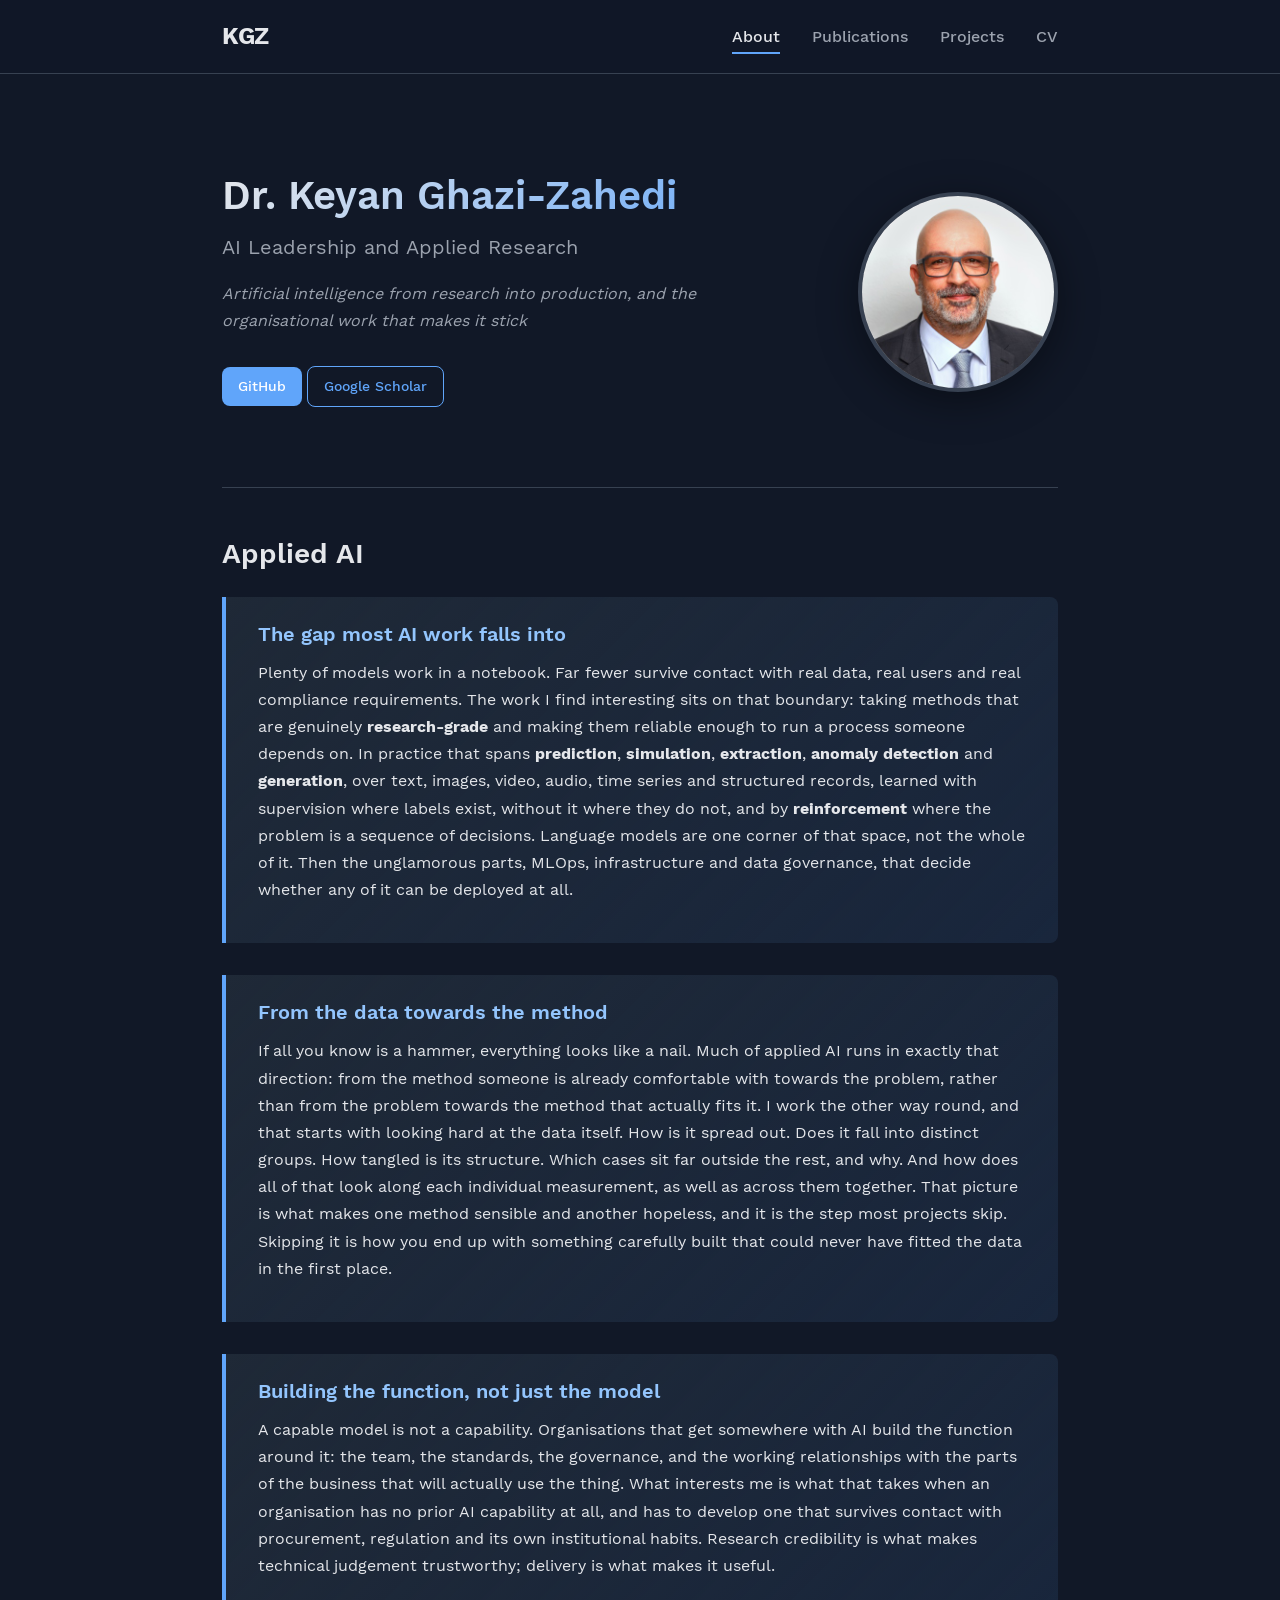
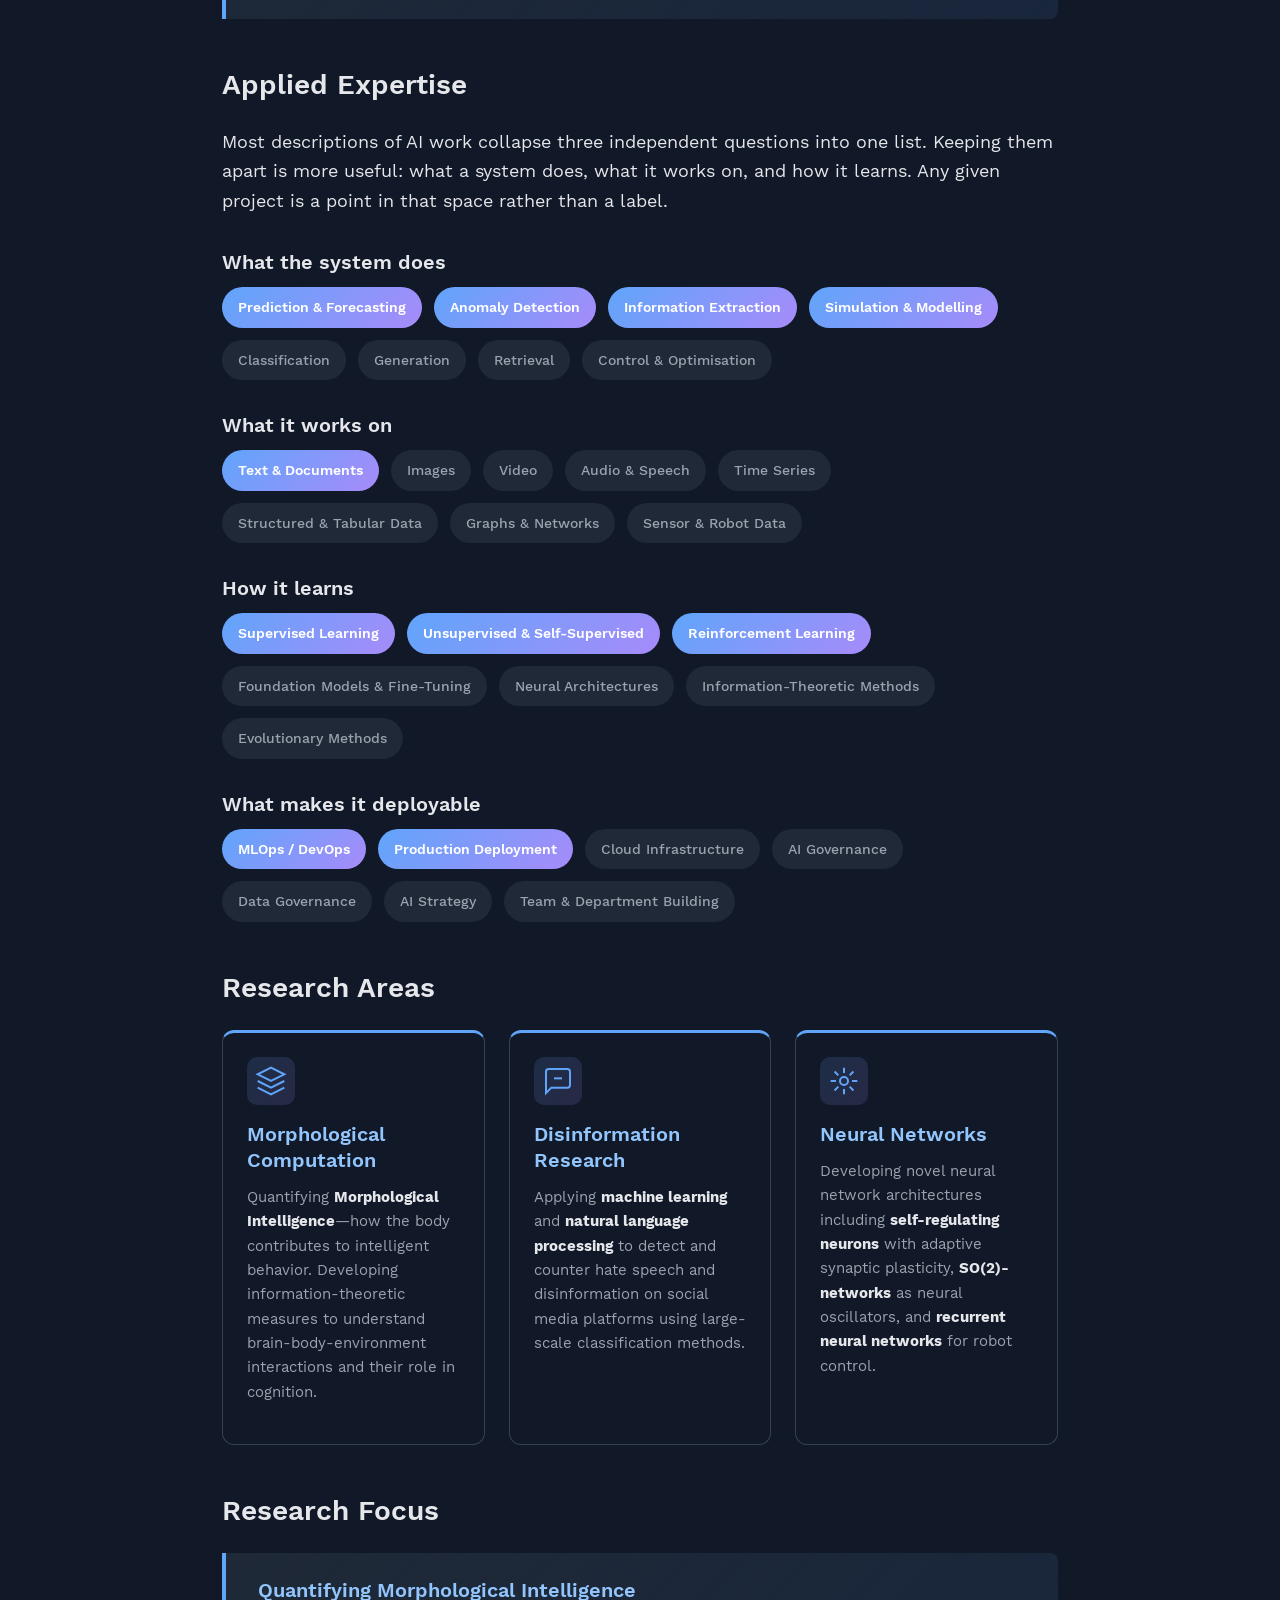
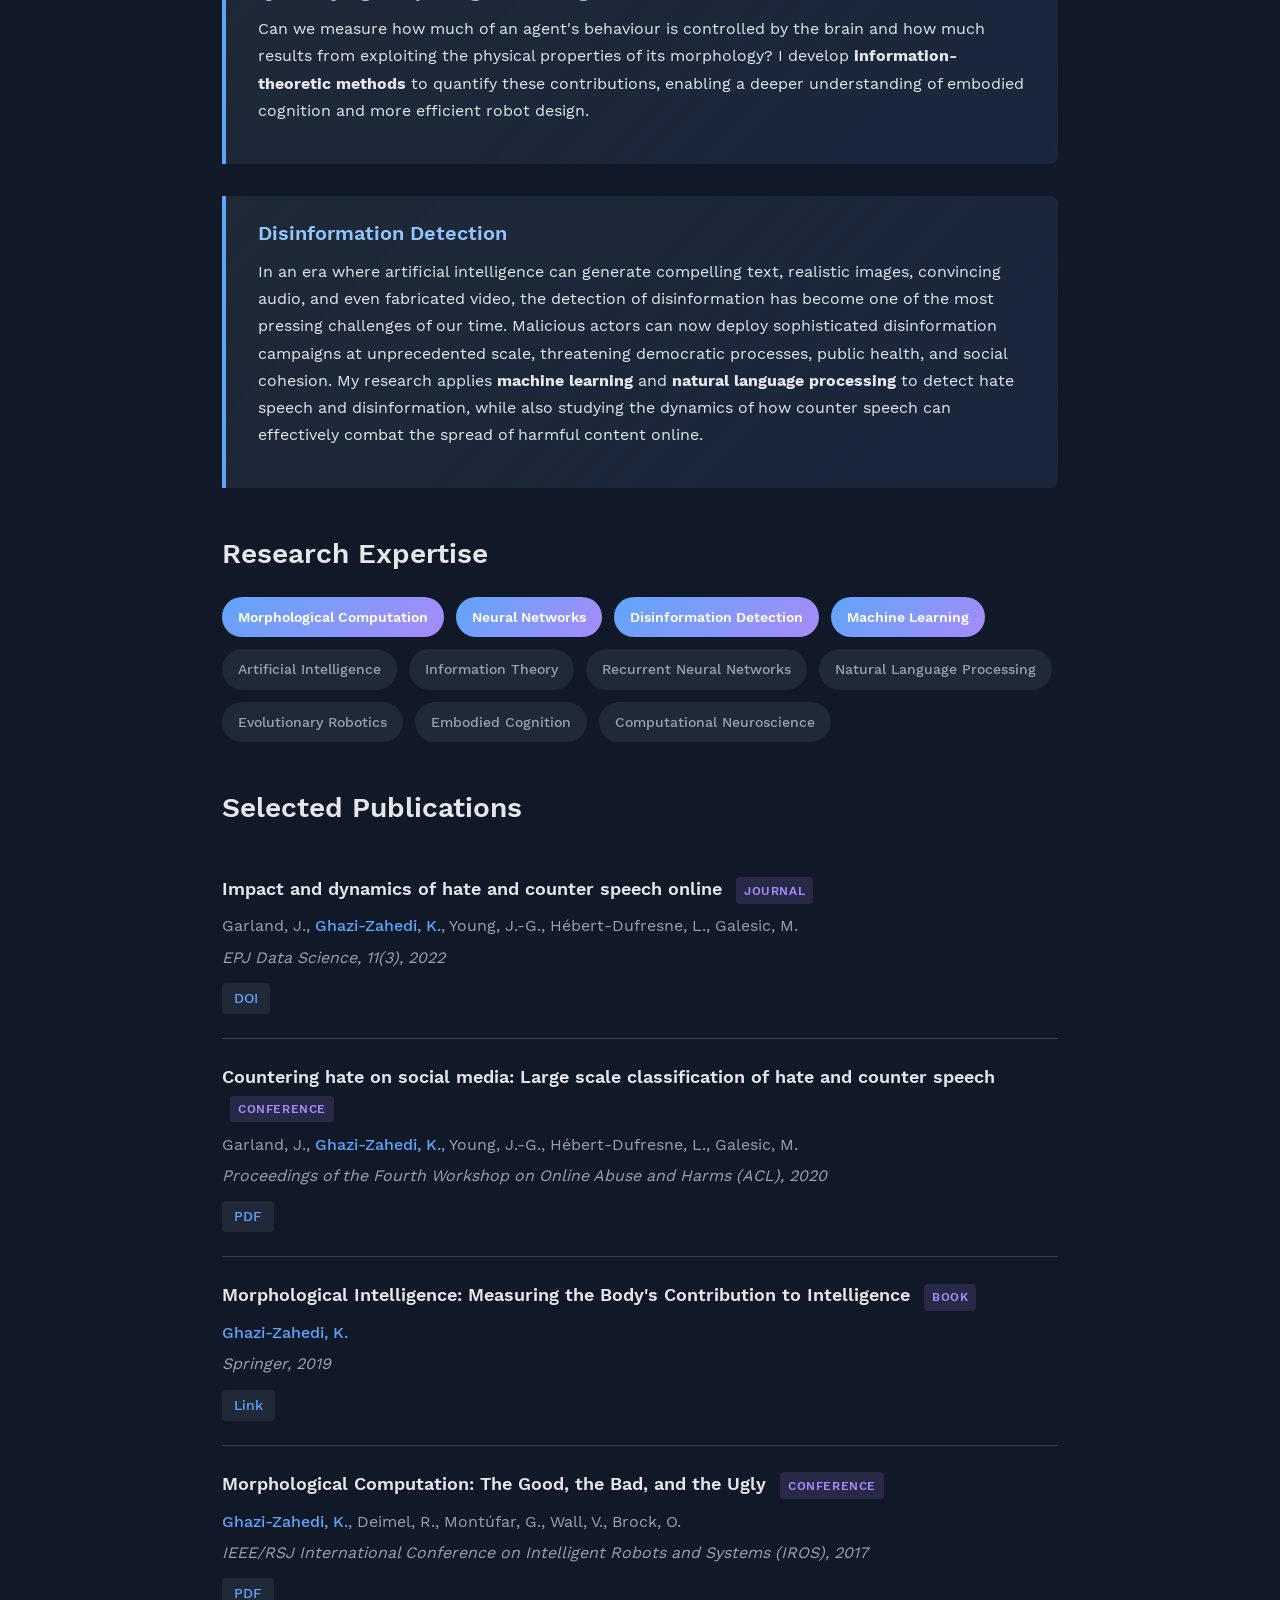
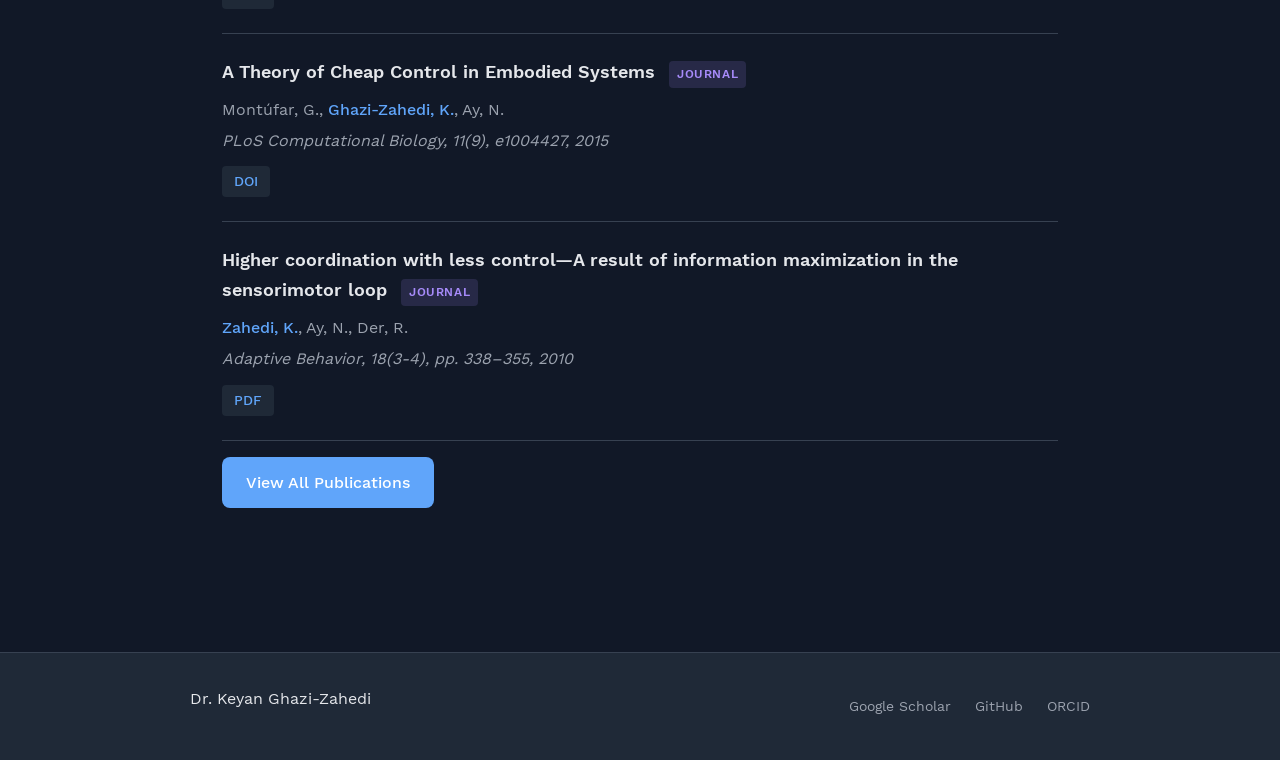
<file: index.html>
<!DOCTYPE html>
<html lang="en">
<head>
    <meta charset="UTF-8">
    <meta name="viewport" content="width=device-width, initial-scale=1.0">
    <title>Dr. Keyan Ghazi-Zahedi - AI Leadership and Applied Research</title>
    <meta name="description" content="Artificial intelligence from research into production: language model and retrieval pipelines, agentic systems, MLOps, and building the AI function inside an organisation. Research in morphological computation, neural networks and disinformation detection.">
    <link rel="stylesheet" href="css/style.css">
</head>
<body>
    <nav class="navbar">
        <div class="nav-container">
            <a href="index.html" class="nav-brand">KGZ</a>
            <ul class="nav-menu">
                <li><a href="index.html" class="nav-link active">About</a></li>
                <li><a href="publications.html" class="nav-link">Publications</a></li>
                <li><a href="projects.html" class="nav-link">Projects</a></li>
                <li><a href="cv.html" class="nav-link">CV</a></li>
            </ul>
            <button class="nav-toggle" aria-label="Toggle navigation">
                <span></span>
                <span></span>
                <span></span>
            </button>
        </div>
    </nav>

    <main class="main-content">
        <section class="hero">
            <div class="hero-content">
                <div class="hero-text">
                    <h1>Dr. Keyan Ghazi-Zahedi</h1>
                    <p class="subtitle">AI Leadership and Applied Research</p>
                    <p class="hero-tagline">Artificial intelligence from research into production, and the organisational work that makes it stick</p>
                    <p>
                        <a href="https://github.com/kzahedi" target="_blank" rel="noopener" class="btn btn-small">GitHub</a>
                        <a href="https://scholar.google.de/citations?user=ClJlXDIAAAAJ" target="_blank" rel="noopener" class="btn btn-small btn-secondary">Google Scholar</a>
                    </p>
                </div>
                <div class="hero-image">
                    <img src="assets/images/profile.jpg" alt="Dr. Keyan Ghazi-Zahedi" class="profile-img">
                </div>
            </div>
        </section>

        <section class="section">
            <h2>Applied AI</h2>
            <div class="highlight-box">
                <h3>The gap most AI work falls into</h3>
                <p>Plenty of models work in a notebook. Far fewer survive contact with real data, real users and real compliance requirements. The work I find interesting sits on that boundary: taking methods that are genuinely <strong>research-grade</strong> and making them reliable enough to run a process someone depends on. In practice that spans <strong>prediction</strong>, <strong>simulation</strong>, <strong>extraction</strong>, <strong>anomaly detection</strong> and <strong>generation</strong>, over text, images, video, audio, time series and structured records, learned with supervision where labels exist, without it where they do not, and by <strong>reinforcement</strong> where the problem is a sequence of decisions. Language models are one corner of that space, not the whole of it. Then the unglamorous parts, MLOps, infrastructure and data governance, that decide whether any of it can be deployed at all.</p>
            </div>
            <div class="highlight-box">
                <h3>From the data towards the method</h3>
                <p>If all you know is a hammer, everything looks like a nail. Much of applied AI runs in exactly that direction: from the method someone is already comfortable with towards the problem, rather than from the problem towards the method that actually fits it. I work the other way round, and that starts with looking hard at the data itself. How is it spread out. Does it fall into distinct groups. How tangled is its structure. Which cases sit far outside the rest, and why. And how does all of that look along each individual measurement, as well as across them together. That picture is what makes one method sensible and another hopeless, and it is the step most projects skip. Skipping it is how you end up with something carefully built that could never have fitted the data in the first place.</p>
            </div>
            <div class="highlight-box">
                <h3>Building the function, not just the model</h3>
                <p>A capable model is not a capability. Organisations that get somewhere with AI build the function around it: the team, the standards, the governance, and the working relationships with the parts of the business that will actually use the thing. What interests me is what that takes when an organisation has no prior AI capability at all, and has to develop one that survives contact with procurement, regulation and its own institutional habits. Research credibility is what makes technical judgement trustworthy; delivery is what makes it useful.</p>
            </div>
        </section>

        <section class="section">
            <h2>Applied Expertise</h2>
            <p class="research-intro">Most descriptions of AI work collapse three independent questions into one list. Keeping them apart is more useful: what a system does, what it works on, and how it learns. Any given project is a point in that space rather than a label.</p>

            <h3>What the system does</h3>
            <div class="tags">
                <span class="tag highlight-tag">Prediction &amp; Forecasting</span>
                <span class="tag highlight-tag">Anomaly Detection</span>
                <span class="tag highlight-tag">Information Extraction</span>
                <span class="tag highlight-tag">Simulation &amp; Modelling</span>
                <span class="tag">Classification</span>
                <span class="tag">Generation</span>
                <span class="tag">Retrieval</span>
                <span class="tag">Control &amp; Optimisation</span>
            </div>

            <h3>What it works on</h3>
            <div class="tags">
                <span class="tag highlight-tag">Text &amp; Documents</span>
                <span class="tag">Images</span>
                <span class="tag">Video</span>
                <span class="tag">Audio &amp; Speech</span>
                <span class="tag">Time Series</span>
                <span class="tag">Structured &amp; Tabular Data</span>
                <span class="tag">Graphs &amp; Networks</span>
                <span class="tag">Sensor &amp; Robot Data</span>
            </div>

            <h3>How it learns</h3>
            <div class="tags">
                <span class="tag highlight-tag">Supervised Learning</span>
                <span class="tag highlight-tag">Unsupervised &amp; Self-Supervised</span>
                <span class="tag highlight-tag">Reinforcement Learning</span>
                <span class="tag">Foundation Models &amp; Fine-Tuning</span>
                <span class="tag">Neural Architectures</span>
                <span class="tag">Information-Theoretic Methods</span>
                <span class="tag">Evolutionary Methods</span>
            </div>

            <h3>What makes it deployable</h3>
            <div class="tags">
                <span class="tag highlight-tag">MLOps / DevOps</span>
                <span class="tag highlight-tag">Production Deployment</span>
                <span class="tag">Cloud Infrastructure</span>
                <span class="tag">AI Governance</span>
                <span class="tag">Data Governance</span>
                <span class="tag">AI Strategy</span>
                <span class="tag">Team &amp; Department Building</span>
            </div>
        </section>

        <section class="section">
            <h2>Research Areas</h2>
            <div class="research-cards three-columns">
                <div class="research-card featured">
                    <div class="card-icon">
                        <svg xmlns="http://www.w3.org/2000/svg" width="32" height="32" viewBox="0 0 24 24" fill="none" stroke="currentColor" stroke-width="1.5">
                            <path d="M12 2L2 7l10 5 10-5-10-5z"/>
                            <path d="M2 17l10 5 10-5"/>
                            <path d="M2 12l10 5 10-5"/>
                        </svg>
                    </div>
                    <h3>Morphological Computation</h3>
                    <p>Quantifying <strong>Morphological Intelligence</strong>—how the body contributes to intelligent behavior. Developing information-theoretic measures to understand brain-body-environment interactions and their role in cognition.</p>
                </div>
                <div class="research-card featured">
                    <div class="card-icon">
                        <svg xmlns="http://www.w3.org/2000/svg" width="32" height="32" viewBox="0 0 24 24" fill="none" stroke="currentColor" stroke-width="1.5">
                            <path d="M21 15a2 2 0 0 1-2 2H7l-4 4V5a2 2 0 0 1 2-2h14a2 2 0 0 1 2 2z"/>
                            <line x1="9" y1="10" x2="15" y2="10"/>
                        </svg>
                    </div>
                    <h3>Disinformation Research</h3>
                    <p>Applying <strong>machine learning</strong> and <strong>natural language processing</strong> to detect and counter hate speech and disinformation on social media platforms using large-scale classification methods.</p>
                </div>
                <div class="research-card featured">
                    <div class="card-icon">
                        <svg xmlns="http://www.w3.org/2000/svg" width="32" height="32" viewBox="0 0 24 24" fill="none" stroke="currentColor" stroke-width="1.5">
                            <circle cx="12" cy="12" r="3"/>
                            <path d="M12 2v4m0 12v4M2 12h4m12 0h4"/>
                            <path d="m4.93 4.93 2.83 2.83m8.48 8.48 2.83 2.83m0-14.14-2.83 2.83m-8.48 8.48-2.83 2.83"/>
                        </svg>
                    </div>
                    <h3>Neural Networks</h3>
                    <p>Developing novel neural network architectures including <strong>self-regulating neurons</strong> with adaptive synaptic plasticity, <strong>SO(2)-networks</strong> as neural oscillators, and <strong>recurrent neural networks</strong> for robot control.</p>
                </div>
            </div>
        </section>

        <section class="section">
            <h2>Research Focus</h2>
            <div class="highlight-box">
                <h3>Quantifying Morphological Intelligence</h3>
                <p>Can we measure how much of an agent's behaviour is controlled by the brain and how much results from exploiting the physical properties of its morphology? I develop <strong>information-theoretic methods</strong> to quantify these contributions, enabling a deeper understanding of embodied cognition and more efficient robot design.</p>
            </div>
            <div class="highlight-box">
                <h3>Disinformation Detection</h3>
                <p>In an era where artificial intelligence can generate compelling text, realistic images, convincing audio, and even fabricated video, the detection of disinformation has become one of the most pressing challenges of our time. Malicious actors can now deploy sophisticated disinformation campaigns at unprecedented scale, threatening democratic processes, public health, and social cohesion. My research applies <strong>machine learning</strong> and <strong>natural language processing</strong> to detect hate speech and disinformation, while also studying the dynamics of how counter speech can effectively combat the spread of harmful content online.</p>
            </div>
        </section>

        <section class="section">
            <h2>Research Expertise</h2>
            <div class="tags">
                <span class="tag highlight-tag">Morphological Computation</span>
                <span class="tag highlight-tag">Neural Networks</span>
                <span class="tag highlight-tag">Disinformation Detection</span>
                <span class="tag highlight-tag">Machine Learning</span>
                <span class="tag">Artificial Intelligence</span>
                <span class="tag">Information Theory</span>
                <span class="tag">Recurrent Neural Networks</span>
                <span class="tag">Natural Language Processing</span>
                <span class="tag">Evolutionary Robotics</span>
                <span class="tag">Embodied Cognition</span>
                <span class="tag">Computational Neuroscience</span>
            </div>
        </section>

        <section class="section">
            <h2>Selected Publications</h2>
            <div class="publication-preview" id="selected-publications">
                <!-- Populated by JavaScript -->
            </div>
            <a href="publications.html" class="btn">View All Publications</a>
        </section>
    </main>

    <footer class="footer">
        <div class="footer-content">
            <p>Dr. Keyan Ghazi-Zahedi</p>
            <div class="footer-links">
                <a href="https://scholar.google.de/citations?user=ClJlXDIAAAAJ" target="_blank" rel="noopener">Google Scholar</a>
                <a href="https://github.com/kzahedi" target="_blank" rel="noopener">GitHub</a>
                <a href="https://orcid.org/0000-0003-0409-6284" target="_blank" rel="noopener">ORCID</a>
            </div>
        </div>
    </footer>

    <script src="js/bibtex-parser.js"></script>
    <script src="js/main.js"></script>
</body>
</html>
</file>
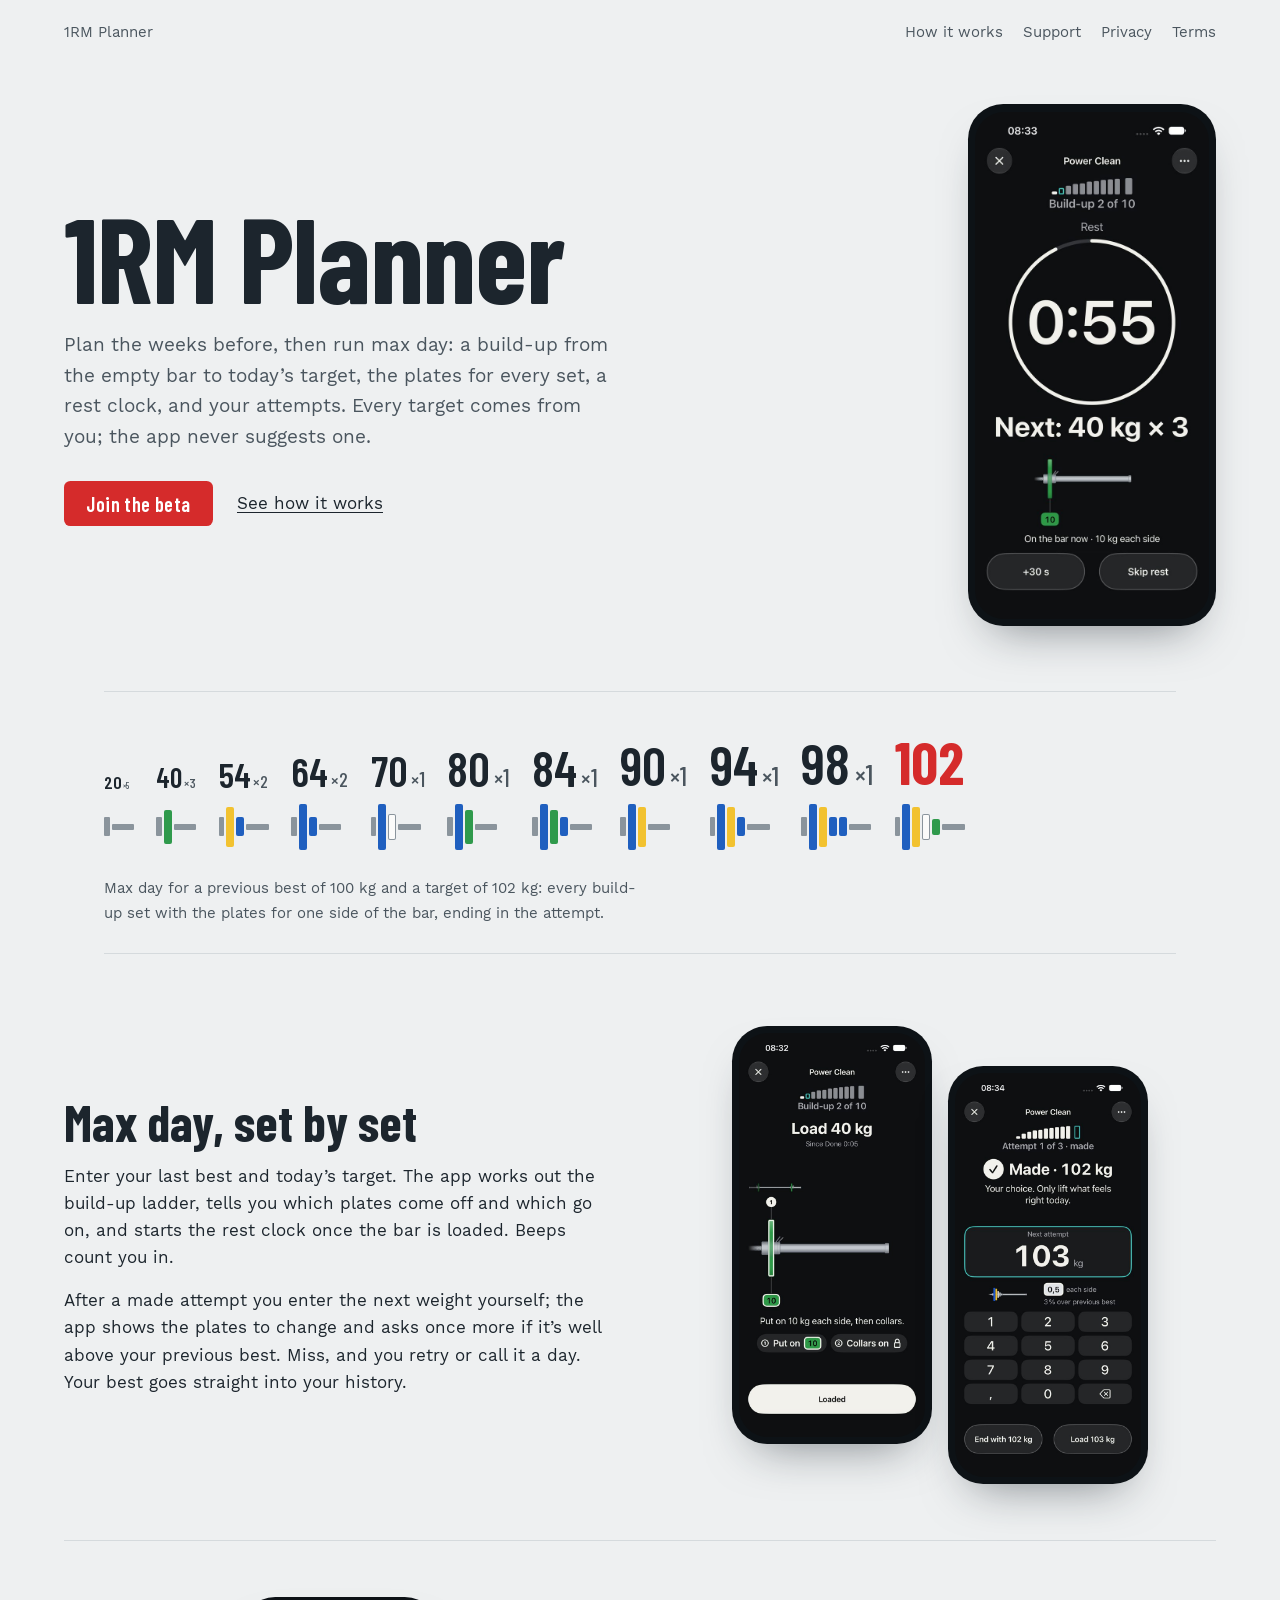
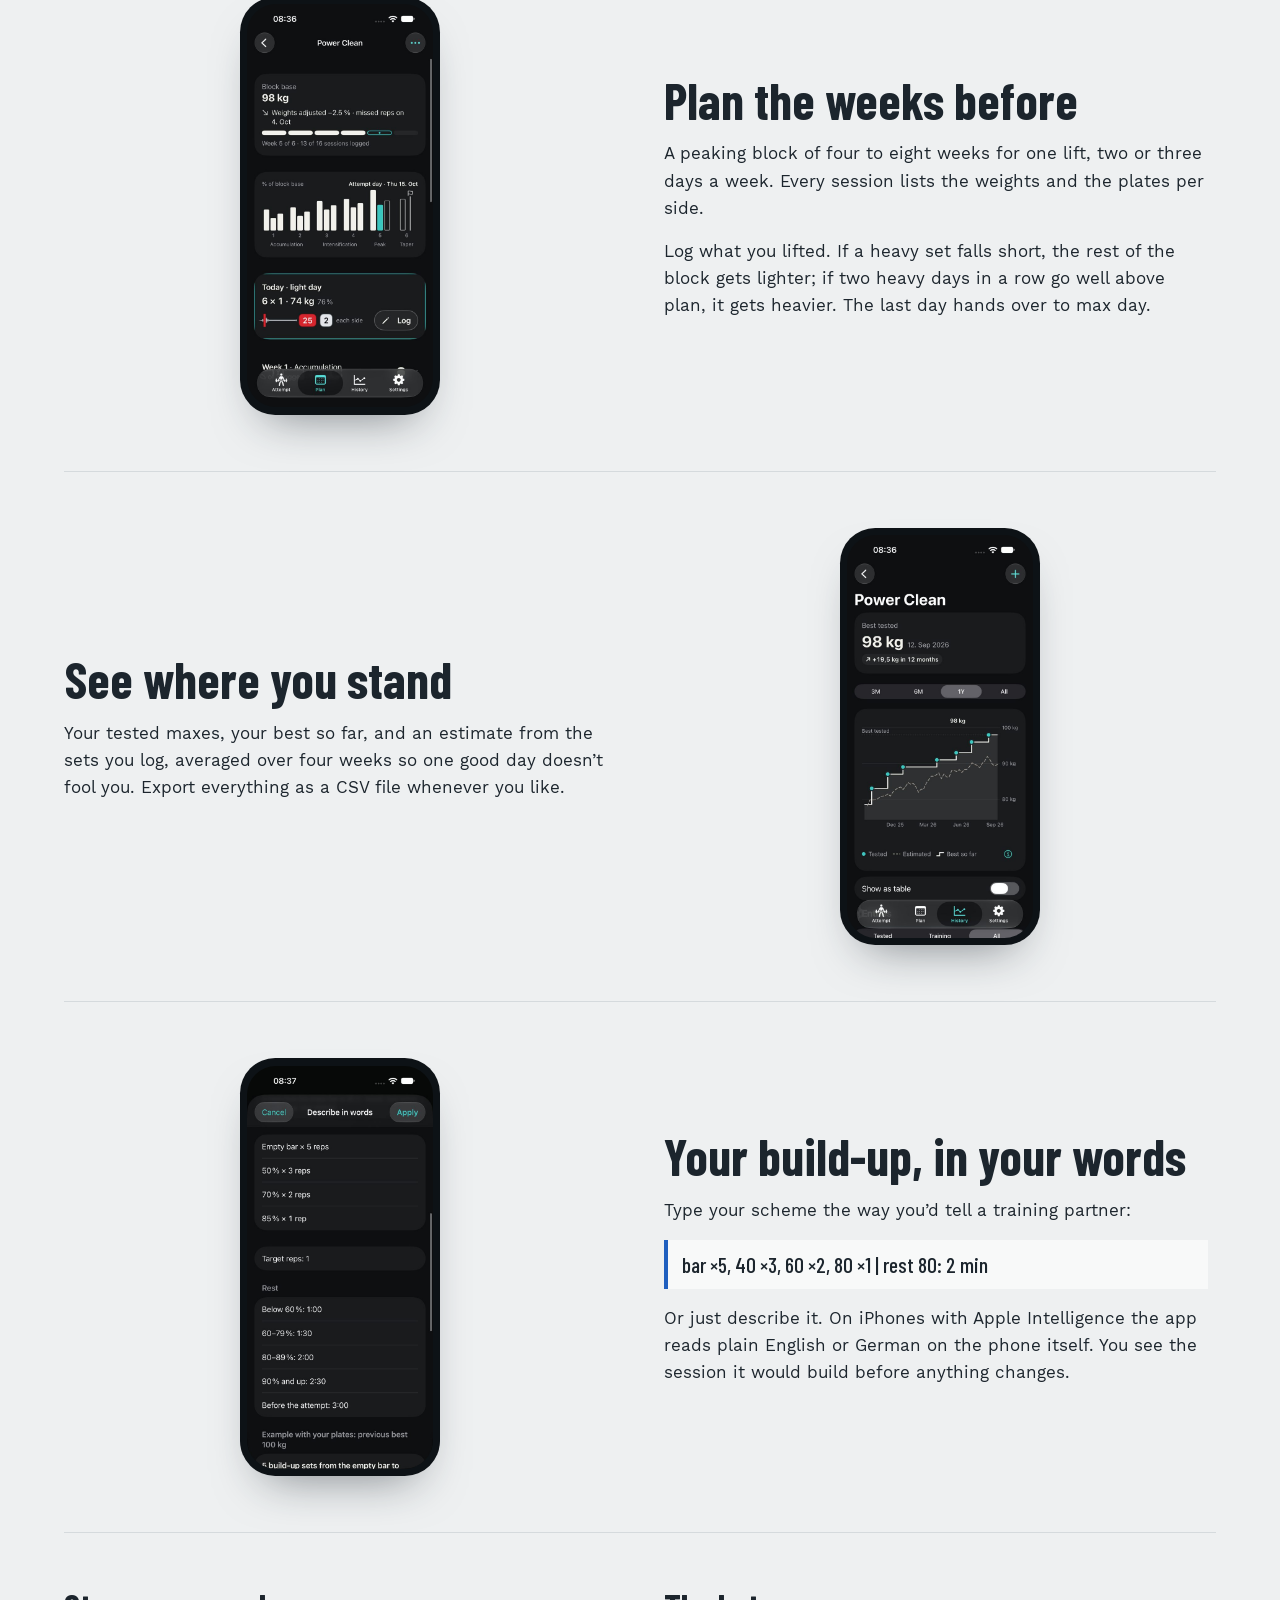
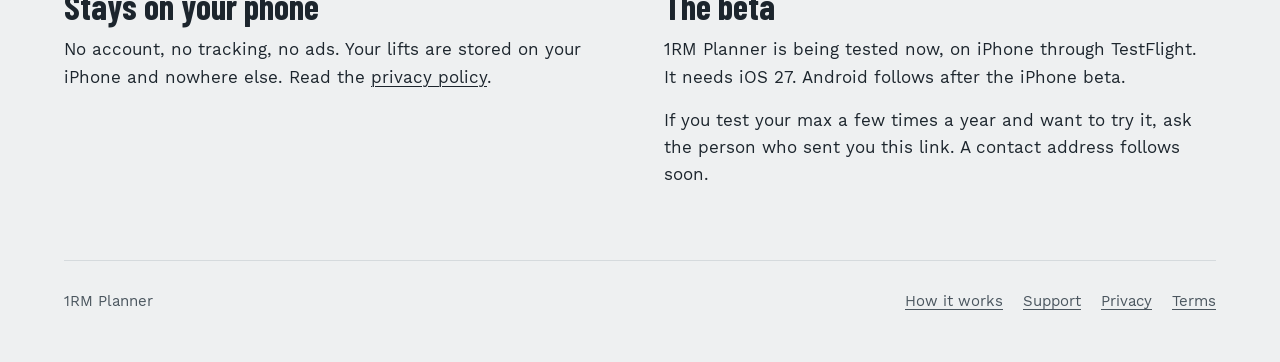
<file: 1rm/index.html>
<!DOCTYPE html>
<html lang="en">
<head>
  <meta charset="utf-8">
  <meta name="viewport" content="width=device-width, initial-scale=1">
  <title>1RM Planner: plan, build up, load and lift your max</title>
  <meta name="description" content="An iPhone app for barbell lifters: plan a peaking block, get a build-up from the empty bar to your max, see which plates go on and off, and run your attempts with a rest clock.">
  <meta name="color-scheme" content="light dark">
  <meta name="robots" content="noindex">
  <link rel="stylesheet" href="style.css">
</head>
<body>
  <div class="wrap">
    <header class="top">
      <a href="index.html">1RM Planner</a>
      <nav aria-label="1RM Planner">
        <a href="howto.html">How it works</a>
        <a href="support.html">Support</a>
        <a href="privacy.html">Privacy</a>
        <a href="terms.html">Terms</a>
      </nav>
    </header>

    <main>
      <section class="hero">
        <div>
          <h1>1RM Planner</h1>
          <p>Plan the weeks before, then run max day: a build-up from the empty bar to today&#8217;s target, the plates for every set, a rest clock, and your attempts. Every target comes from you; the app never suggests one.</p>
          <div class="actions">
            <a class="button" href="#beta">Join the beta</a>
            <a href="howto.html">See how it works</a>
          </div>
        </div>
        <div class="phone"><img src="img/rest.jpg" width="600" height="1304" alt="Rest screen: a large clock counting down in a ring, the next lift, 40 kg for 3, and the bar as it is now."></div>
      </section>

      <figure class="ladder">
        <ol aria-label="Example build-up, previous best 100 kg, target 102 kg">
          <li style="--w: 0.000; --step: 0" aria-label="20 kg for 5; per side: no plates">
            <span class="set">20<small>×5</small></span>
            <span class="plates" aria-hidden="true"></span>
          </li>
          <li style="--w: 0.244; --step: 1" aria-label="40 kg for 3; per side: 10">
            <span class="set">40<small>×3</small></span>
            <span class="plates" aria-hidden="true"><i class="p10"></i></span>
          </li>
          <li style="--w: 0.415; --step: 2" aria-label="54 kg for 2; per side: 15 + 2">
            <span class="set">54<small>×2</small></span>
            <span class="plates" aria-hidden="true"><i class="p15"></i><i class="p2s"></i></span>
          </li>
          <li style="--w: 0.537; --step: 3" aria-label="64 kg for 2; per side: 20 + 2">
            <span class="set">64<small>×2</small></span>
            <span class="plates" aria-hidden="true"><i class="p20"></i><i class="p2s"></i></span>
          </li>
          <li style="--w: 0.610; --step: 4" aria-label="70 kg for 1; per side: 20 + 5">
            <span class="set">70<small>×1</small></span>
            <span class="plates" aria-hidden="true"><i class="p20"></i><i class="p5"></i></span>
          </li>
          <li style="--w: 0.732; --step: 5" aria-label="80 kg for 1; per side: 20 + 10">
            <span class="set">80<small>×1</small></span>
            <span class="plates" aria-hidden="true"><i class="p20"></i><i class="p10"></i></span>
          </li>
          <li style="--w: 0.780; --step: 6" aria-label="84 kg for 1; per side: 20 + 10 + 2">
            <span class="set">84<small>×1</small></span>
            <span class="plates" aria-hidden="true"><i class="p20"></i><i class="p10"></i><i class="p2s"></i></span>
          </li>
          <li style="--w: 0.854; --step: 7" aria-label="90 kg for 1; per side: 20 + 15">
            <span class="set">90<small>×1</small></span>
            <span class="plates" aria-hidden="true"><i class="p20"></i><i class="p15"></i></span>
          </li>
          <li style="--w: 0.902; --step: 8" aria-label="94 kg for 1; per side: 20 + 15 + 2">
            <span class="set">94<small>×1</small></span>
            <span class="plates" aria-hidden="true"><i class="p20"></i><i class="p15"></i><i class="p2s"></i></span>
          </li>
          <li style="--w: 0.951; --step: 9" aria-label="98 kg for 1; per side: 20 + 15 + 2 + 2">
            <span class="set">98<small>×1</small></span>
            <span class="plates" aria-hidden="true"><i class="p20"></i><i class="p15"></i><i class="p2s"></i><i class="p2s"></i></span>
          </li>
          <li class="attempt" style="--w: 1.000; --step: 10" aria-label="102 kg for 1, the attempt; per side: 20 + 15 + 5 + 1">
            <span class="set">102</span>
            <span class="plates" aria-hidden="true"><i class="p20"></i><i class="p15"></i><i class="p5"></i><i class="p1s"></i></span>
          </li>
        </ol>
        <figcaption>Max day for a previous best of 100 kg and a target of 102 kg: every build-up set with the plates for one side of the bar, ending in the attempt.</figcaption>
      </figure>

      <section class="feature">
        <div class="copy">
          <h2>Max day, set by set</h2>
          <p>Enter your last best and today&#8217;s target. The app works out the build-up ladder, tells you which plates come off and which go on, and starts the rest clock once the bar is loaded. Beeps count you in.</p>
          <p>After a made attempt you enter the next weight yourself; the app shows the plates to change and asks once more if it&#8217;s well above your previous best. Miss, and you retry or call it a day. Your best goes straight into your history.</p>
        </div>
        <div class="shots">
          <div class="phone"><img src="img/load.jpg" width="600" height="1304" alt="Load screen: the bar with the 10 kg plate to put on each side, and the steps in words: put on 10, collars on." loading="lazy"></div>
          <div class="phone"><img src="img/decision.jpg" width="600" height="1304" alt="After a made attempt: the next attempt, 103 kg, typed by the lifter on a large keypad, with the plate to add per side." loading="lazy"></div>
        </div>
      </section>

      <section class="feature flip">
        <div class="copy">
          <h2>Plan the weeks before</h2>
          <p>A peaking block of four to eight weeks for one lift, two or three days a week. Every session lists the weights and the plates per side.</p>
          <p>Log what you lifted. If a heavy set falls short, the rest of the block gets lighter; if two heavy days in a row go well above plan, it gets heavier. The last day hands over to max day.</p>
        </div>
        <div class="shots">
          <div class="phone"><img src="img/block.jpg" width="600" height="1304" alt="A training block: the block base, the current adjustment, the weeks as bars and today&#8217;s session with its plates." loading="lazy"></div>
        </div>
      </section>

      <section class="feature">
        <div class="copy">
          <h2>See where you stand</h2>
          <p>Your tested maxes, your best so far, and an estimate from the sets you log, averaged over four weeks so one good day doesn&#8217;t fool you. Export everything as a CSV file whenever you like.</p>
        </div>
        <div class="shots">
          <div class="phone"><img src="img/history.jpg" width="600" height="1304" alt="A lift&#8217;s history: the best tested 1RM, a chart of tested maxes, the estimate and the best so far over a year." loading="lazy"></div>
        </div>
      </section>

      <section class="feature flip">
        <div class="copy">
          <h2>Your build-up, in your words</h2>
          <p>Type your scheme the way you&#8217;d tell a training partner:</p>
          <p class="notation">bar ×5, 40 ×3, 60 ×2, 80 ×1 | rest 80: 2 min</p>
          <p>Or just describe it. On iPhones with Apple Intelligence the app reads plain English or German on the phone itself. You see the session it would build before anything changes.</p>
        </div>
        <div class="shots">
          <div class="phone"><img src="img/scheme.jpg" width="600" height="1304" alt="The scheme preview: build-up steps, target reps and the rest before each set." loading="lazy"></div>
        </div>
      </section>

      <section class="quiet">
        <div>
          <h2>Stays on your phone</h2>
          <p>No account, no tracking, no ads. Your lifts are stored on your iPhone and nowhere else. Read the <a href="privacy.html">privacy policy</a>.</p>
        </div>
        <div id="beta">
          <h2>The beta</h2>
          <p>1RM Planner is being tested now, on iPhone through TestFlight. It needs iOS 27. Android follows after the iPhone beta.</p>
          <p>If you test your max a few times a year and want to try it, ask the person who sent you this link. A contact address follows soon.</p>
        </div>
      </section>
    </main>

    <footer>
      <span>1RM Planner</span>
      <nav aria-label="More">
        <a href="howto.html">How it works</a>
        <a href="support.html">Support</a>
        <a href="privacy.html">Privacy</a>
        <a href="terms.html">Terms</a>
      </nav>
    </footer>
  </div>
  <script>
    // The address is assembled in the browser, so it isn't sitting in the page source for spam bots.
    document.querySelectorAll("a.mail").forEach(function (a) {
      var address = a.dataset.user + "@" + a.dataset.domain;
      a.href = "mailto:" + address;
      a.textContent = address;
    });
  </script>
</body>
</html>
</file>
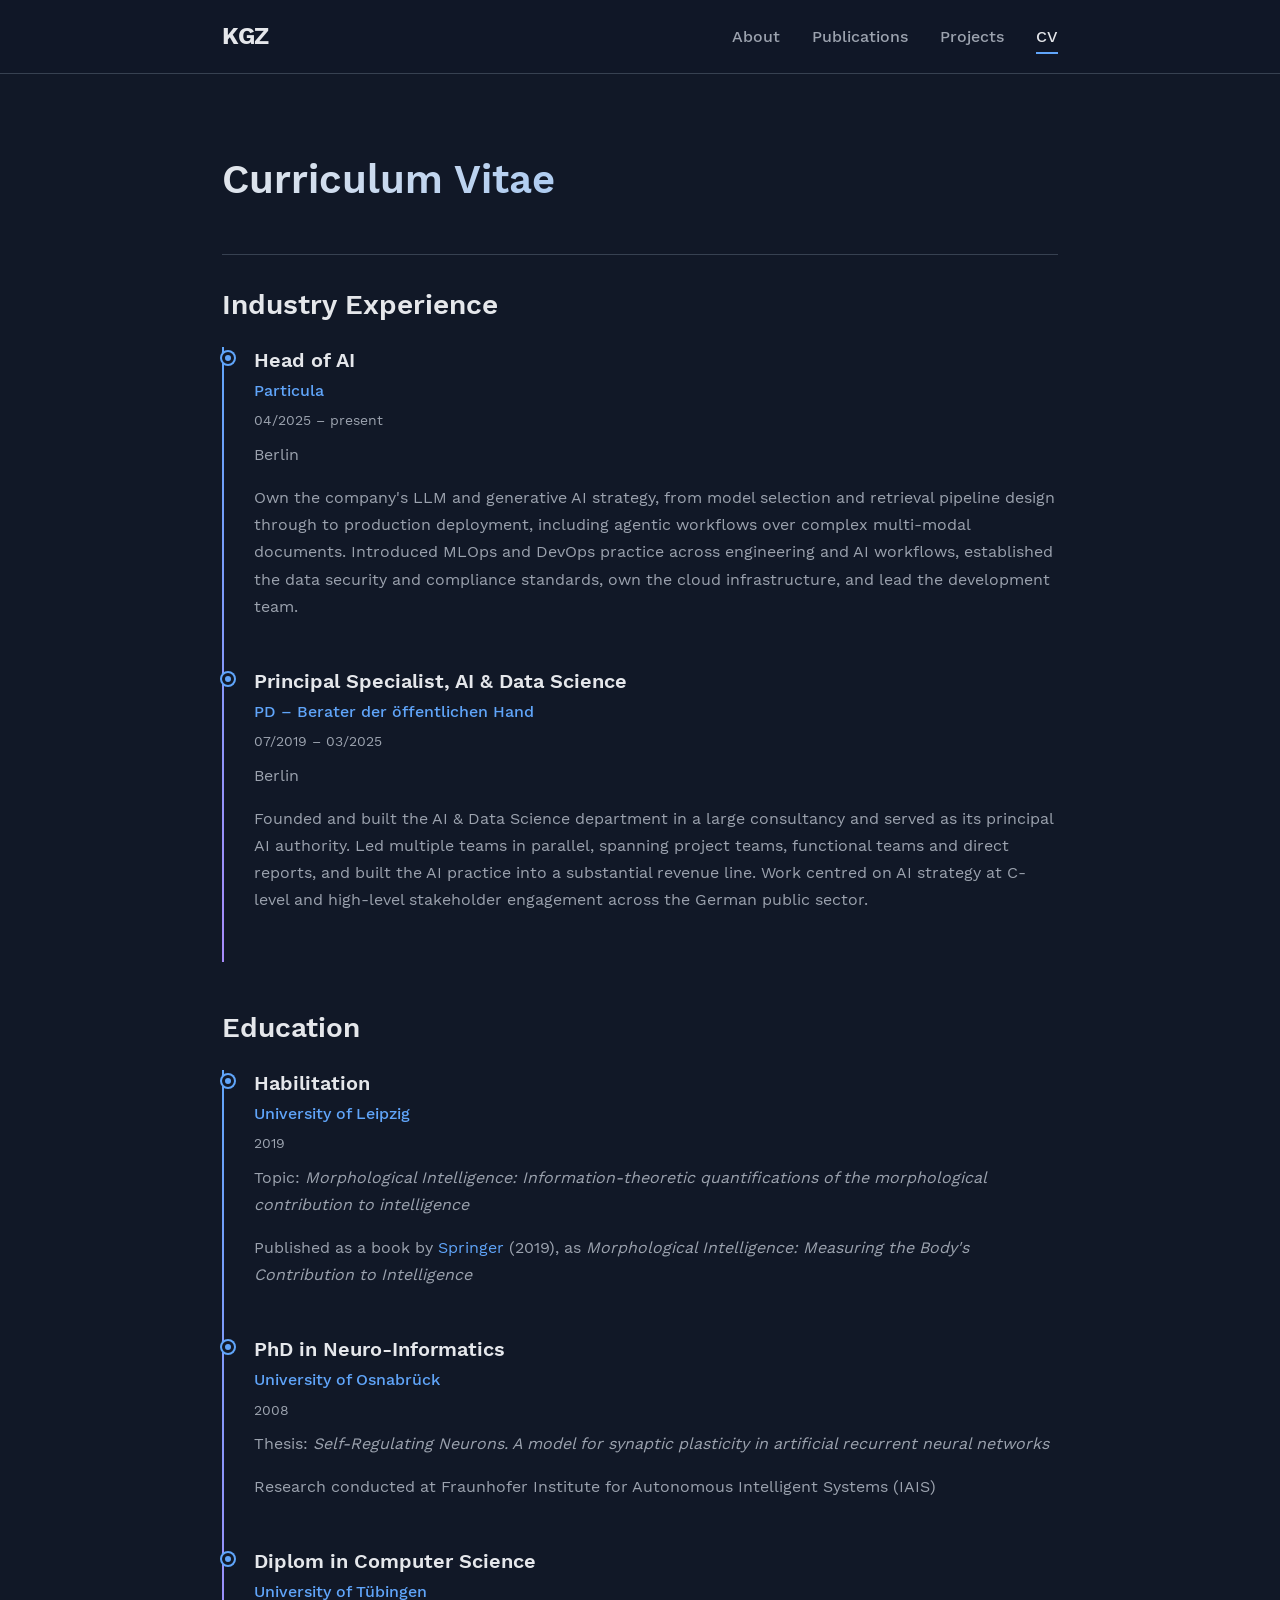
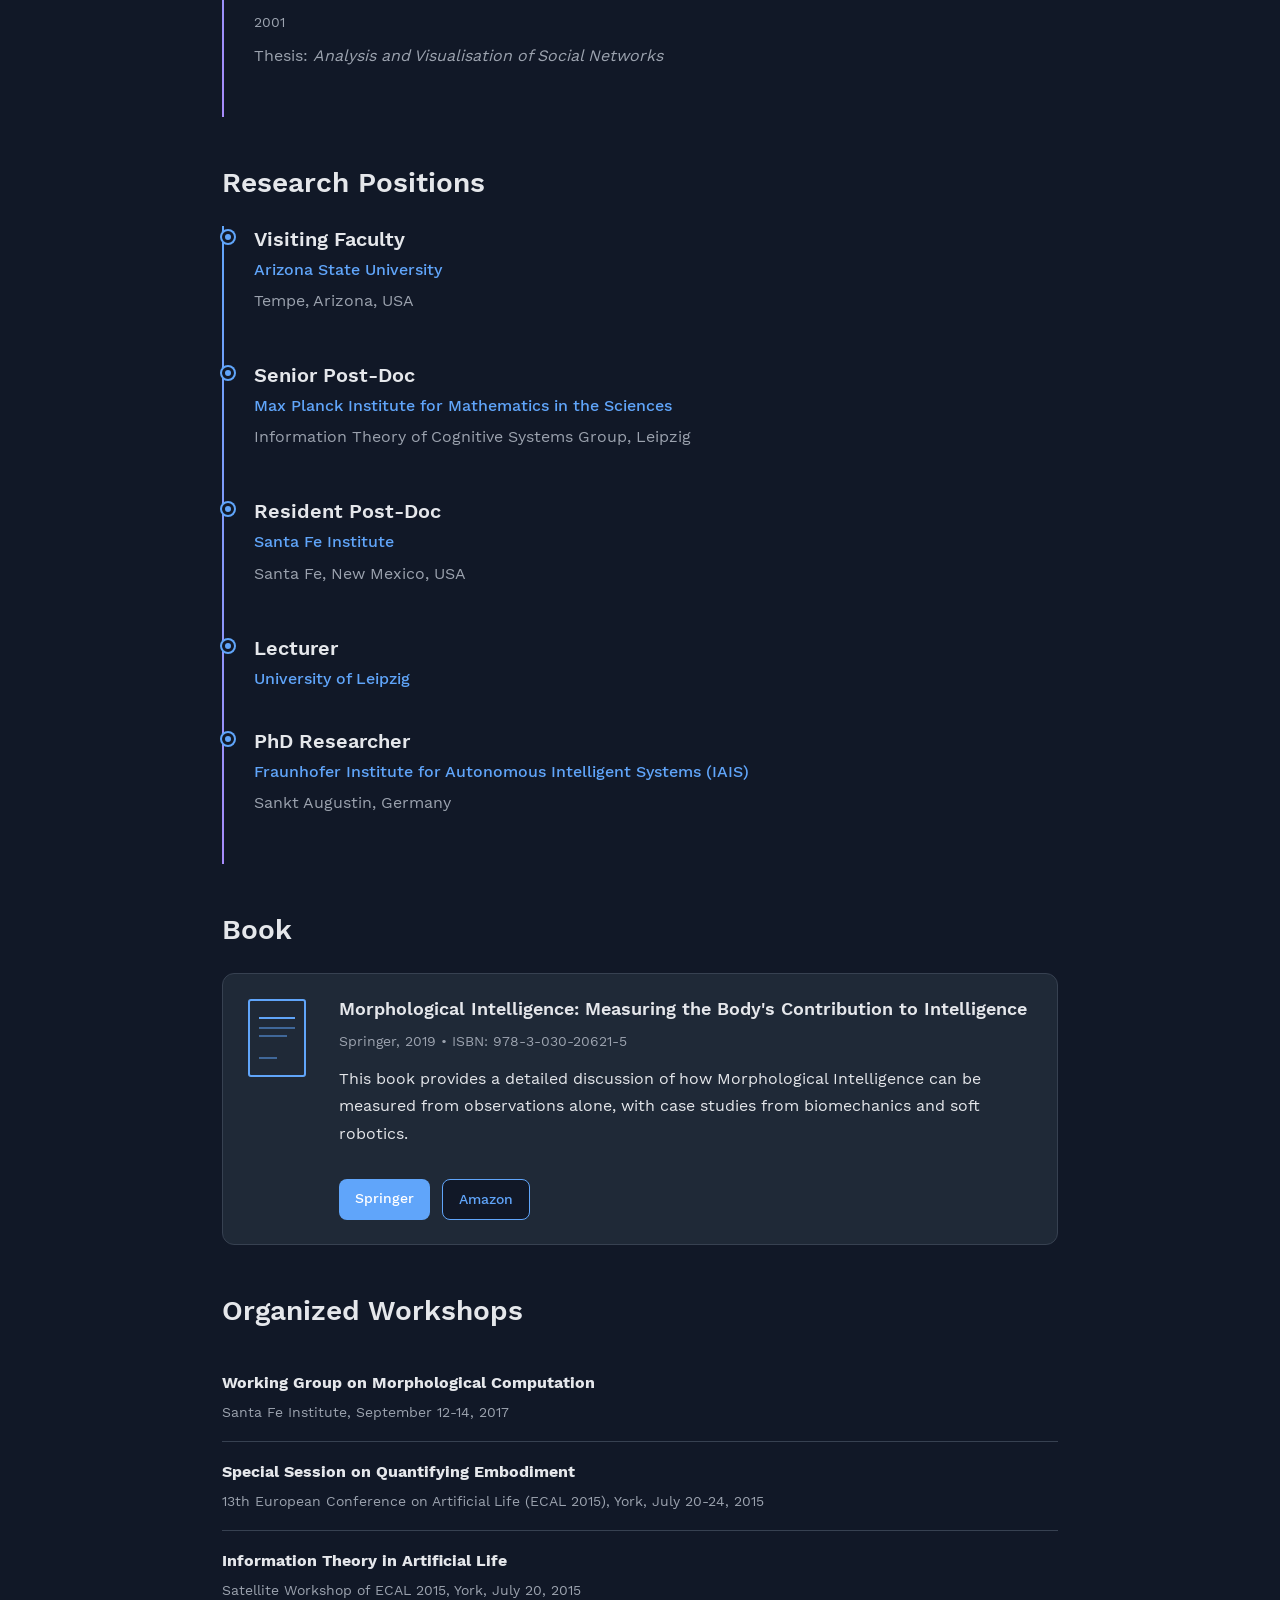
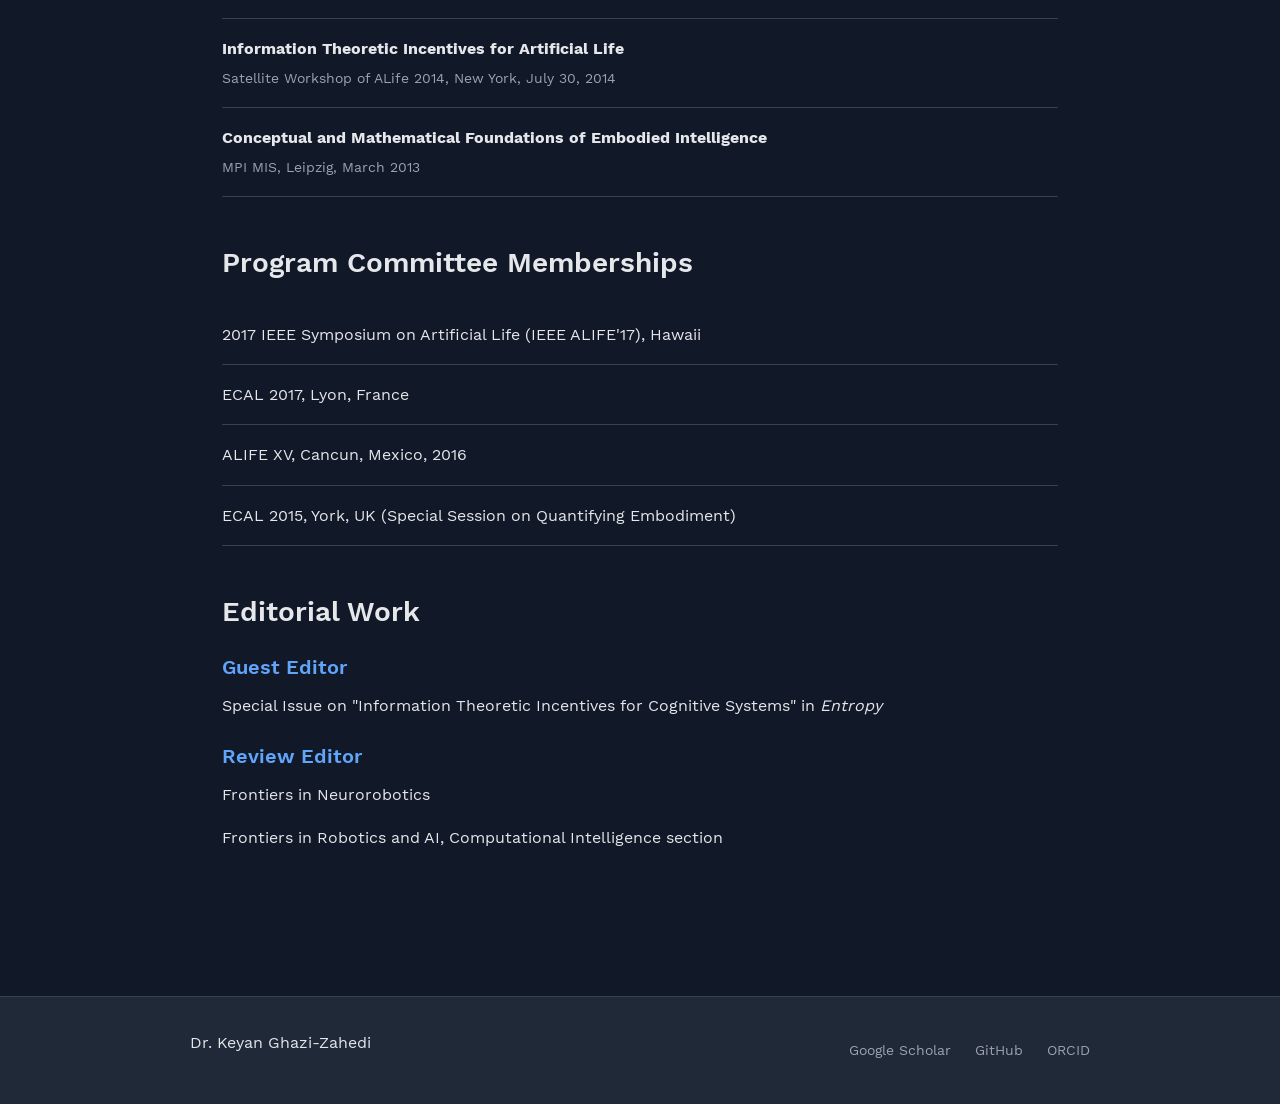
<file: cv.html>
<!DOCTYPE html>
<html lang="en">
<head>
    <meta charset="UTF-8">
    <meta name="viewport" content="width=device-width, initial-scale=1.0">
    <title>CV - Dr. Keyan Ghazi-Zahedi</title>
    <link rel="stylesheet" href="css/style.css">
</head>
<body>
    <nav class="navbar">
        <div class="nav-container">
            <a href="index.html" class="nav-brand">KGZ</a>
            <ul class="nav-menu">
                <li><a href="index.html" class="nav-link">About</a></li>
                <li><a href="publications.html" class="nav-link">Publications</a></li>
                <li><a href="projects.html" class="nav-link">Projects</a></li>
                <li><a href="cv.html" class="nav-link active">CV</a></li>
            </ul>
            <button class="nav-toggle" aria-label="Toggle navigation">
                <span></span>
                <span></span>
                <span></span>
            </button>
        </div>
    </nav>

    <main class="main-content">
        <section class="page-header">
            <h1>Curriculum Vitae</h1>
        </section>

        <section class="section cv-section">
            <h2>Industry Experience</h2>
            <div class="timeline">
                <div class="timeline-item">
                    <div class="timeline-marker"></div>
                    <div class="timeline-content">
                        <h3>Head of AI</h3>
                        <p class="institution">Particula</p>
                        <p class="year">04/2025 &ndash; present</p>
                        <p class="description">Berlin</p>
                        <p class="description">Own the company's LLM and generative AI strategy, from model selection and retrieval pipeline design through to production deployment, including agentic workflows over complex multi-modal documents. Introduced MLOps and DevOps practice across engineering and AI workflows, established the data security and compliance standards, own the cloud infrastructure, and lead the development team.</p>
                    </div>
                </div>
                <div class="timeline-item">
                    <div class="timeline-marker"></div>
                    <div class="timeline-content">
                        <h3>Principal Specialist, AI &amp; Data Science</h3>
                        <p class="institution">PD &ndash; Berater der &ouml;ffentlichen Hand</p>
                        <p class="year">07/2019 &ndash; 03/2025</p>
                        <p class="description">Berlin</p>
                        <p class="description">Founded and built the AI &amp; Data Science department in a large consultancy and served as its principal AI authority. Led multiple teams in parallel, spanning project teams, functional teams and direct reports, and built the AI practice into a substantial revenue line. Work centred on AI strategy at C-level and high-level stakeholder engagement across the German public sector.</p>
                    </div>
                </div>
            </div>
        </section>

        <section class="section cv-section">
            <h2>Education</h2>
            <div class="timeline">
                <div class="timeline-item">
                    <div class="timeline-marker"></div>
                    <div class="timeline-content">
                        <h3>Habilitation</h3>
                        <p class="institution">University of Leipzig</p>
                        <p class="year">2019</p>
                        <p class="description">Topic: <em>Morphological Intelligence: Information-theoretic quantifications of the morphological contribution to intelligence</em></p>
                        <p class="description">Published as a book by <a href="https://link.springer.com/book/10.1007/978-3-030-20621-5" target="_blank" rel="noopener">Springer</a> (2019), as <em>Morphological Intelligence: Measuring the Body's Contribution to Intelligence</em></p>
                    </div>
                </div>
                <div class="timeline-item">
                    <div class="timeline-marker"></div>
                    <div class="timeline-content">
                        <h3>PhD in Neuro-Informatics</h3>
                        <p class="institution">University of Osnabr&uuml;ck</p>
                        <p class="year">2008</p>
                        <p class="description">Thesis: <em>Self-Regulating Neurons. A model for synaptic plasticity in artificial recurrent neural networks</em></p>
                        <p class="description">Research conducted at Fraunhofer Institute for Autonomous Intelligent Systems (IAIS)</p>
                    </div>
                </div>
                <div class="timeline-item">
                    <div class="timeline-marker"></div>
                    <div class="timeline-content">
                        <h3>Diplom in Computer Science</h3>
                        <p class="institution">University of T&uuml;bingen</p>
                        <p class="year">2001</p>
                        <p class="description">Thesis: <em>Analysis and Visualisation of Social Networks</em></p>
                    </div>
                </div>
            </div>
        </section>

        <section class="section cv-section">
            <h2>Research Positions</h2>
            <div class="timeline">
                <div class="timeline-item">
                    <div class="timeline-marker"></div>
                    <div class="timeline-content">
                        <h3>Visiting Faculty</h3>
                        <p class="institution">Arizona State University</p>
                        <p class="description">Tempe, Arizona, USA</p>
                    </div>
                </div>
                <div class="timeline-item">
                    <div class="timeline-marker"></div>
                    <div class="timeline-content">
                        <h3>Senior Post-Doc</h3>
                        <p class="institution">Max Planck Institute for Mathematics in the Sciences</p>
                        <p class="description">Information Theory of Cognitive Systems Group, Leipzig</p>
                    </div>
                </div>
                <div class="timeline-item">
                    <div class="timeline-marker"></div>
                    <div class="timeline-content">
                        <h3>Resident Post-Doc</h3>
                        <p class="institution">Santa Fe Institute</p>
                        <p class="description">Santa Fe, New Mexico, USA</p>
                    </div>
                </div>
                <div class="timeline-item">
                    <div class="timeline-marker"></div>
                    <div class="timeline-content">
                        <h3>Lecturer</h3>
                        <p class="institution">University of Leipzig</p>
                    </div>
                </div>
                <div class="timeline-item">
                    <div class="timeline-marker"></div>
                    <div class="timeline-content">
                        <h3>PhD Researcher</h3>
                        <p class="institution">Fraunhofer Institute for Autonomous Intelligent Systems (IAIS)</p>
                        <p class="description">Sankt Augustin, Germany</p>
                    </div>
                </div>
            </div>
        </section>

        <section class="section cv-section">
            <h2>Book</h2>
            <div class="book-item">
                <div class="book-cover">
                    <svg xmlns="http://www.w3.org/2000/svg" width="60" height="80" viewBox="0 0 60 80" fill="none">
                        <rect x="2" y="2" width="56" height="76" rx="2" stroke="currentColor" stroke-width="2"/>
                        <line x1="12" y1="20" x2="48" y2="20" stroke="currentColor" stroke-width="2"/>
                        <line x1="12" y1="30" x2="48" y2="30" stroke="currentColor" stroke-width="1"/>
                        <line x1="12" y1="38" x2="40" y2="38" stroke="currentColor" stroke-width="1"/>
                        <line x1="12" y1="60" x2="30" y2="60" stroke="currentColor" stroke-width="1"/>
                    </svg>
                </div>
                <div class="book-details">
                    <h3>Morphological Intelligence: Measuring the Body's Contribution to Intelligence</h3>
                    <p class="book-meta">Springer, 2019 &bull; ISBN: 978-3-030-20621-5</p>
                    <p>This book provides a detailed discussion of how Morphological Intelligence can be measured from observations alone, with case studies from biomechanics and soft robotics.</p>
                    <div class="book-links">
                        <a href="https://link.springer.com/book/10.1007/978-3-030-20621-5" target="_blank" rel="noopener" class="btn btn-small">Springer</a>
                        <a href="https://www.amazon.de/Morphological-Intelligence-Measuring-Bodys-Contribution/dp/3030206238" target="_blank" rel="noopener" class="btn btn-small btn-secondary">Amazon</a>
                    </div>
                </div>
            </div>
        </section>

        <section class="section cv-section">
            <h2>Organized Workshops</h2>
            <ul class="workshop-list">
                <li>
                    <strong>Working Group on Morphological Computation</strong>
                    <span class="workshop-venue">Santa Fe Institute, September 12-14, 2017</span>
                </li>
                <li>
                    <strong>Special Session on Quantifying Embodiment</strong>
                    <span class="workshop-venue">13th European Conference on Artificial Life (ECAL 2015), York, July 20-24, 2015</span>
                </li>
                <li>
                    <strong>Information Theory in Artificial Life</strong>
                    <span class="workshop-venue">Satellite Workshop of ECAL 2015, York, July 20, 2015</span>
                </li>
                <li>
                    <strong>Information Theoretic Incentives for Artificial Life</strong>
                    <span class="workshop-venue">Satellite Workshop of ALife 2014, New York, July 30, 2014</span>
                </li>
                <li>
                    <strong>Conceptual and Mathematical Foundations of Embodied Intelligence</strong>
                    <span class="workshop-venue">MPI MIS, Leipzig, March 2013</span>
                </li>
            </ul>
        </section>

        <section class="section cv-section">
            <h2>Program Committee Memberships</h2>
            <ul class="committee-list">
                <li>2017 IEEE Symposium on Artificial Life (IEEE ALIFE'17), Hawaii</li>
                <li>ECAL 2017, Lyon, France</li>
                <li>ALIFE XV, Cancun, Mexico, 2016</li>
                <li>ECAL 2015, York, UK (Special Session on Quantifying Embodiment)</li>
            </ul>
        </section>

        <section class="section cv-section">
            <h2>Editorial Work</h2>
            <div class="editorial-list">
                <div class="editorial-item">
                    <h3>Guest Editor</h3>
                    <p>Special Issue on "Information Theoretic Incentives for Cognitive Systems" in <em>Entropy</em></p>
                </div>
                <div class="editorial-item">
                    <h3>Review Editor</h3>
                    <p>Frontiers in Neurorobotics</p>
                    <p>Frontiers in Robotics and AI, Computational Intelligence section</p>
                </div>
            </div>
        </section>
    </main>

    <footer class="footer">
        <div class="footer-content">
            <p>Dr. Keyan Ghazi-Zahedi</p>
            <div class="footer-links">
                <a href="https://scholar.google.de/citations?user=ClJlXDIAAAAJ" target="_blank" rel="noopener">Google Scholar</a>
                <a href="https://github.com/kzahedi" target="_blank" rel="noopener">GitHub</a>
                <a href="https://orcid.org/0000-0003-0409-6284" target="_blank" rel="noopener">ORCID</a>
            </div>
        </div>
    </footer>

    <script src="js/main.js"></script>
</body>
</html>
</file>
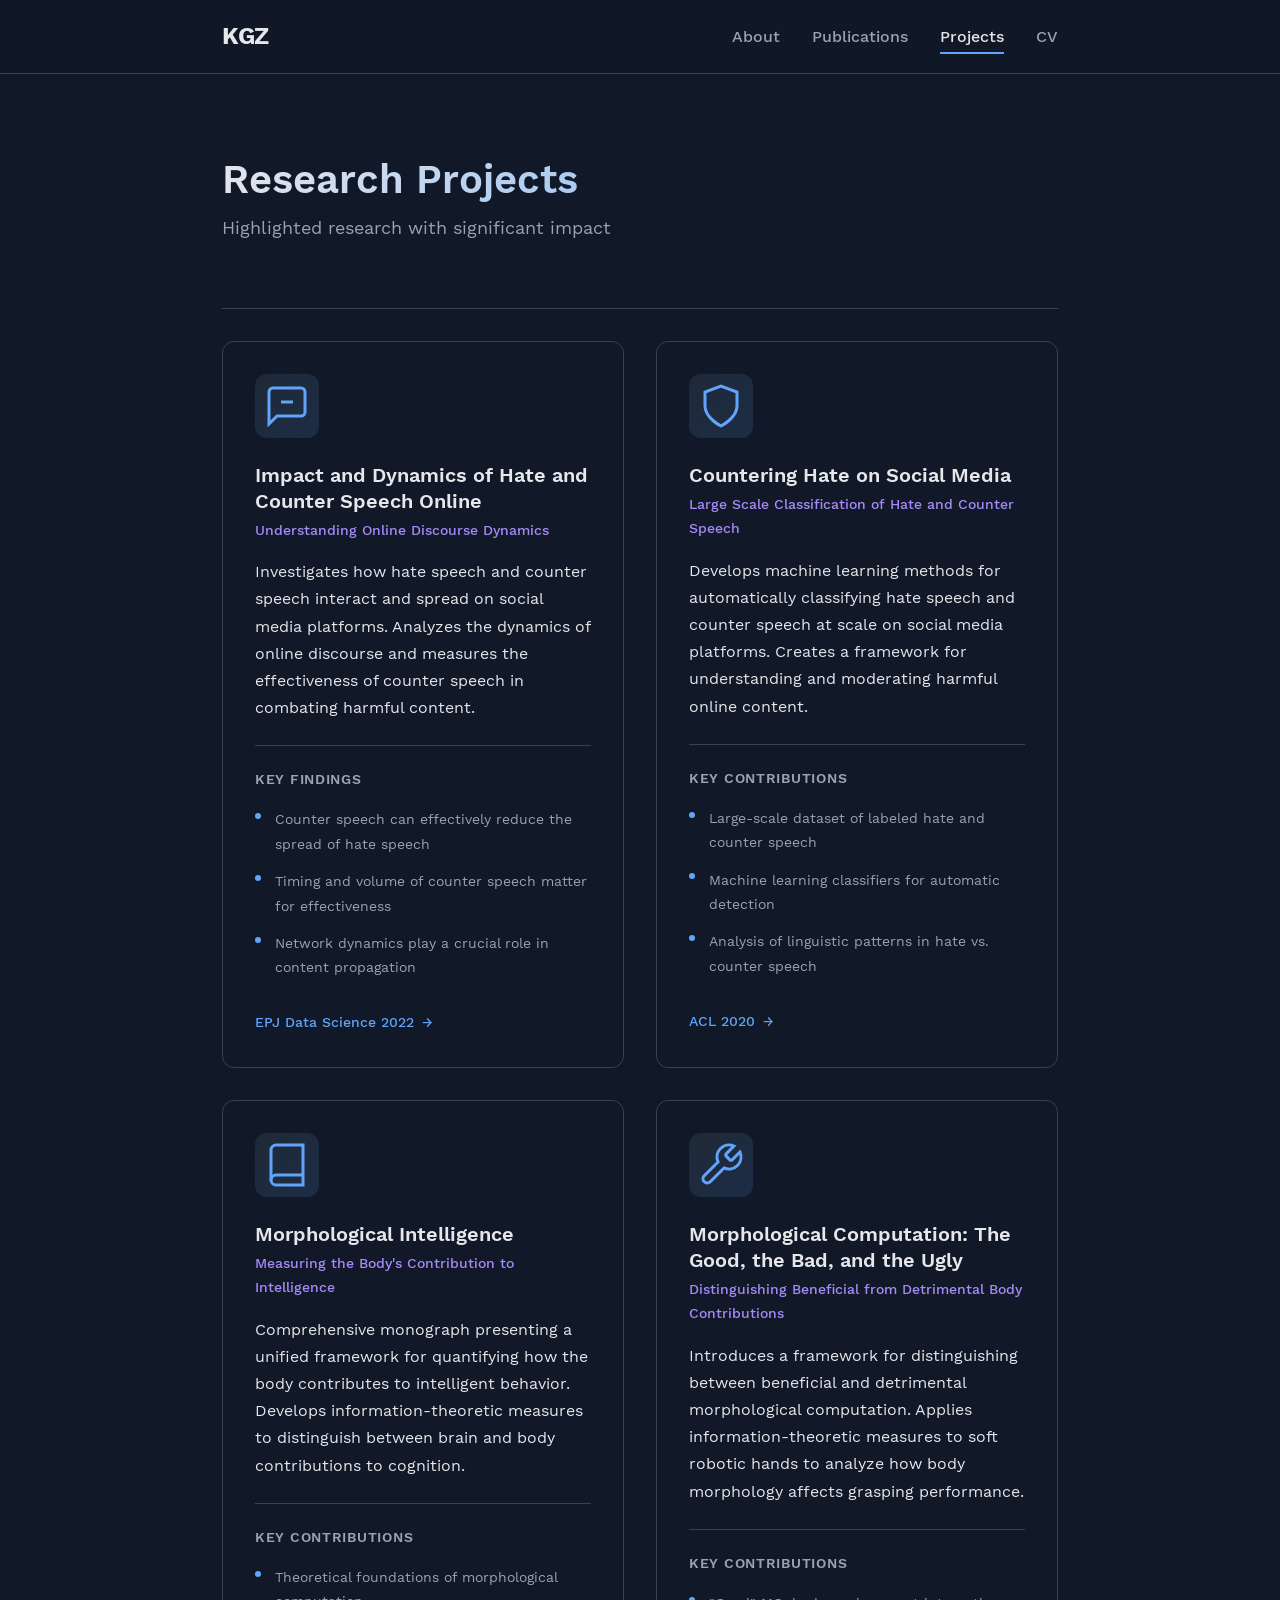
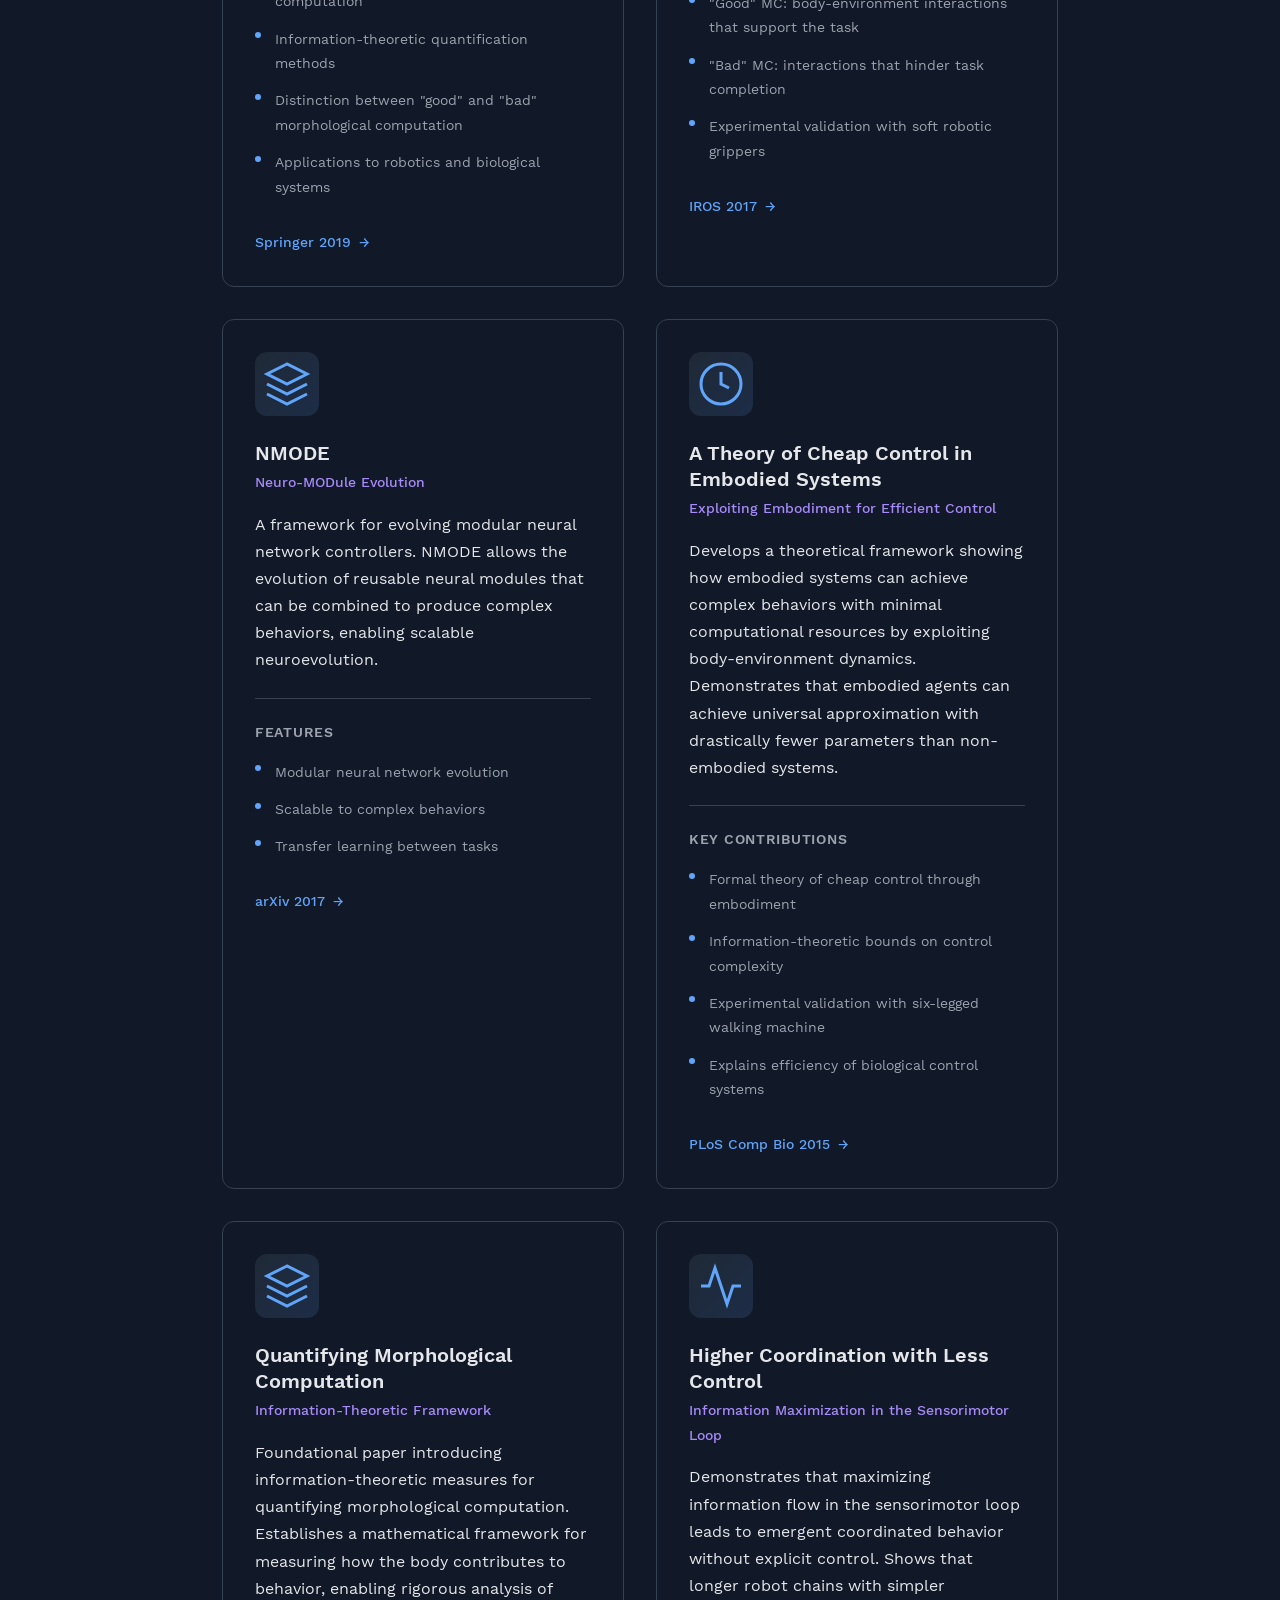
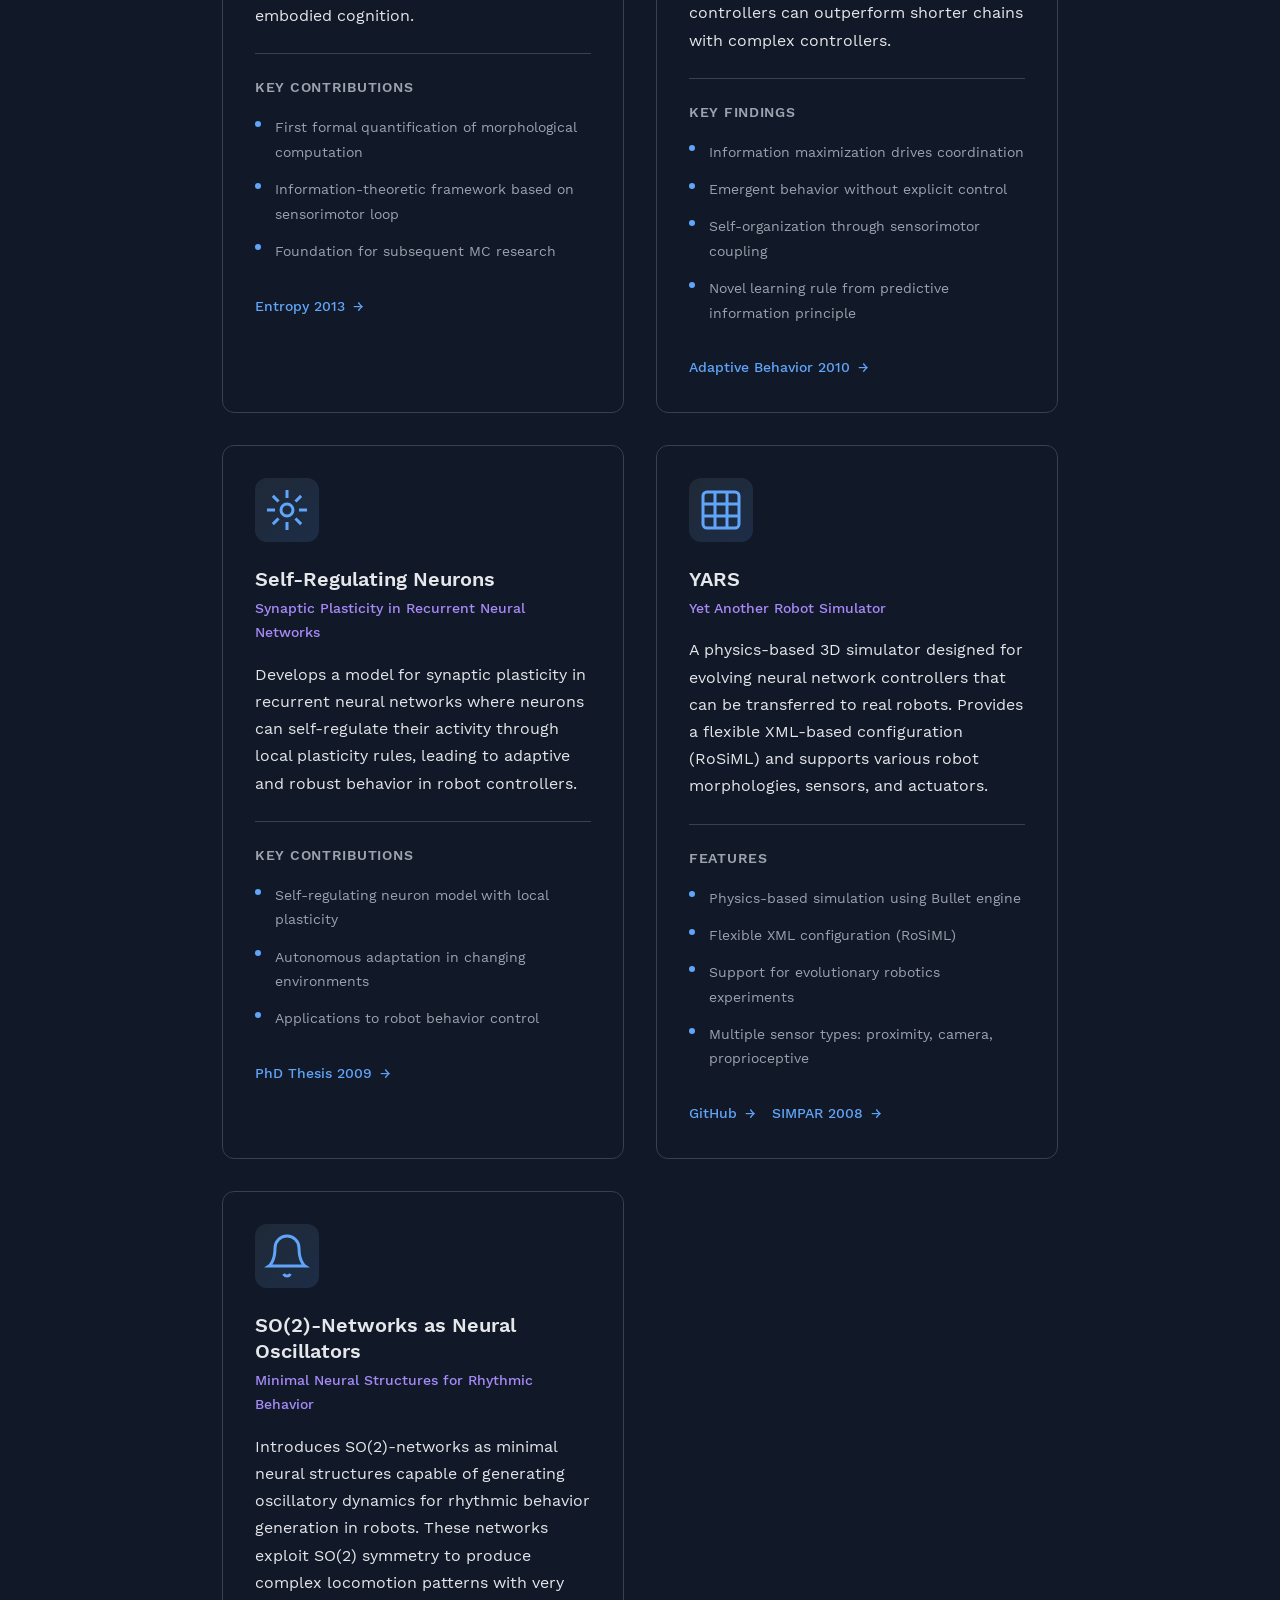
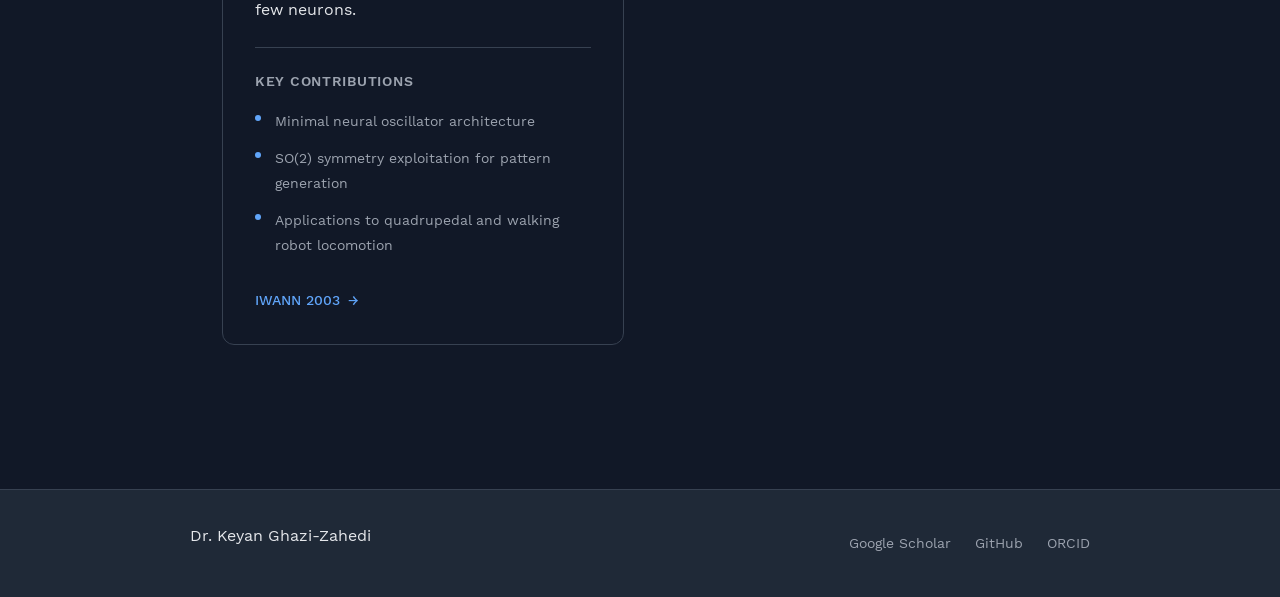
<file: projects.html>
<!DOCTYPE html>
<html lang="en">
<head>
    <meta charset="UTF-8">
    <meta name="viewport" content="width=device-width, initial-scale=1.0">
    <title>Projects - Dr. Keyan Ghazi-Zahedi</title>
    <link rel="stylesheet" href="css/style.css">
</head>
<body>
    <nav class="navbar">
        <div class="nav-container">
            <a href="index.html" class="nav-brand">KGZ</a>
            <ul class="nav-menu">
                <li><a href="index.html" class="nav-link">About</a></li>
                <li><a href="publications.html" class="nav-link">Publications</a></li>
                <li><a href="projects.html" class="nav-link active">Projects</a></li>
                <li><a href="cv.html" class="nav-link">CV</a></li>
            </ul>
            <button class="nav-toggle" aria-label="Toggle navigation">
                <span></span>
                <span></span>
                <span></span>
            </button>
        </div>
    </nav>

    <main class="main-content">
        <section class="page-header">
            <h1>Research Projects</h1>
            <p class="page-subtitle">Highlighted research with significant impact</p>
        </section>

        <section class="section">
            <div class="projects-grid">

                <!-- 2022: Impact and Dynamics of Hate Speech -->
                <article class="project-card">
                    <div class="project-icon">
                        <svg xmlns="http://www.w3.org/2000/svg" width="48" height="48" viewBox="0 0 24 24" fill="none" stroke="currentColor" stroke-width="1.5">
                            <path d="M21 15a2 2 0 0 1-2 2H7l-4 4V5a2 2 0 0 1 2-2h14a2 2 0 0 1 2 2z"/>
                            <line x1="9" y1="10" x2="15" y2="10"/>
                        </svg>
                    </div>
                    <h3>Impact and Dynamics of Hate and Counter Speech Online</h3>
                    <p class="project-subtitle">Understanding Online Discourse Dynamics</p>
                    <p>Investigates how hate speech and counter speech interact and spread on social media platforms. Analyzes the dynamics of online discourse and measures the effectiveness of counter speech in combating harmful content.</p>
                    <div class="project-highlights">
                        <h4>Key Findings</h4>
                        <ul>
                            <li>Counter speech can effectively reduce the spread of hate speech</li>
                            <li>Timing and volume of counter speech matter for effectiveness</li>
                            <li>Network dynamics play a crucial role in content propagation</li>
                        </ul>
                    </div>
                    <div class="project-links">
                        <a href="https://doi.org/10.1140/epjds/s13688-021-00314-6" target="_blank" rel="noopener" class="project-link">EPJ Data Science 2022</a>
                    </div>
                </article>

                <!-- 2020: Countering Hate on Social Media -->
                <article class="project-card">
                    <div class="project-icon">
                        <svg xmlns="http://www.w3.org/2000/svg" width="48" height="48" viewBox="0 0 24 24" fill="none" stroke="currentColor" stroke-width="1.5">
                            <path d="M12 22s8-4 8-10V5l-8-3-8 3v7c0 6 8 10 8 10z"/>
                        </svg>
                    </div>
                    <h3>Countering Hate on Social Media</h3>
                    <p class="project-subtitle">Large Scale Classification of Hate and Counter Speech</p>
                    <p>Develops machine learning methods for automatically classifying hate speech and counter speech at scale on social media platforms. Creates a framework for understanding and moderating harmful online content.</p>
                    <div class="project-highlights">
                        <h4>Key Contributions</h4>
                        <ul>
                            <li>Large-scale dataset of labeled hate and counter speech</li>
                            <li>Machine learning classifiers for automatic detection</li>
                            <li>Analysis of linguistic patterns in hate vs. counter speech</li>
                        </ul>
                    </div>
                    <div class="project-links">
                        <a href="https://aclanthology.org/2020.alw-1.13/" target="_blank" rel="noopener" class="project-link">ACL 2020</a>
                    </div>
                </article>

                <!-- 2019: Morphological Intelligence Book -->
                <article class="project-card">
                    <div class="project-icon">
                        <svg xmlns="http://www.w3.org/2000/svg" width="48" height="48" viewBox="0 0 24 24" fill="none" stroke="currentColor" stroke-width="1.5">
                            <path d="M4 19.5A2.5 2.5 0 0 1 6.5 17H20"/>
                            <path d="M6.5 2H20v20H6.5A2.5 2.5 0 0 1 4 19.5v-15A2.5 2.5 0 0 1 6.5 2z"/>
                        </svg>
                    </div>
                    <h3>Morphological Intelligence</h3>
                    <p class="project-subtitle">Measuring the Body's Contribution to Intelligence</p>
                    <p>Comprehensive monograph presenting a unified framework for quantifying how the body contributes to intelligent behavior. Develops information-theoretic measures to distinguish between brain and body contributions to cognition.</p>
                    <div class="project-highlights">
                        <h4>Key Contributions</h4>
                        <ul>
                            <li>Theoretical foundations of morphological computation</li>
                            <li>Information-theoretic quantification methods</li>
                            <li>Distinction between "good" and "bad" morphological computation</li>
                            <li>Applications to robotics and biological systems</li>
                        </ul>
                    </div>
                    <div class="project-links">
                        <a href="https://link.springer.com/book/10.1007/978-3-030-20621-5" target="_blank" rel="noopener" class="project-link">Springer 2019</a>
                    </div>
                </article>

                <!-- 2017: Morphological Computation: Good, Bad, Ugly -->
                <article class="project-card">
                    <div class="project-icon">
                        <svg xmlns="http://www.w3.org/2000/svg" width="48" height="48" viewBox="0 0 24 24" fill="none" stroke="currentColor" stroke-width="1.5">
                            <path d="M14.7 6.3a1 1 0 0 0 0 1.4l1.6 1.6a1 1 0 0 0 1.4 0l3.77-3.77a6 6 0 0 1-7.94 7.94l-6.91 6.91a2.12 2.12 0 0 1-3-3l6.91-6.91a6 6 0 0 1 7.94-7.94l-3.76 3.76z"/>
                        </svg>
                    </div>
                    <h3>Morphological Computation: The Good, the Bad, and the Ugly</h3>
                    <p class="project-subtitle">Distinguishing Beneficial from Detrimental Body Contributions</p>
                    <p>Introduces a framework for distinguishing between beneficial and detrimental morphological computation. Applies information-theoretic measures to soft robotic hands to analyze how body morphology affects grasping performance.</p>
                    <div class="project-highlights">
                        <h4>Key Contributions</h4>
                        <ul>
                            <li>"Good" MC: body-environment interactions that support the task</li>
                            <li>"Bad" MC: interactions that hinder task completion</li>
                            <li>Experimental validation with soft robotic grippers</li>
                        </ul>
                    </div>
                    <div class="project-links">
                        <a href="https://ieeexplore.ieee.org/document/8202194/" target="_blank" rel="noopener" class="project-link">IROS 2017</a>
                    </div>
                </article>

                <!-- 2017: NMODE -->
                <article class="project-card">
                    <div class="project-icon">
                        <svg xmlns="http://www.w3.org/2000/svg" width="48" height="48" viewBox="0 0 24 24" fill="none" stroke="currentColor" stroke-width="1.5">
                            <polygon points="12 2 2 7 12 12 22 7 12 2"/>
                            <polyline points="2 17 12 22 22 17"/>
                            <polyline points="2 12 12 17 22 12"/>
                        </svg>
                    </div>
                    <h3>NMODE</h3>
                    <p class="project-subtitle">Neuro-MODule Evolution</p>
                    <p>A framework for evolving modular neural network controllers. NMODE allows the evolution of reusable neural modules that can be combined to produce complex behaviors, enabling scalable neuroevolution.</p>
                    <div class="project-highlights">
                        <h4>Features</h4>
                        <ul>
                            <li>Modular neural network evolution</li>
                            <li>Scalable to complex behaviors</li>
                            <li>Transfer learning between tasks</li>
                        </ul>
                    </div>
                    <div class="project-links">
                        <a href="https://arxiv.org/abs/1701.05121" target="_blank" rel="noopener" class="project-link">arXiv 2017</a>
                    </div>
                </article>

                <!-- 2015: A Theory of Cheap Control -->
                <article class="project-card">
                    <div class="project-icon">
                        <svg xmlns="http://www.w3.org/2000/svg" width="48" height="48" viewBox="0 0 24 24" fill="none" stroke="currentColor" stroke-width="1.5">
                            <circle cx="12" cy="12" r="10"/>
                            <path d="M12 6v6l4 2"/>
                        </svg>
                    </div>
                    <h3>A Theory of Cheap Control in Embodied Systems</h3>
                    <p class="project-subtitle">Exploiting Embodiment for Efficient Control</p>
                    <p>Develops a theoretical framework showing how embodied systems can achieve complex behaviors with minimal computational resources by exploiting body-environment dynamics. Demonstrates that embodied agents can achieve universal approximation with drastically fewer parameters than non-embodied systems.</p>
                    <div class="project-highlights">
                        <h4>Key Contributions</h4>
                        <ul>
                            <li>Formal theory of cheap control through embodiment</li>
                            <li>Information-theoretic bounds on control complexity</li>
                            <li>Experimental validation with six-legged walking machine</li>
                            <li>Explains efficiency of biological control systems</li>
                        </ul>
                    </div>
                    <div class="project-links">
                        <a href="https://doi.org/10.1371/journal.pcbi.1004427" target="_blank" rel="noopener" class="project-link">PLoS Comp Bio 2015</a>
                    </div>
                </article>

                <!-- 2013: Quantifying Morphological Computation -->
                <article class="project-card">
                    <div class="project-icon">
                        <svg xmlns="http://www.w3.org/2000/svg" width="48" height="48" viewBox="0 0 24 24" fill="none" stroke="currentColor" stroke-width="1.5">
                            <path d="M12 2L2 7l10 5 10-5-10-5z"/>
                            <path d="M2 17l10 5 10-5"/>
                            <path d="M2 12l10 5 10-5"/>
                        </svg>
                    </div>
                    <h3>Quantifying Morphological Computation</h3>
                    <p class="project-subtitle">Information-Theoretic Framework</p>
                    <p>Foundational paper introducing information-theoretic measures for quantifying morphological computation. Establishes a mathematical framework for measuring how the body contributes to behavior, enabling rigorous analysis of embodied cognition.</p>
                    <div class="project-highlights">
                        <h4>Key Contributions</h4>
                        <ul>
                            <li>First formal quantification of morphological computation</li>
                            <li>Information-theoretic framework based on sensorimotor loop</li>
                            <li>Foundation for subsequent MC research</li>
                        </ul>
                    </div>
                    <div class="project-links">
                        <a href="http://www.mdpi.com/1099-4300/15/5/1887" target="_blank" rel="noopener" class="project-link">Entropy 2013</a>
                    </div>
                </article>

                <!-- 2010: Higher Coordination with Less Control -->
                <article class="project-card">
                    <div class="project-icon">
                        <svg xmlns="http://www.w3.org/2000/svg" width="48" height="48" viewBox="0 0 24 24" fill="none" stroke="currentColor" stroke-width="1.5">
                            <path d="M22 12h-4l-3 9L9 3l-3 9H2"/>
                        </svg>
                    </div>
                    <h3>Higher Coordination with Less Control</h3>
                    <p class="project-subtitle">Information Maximization in the Sensorimotor Loop</p>
                    <p>Demonstrates that maximizing information flow in the sensorimotor loop leads to emergent coordinated behavior without explicit control. Shows that longer robot chains with simpler controllers can outperform shorter chains with complex controllers.</p>
                    <div class="project-highlights">
                        <h4>Key Findings</h4>
                        <ul>
                            <li>Information maximization drives coordination</li>
                            <li>Emergent behavior without explicit control</li>
                            <li>Self-organization through sensorimotor coupling</li>
                            <li>Novel learning rule from predictive information principle</li>
                        </ul>
                    </div>
                    <div class="project-links">
                        <a href="http://adb.sagepub.com/content/18/3-4/338.abstract" target="_blank" rel="noopener" class="project-link">Adaptive Behavior 2010</a>
                    </div>
                </article>

                <!-- 2009: Self-Regulating Neurons -->
                <article class="project-card">
                    <div class="project-icon">
                        <svg xmlns="http://www.w3.org/2000/svg" width="48" height="48" viewBox="0 0 24 24" fill="none" stroke="currentColor" stroke-width="1.5">
                            <circle cx="12" cy="12" r="3"/>
                            <path d="M12 2v4m0 12v4M2 12h4m12 0h4"/>
                            <path d="m4.93 4.93 2.83 2.83m8.48 8.48 2.83 2.83m0-14.14-2.83 2.83m-8.48 8.48-2.83 2.83"/>
                        </svg>
                    </div>
                    <h3>Self-Regulating Neurons</h3>
                    <p class="project-subtitle">Synaptic Plasticity in Recurrent Neural Networks</p>
                    <p>Develops a model for synaptic plasticity in recurrent neural networks where neurons can self-regulate their activity through local plasticity rules, leading to adaptive and robust behavior in robot controllers.</p>
                    <div class="project-highlights">
                        <h4>Key Contributions</h4>
                        <ul>
                            <li>Self-regulating neuron model with local plasticity</li>
                            <li>Autonomous adaptation in changing environments</li>
                            <li>Applications to robot behavior control</li>
                        </ul>
                    </div>
                    <div class="project-links">
                        <a href="https://repositorium.ub.uni-osnabrueck.de/handle/urn:nbn:de:gbv:700-2009020616" target="_blank" rel="noopener" class="project-link">PhD Thesis 2009</a>
                    </div>
                </article>

                <!-- 2008: YARS -->
                <article class="project-card">
                    <div class="project-icon">
                        <svg xmlns="http://www.w3.org/2000/svg" width="48" height="48" viewBox="0 0 24 24" fill="none" stroke="currentColor" stroke-width="1.5">
                            <rect x="3" y="3" width="18" height="18" rx="2"/>
                            <path d="M9 9h6v6H9z"/>
                            <path d="M9 3v6"/>
                            <path d="M15 3v6"/>
                            <path d="M9 15v6"/>
                            <path d="M15 15v6"/>
                            <path d="M3 9h6"/>
                            <path d="M15 9h6"/>
                            <path d="M3 15h6"/>
                            <path d="M15 15h6"/>
                        </svg>
                    </div>
                    <h3>YARS</h3>
                    <p class="project-subtitle">Yet Another Robot Simulator</p>
                    <p>A physics-based 3D simulator designed for evolving neural network controllers that can be transferred to real robots. Provides a flexible XML-based configuration (RoSiML) and supports various robot morphologies, sensors, and actuators.</p>
                    <div class="project-highlights">
                        <h4>Features</h4>
                        <ul>
                            <li>Physics-based simulation using Bullet engine</li>
                            <li>Flexible XML configuration (RoSiML)</li>
                            <li>Support for evolutionary robotics experiments</li>
                            <li>Multiple sensor types: proximity, camera, proprioceptive</li>
                        </ul>
                    </div>
                    <div class="project-links">
                        <a href="https://github.com/kzahedi/YARS" target="_blank" rel="noopener" class="project-link">GitHub</a>
                        <a href="http://link.springer.com/chapter/10.1007%2F978-3-540-89076-8_11" target="_blank" rel="noopener" class="project-link">SIMPAR 2008</a>
                    </div>
                </article>

                <!-- 2003: SO(2)-Networks -->
                <article class="project-card">
                    <div class="project-icon">
                        <svg xmlns="http://www.w3.org/2000/svg" width="48" height="48" viewBox="0 0 24 24" fill="none" stroke="currentColor" stroke-width="1.5">
                            <path d="M18 8A6 6 0 0 0 6 8c0 7-3 9-3 9h18s-3-2-3-9"/>
                            <path d="M13.73 21a2 2 0 0 1-3.46 0"/>
                        </svg>
                    </div>
                    <h3>SO(2)-Networks as Neural Oscillators</h3>
                    <p class="project-subtitle">Minimal Neural Structures for Rhythmic Behavior</p>
                    <p>Introduces SO(2)-networks as minimal neural structures capable of generating oscillatory dynamics for rhythmic behavior generation in robots. These networks exploit SO(2) symmetry to produce complex locomotion patterns with very few neurons.</p>
                    <div class="project-highlights">
                        <h4>Key Contributions</h4>
                        <ul>
                            <li>Minimal neural oscillator architecture</li>
                            <li>SO(2) symmetry exploitation for pattern generation</li>
                            <li>Applications to quadrupedal and walking robot locomotion</li>
                        </ul>
                    </div>
                    <div class="project-links">
                        <a href="http://link.springer.com/chapter/10.1007%2F3-540-44868-3_19" target="_blank" rel="noopener" class="project-link">IWANN 2003</a>
                    </div>
                </article>

            </div>
        </section>
    </main>

    <footer class="footer">
        <div class="footer-content">
            <p>Dr. Keyan Ghazi-Zahedi</p>
            <div class="footer-links">
                <a href="https://scholar.google.de/citations?user=ClJlXDIAAAAJ" target="_blank" rel="noopener">Google Scholar</a>
                <a href="https://github.com/kzahedi" target="_blank" rel="noopener">GitHub</a>
                <a href="https://orcid.org/0000-0003-0409-6284" target="_blank" rel="noopener">ORCID</a>
            </div>
        </div>
    </footer>

    <script src="js/main.js"></script>
</body>
</html>
</file>
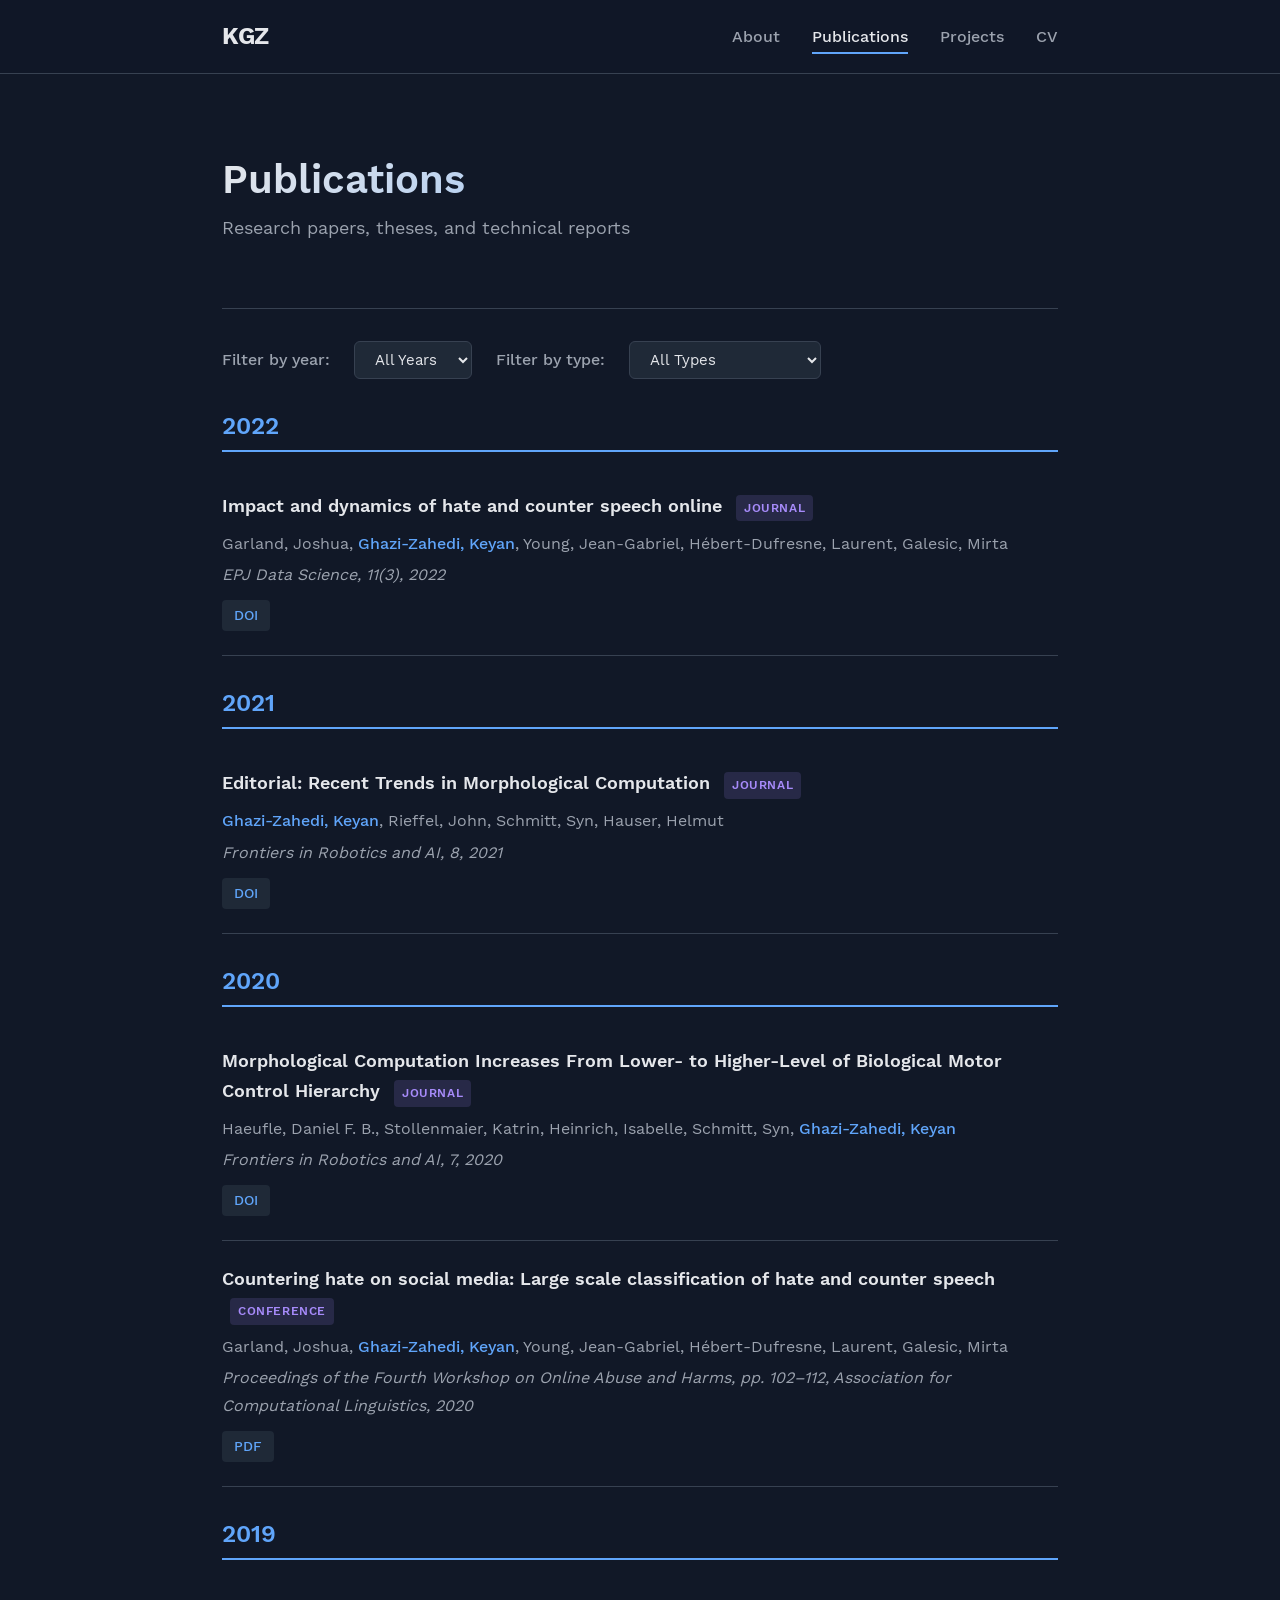
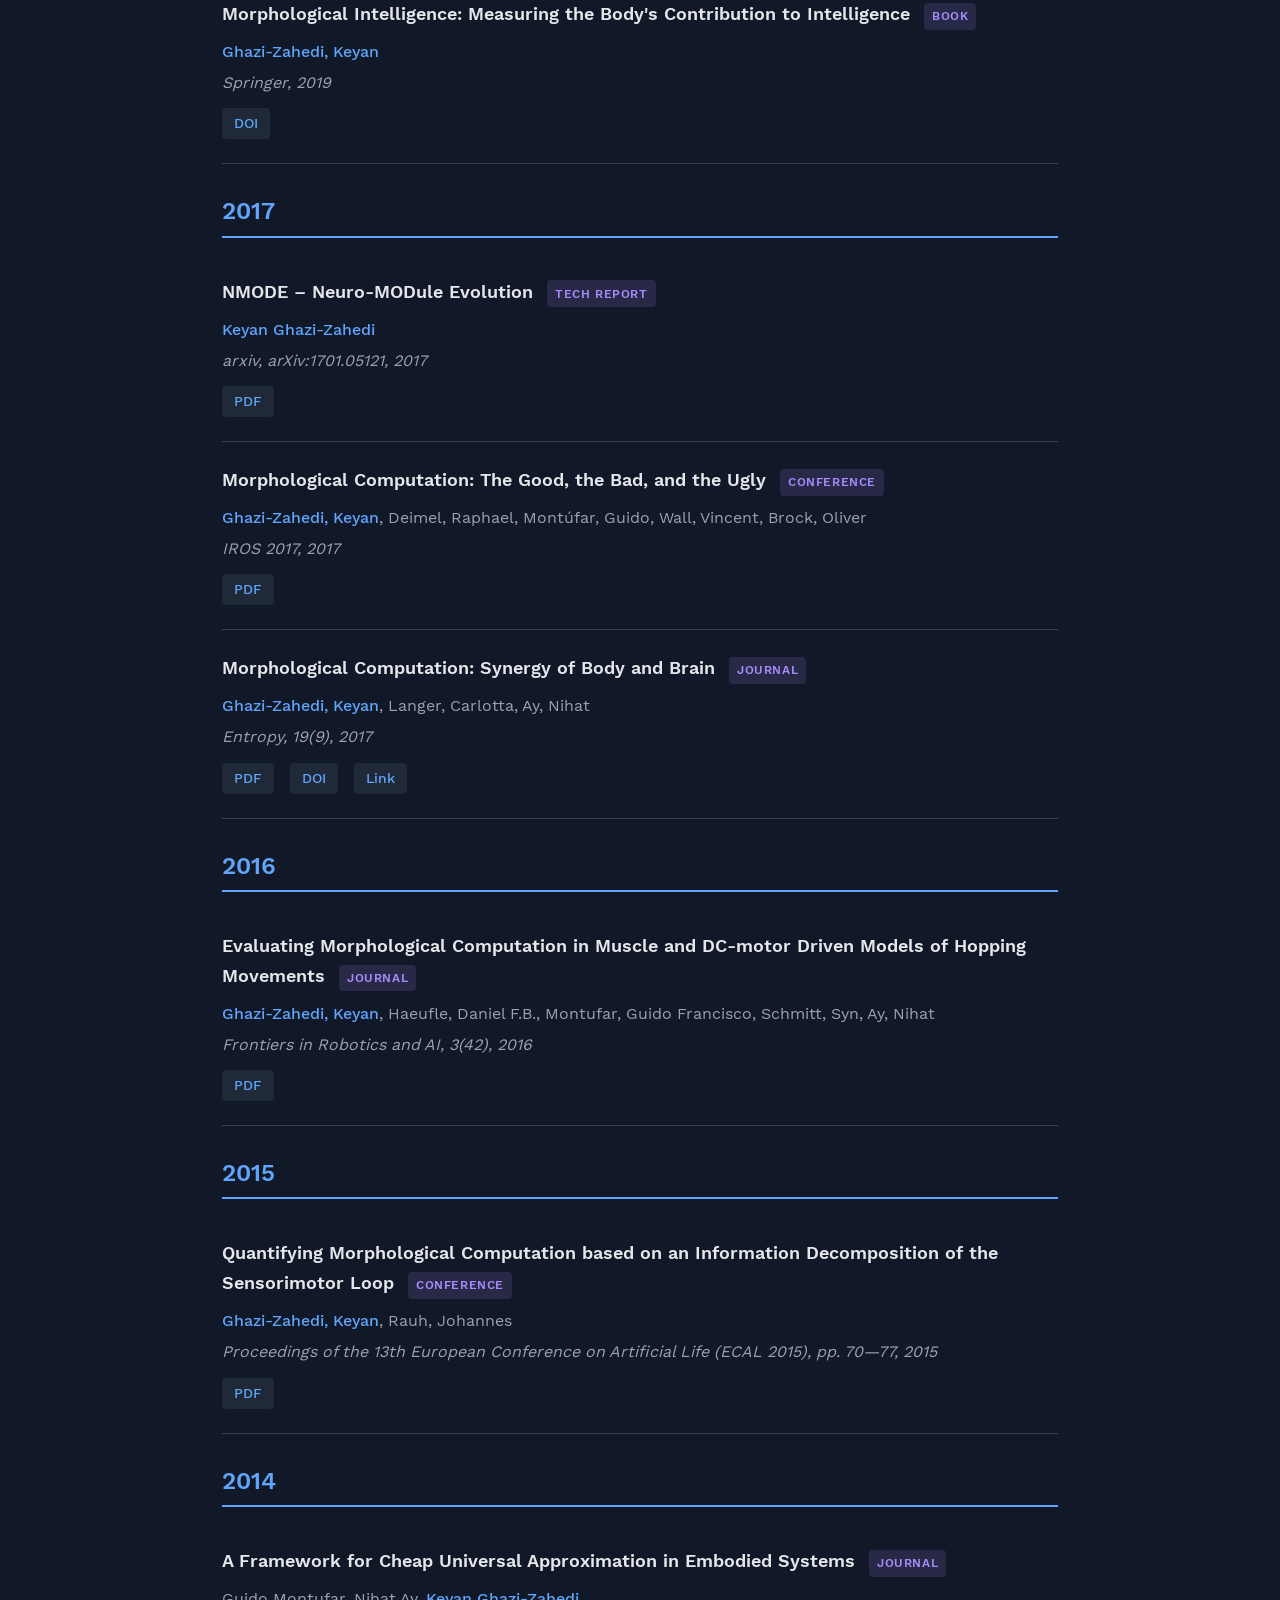
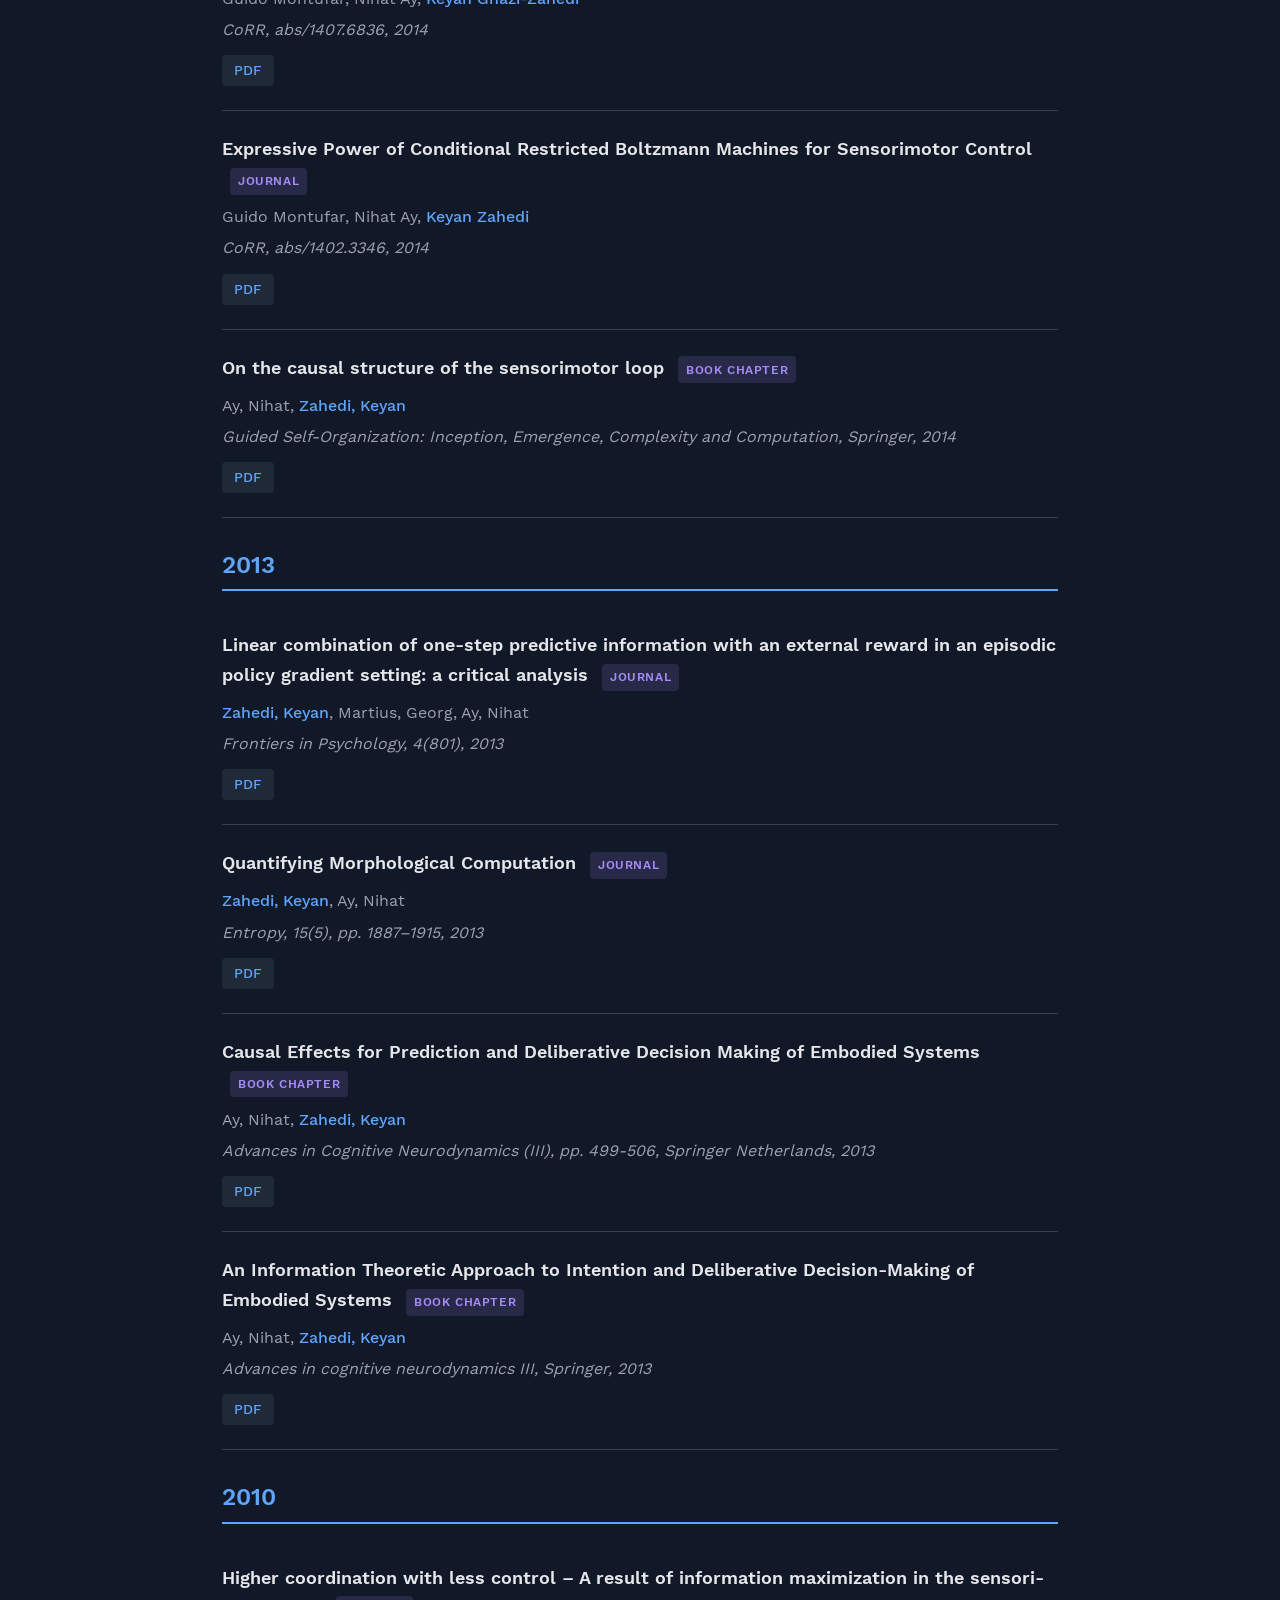
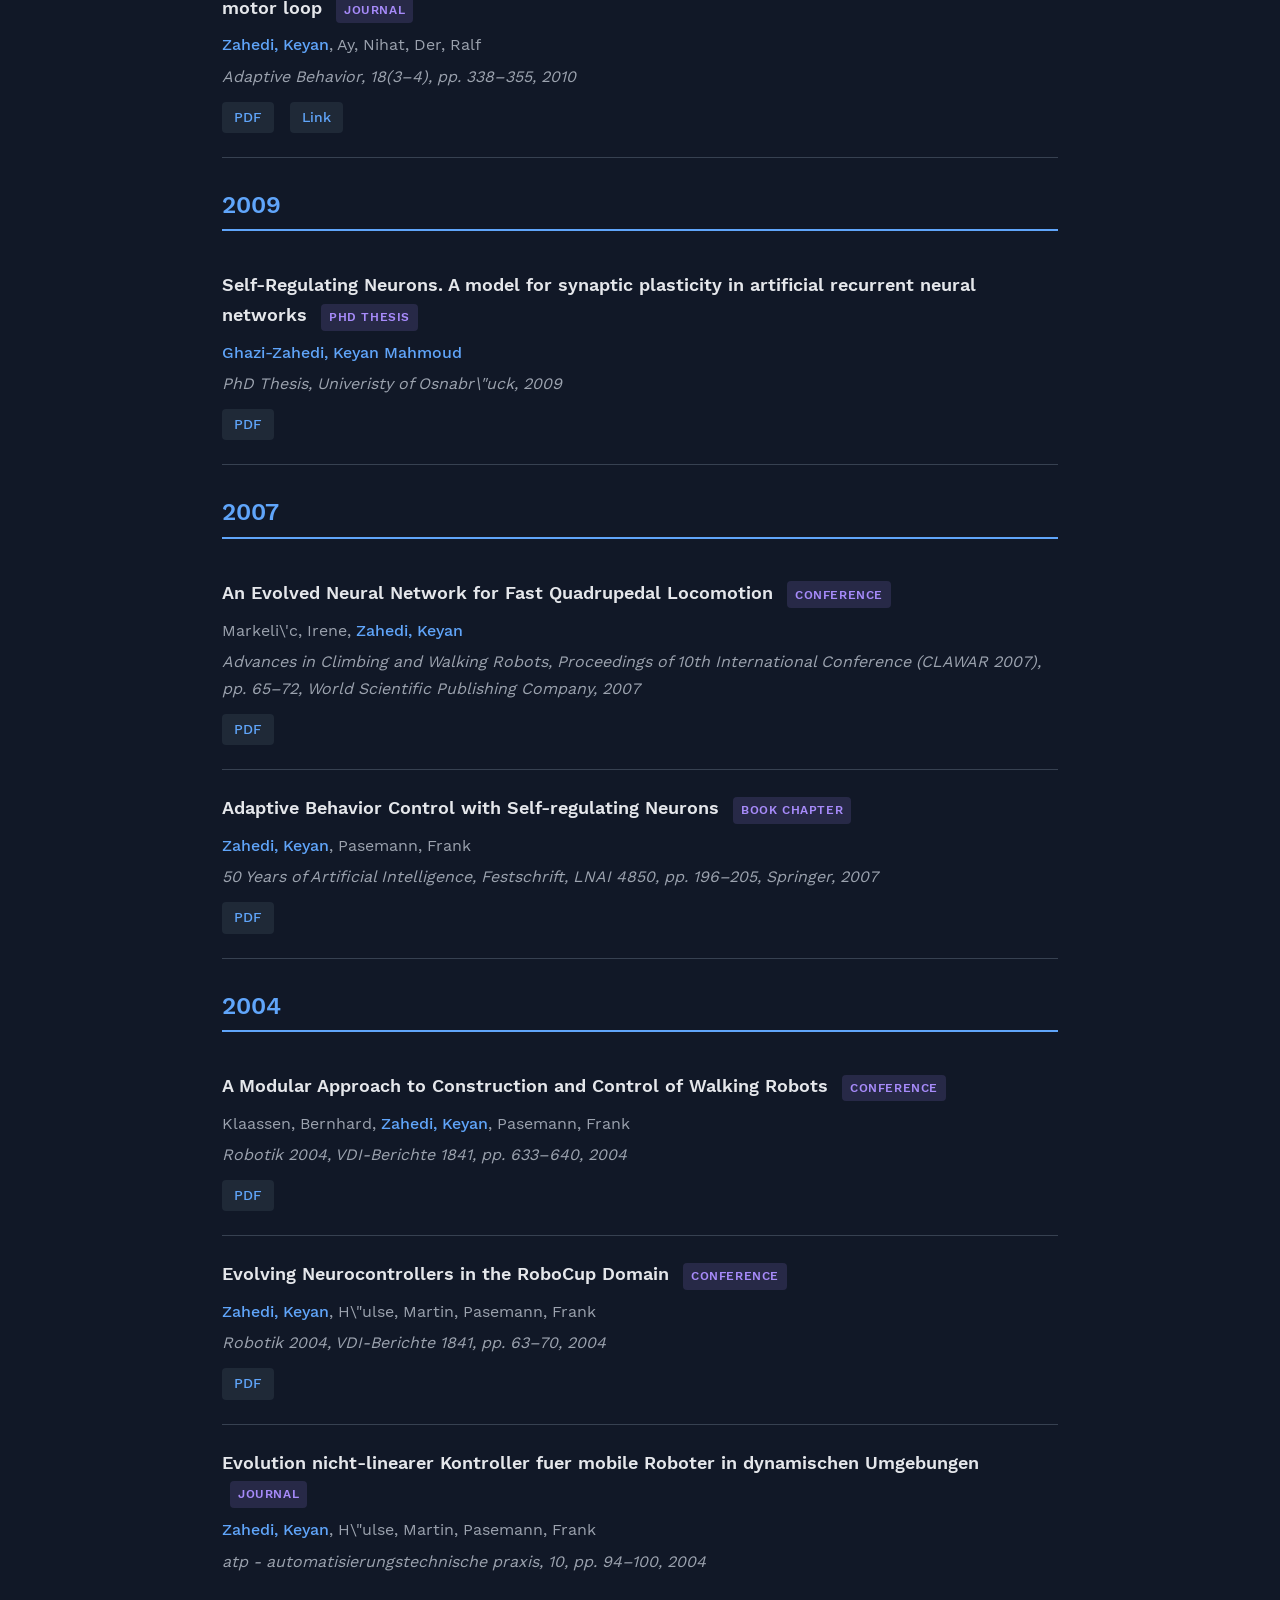
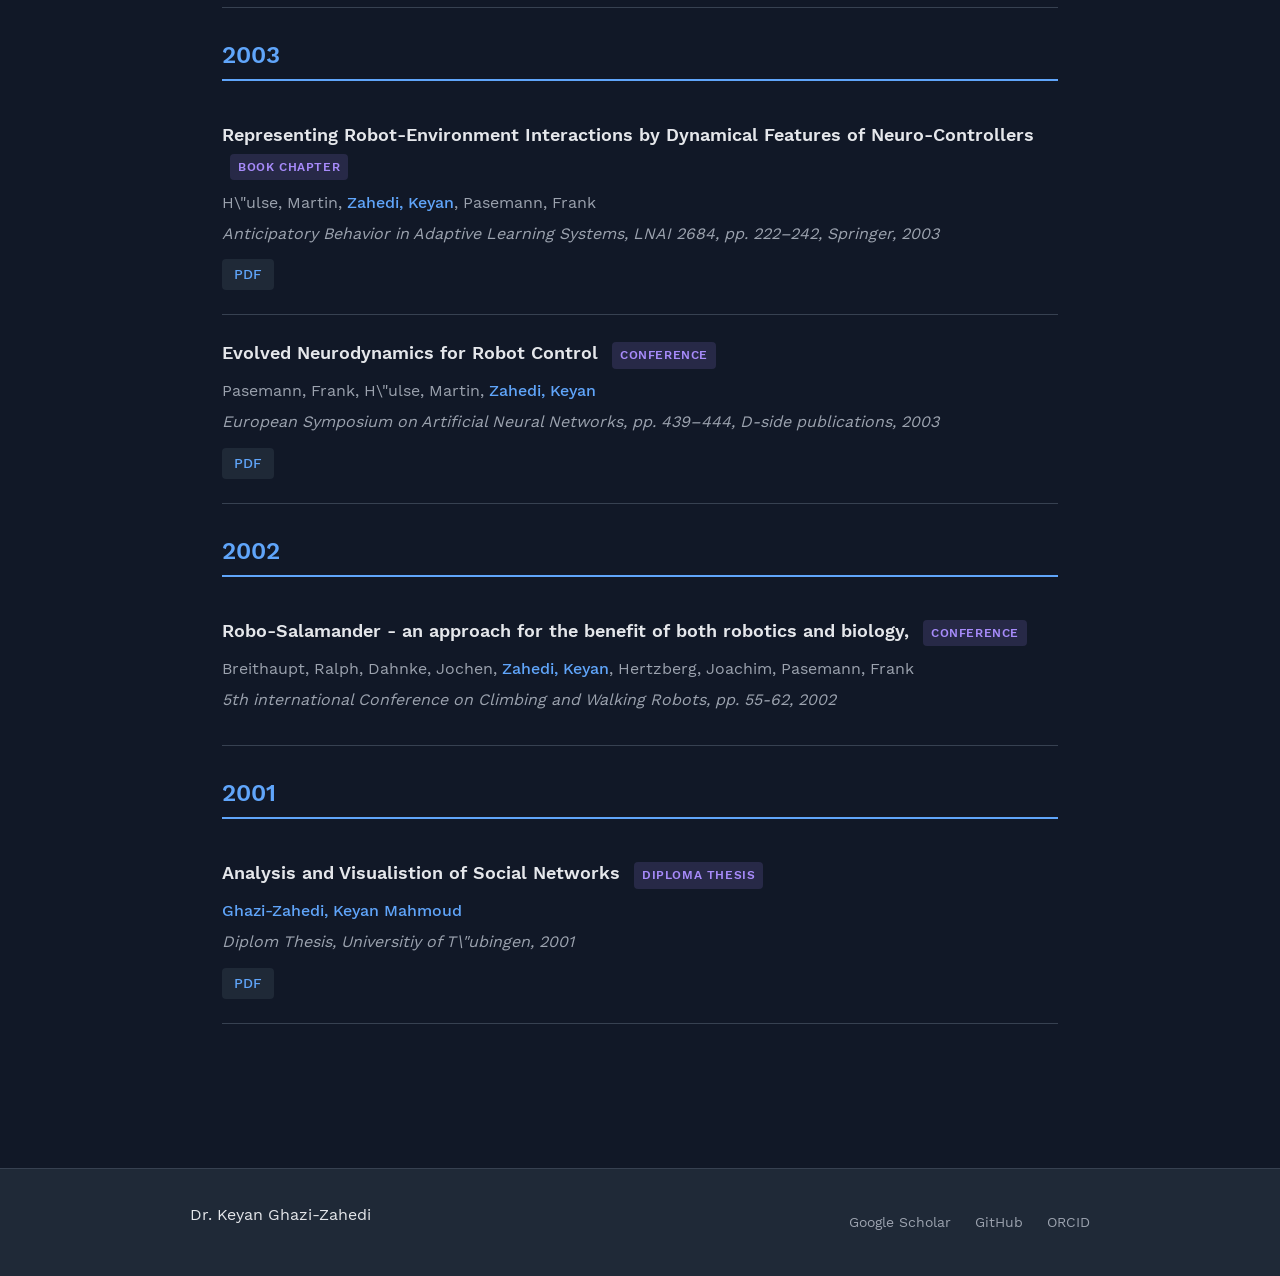
<file: publications.html>
<!DOCTYPE html>
<html lang="en">
<head>
    <meta charset="UTF-8">
    <meta name="viewport" content="width=device-width, initial-scale=1.0">
    <title>Publications - Dr. Keyan Ghazi-Zahedi</title>
    <link rel="stylesheet" href="css/style.css">
</head>
<body>
    <nav class="navbar">
        <div class="nav-container">
            <a href="index.html" class="nav-brand">KGZ</a>
            <ul class="nav-menu">
                <li><a href="index.html" class="nav-link">About</a></li>
                <li><a href="publications.html" class="nav-link active">Publications</a></li>
                <li><a href="projects.html" class="nav-link">Projects</a></li>
                <li><a href="cv.html" class="nav-link">CV</a></li>
            </ul>
            <button class="nav-toggle" aria-label="Toggle navigation">
                <span></span>
                <span></span>
                <span></span>
            </button>
        </div>
    </nav>

    <main class="main-content">
        <section class="page-header">
            <h1>Publications</h1>
            <p class="page-subtitle">Research papers, theses, and technical reports</p>
        </section>

        <section class="section">
            <div class="filter-controls">
                <label for="year-filter">Filter by year:</label>
                <select id="year-filter">
                    <option value="all">All Years</option>
                </select>
                <label for="type-filter">Filter by type:</label>
                <select id="type-filter">
                    <option value="all">All Types</option>
                    <option value="article">Journal Articles</option>
                    <option value="inproceedings">Conference Papers</option>
                    <option value="incollection">Book Chapters</option>
                    <option value="book">Books</option>
                    <option value="phdthesis">PhD Thesis</option>
                    <option value="mastersthesis">Master's Thesis</option>
                    <option value="techreport">Technical Reports</option>
                </select>
            </div>

            <div class="publications-list" id="publications-list">
                <p class="loading">Loading publications...</p>
            </div>
        </section>
    </main>

    <footer class="footer">
        <div class="footer-content">
            <p>Dr. Keyan Ghazi-Zahedi</p>
            <div class="footer-links">
                <a href="https://scholar.google.de/citations?user=ClJlXDIAAAAJ" target="_blank" rel="noopener">Google Scholar</a>
                <a href="https://github.com/kzahedi" target="_blank" rel="noopener">GitHub</a>
                <a href="https://orcid.org/0000-0003-0409-6284" target="_blank" rel="noopener">ORCID</a>
            </div>
        </div>
    </footer>

    <script src="js/bibtex-parser.js"></script>
    <script src="js/main.js"></script>
</body>
</html>
</file>
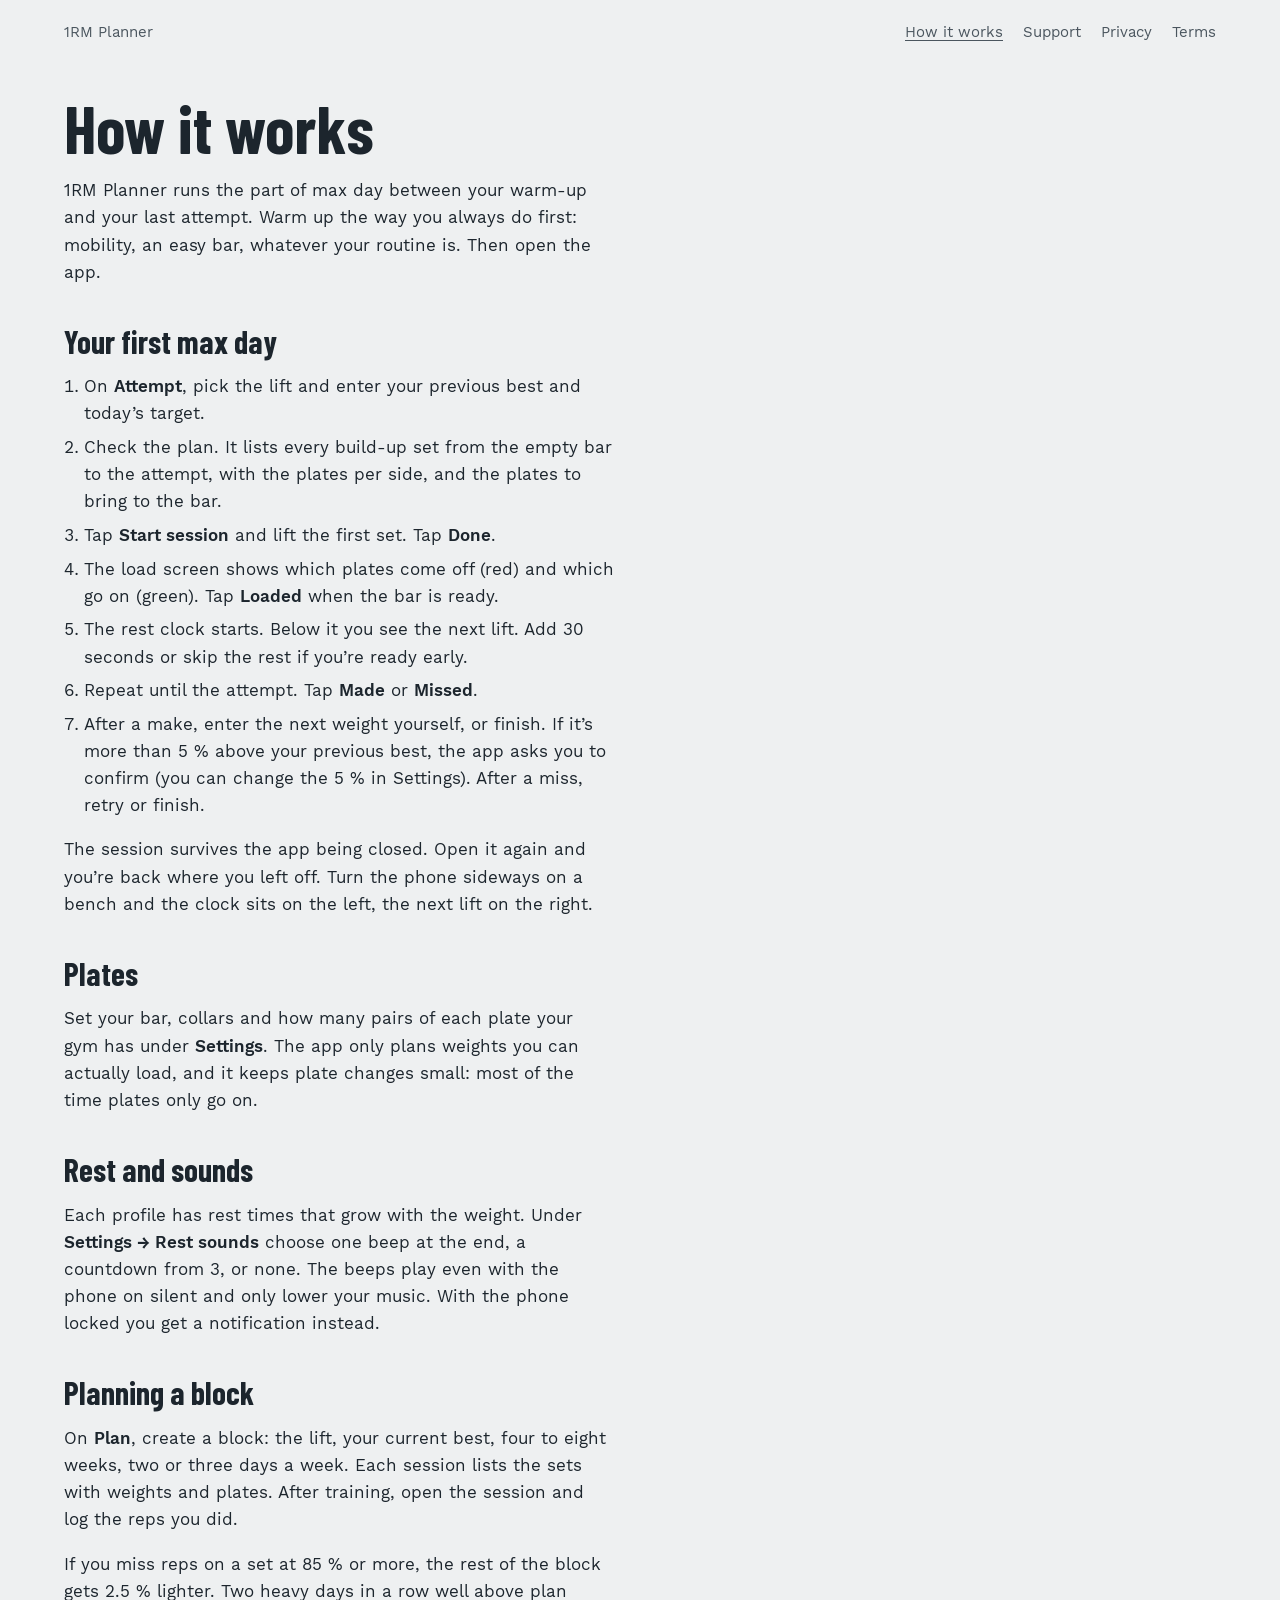
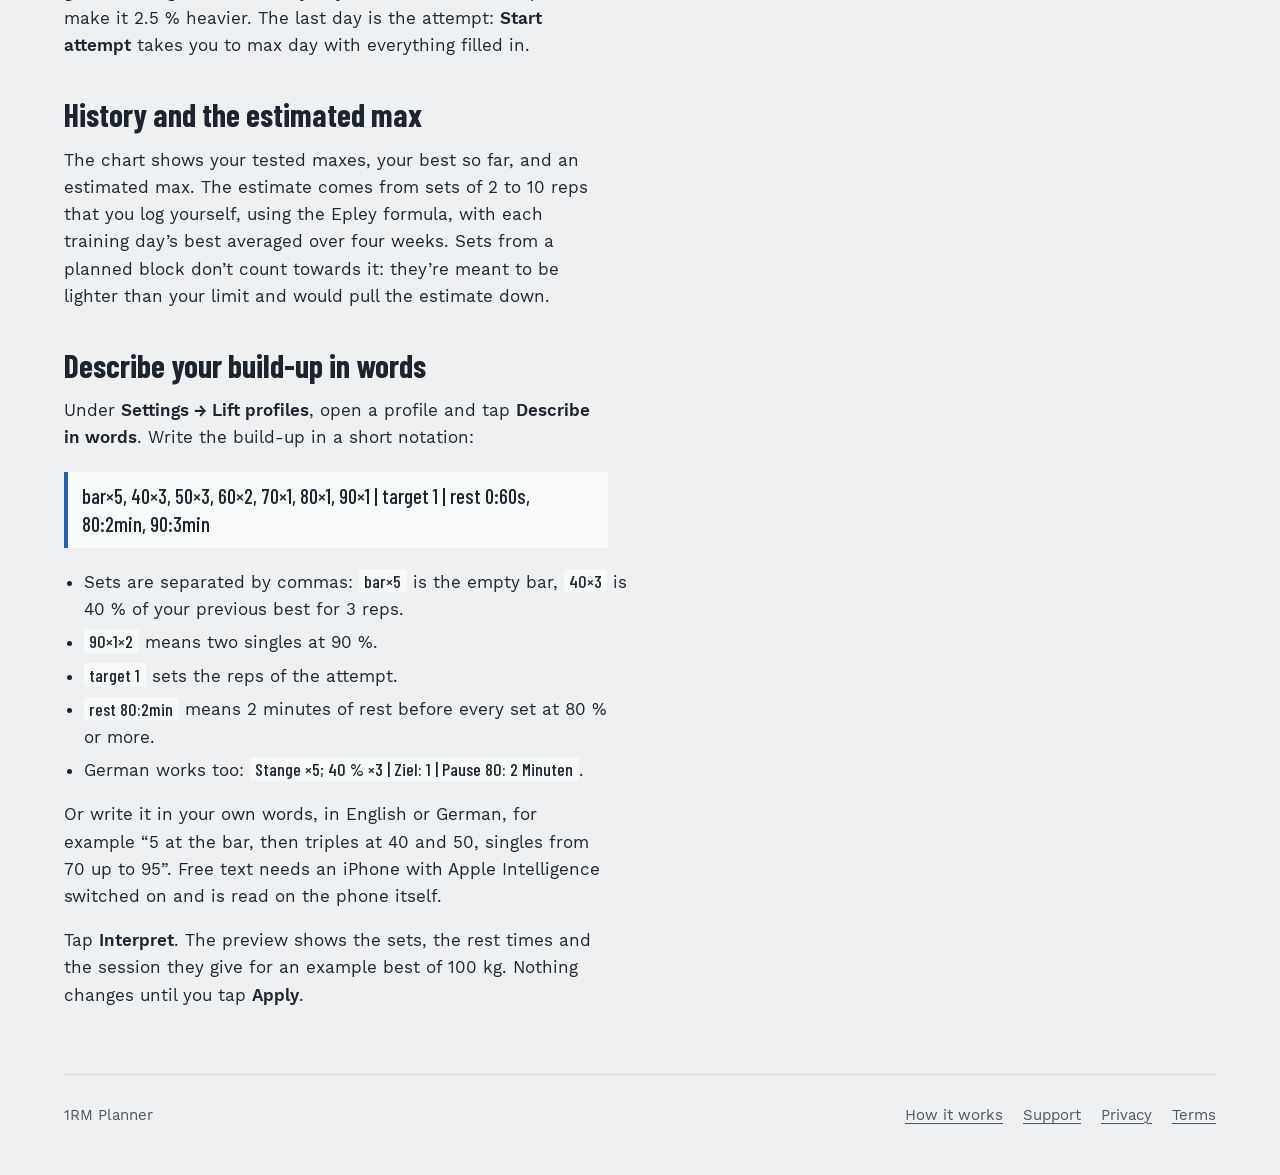
<file: 1rm/howto.html>
<!DOCTYPE html>
<html lang="en">
<head>
  <meta charset="utf-8">
  <meta name="viewport" content="width=device-width, initial-scale=1">
  <title>How it works: 1RM Planner</title>
  <meta name="description" content="How to run max day, plan a peaking block and describe your build-up in 1RM Planner.">
  <meta name="color-scheme" content="light dark">
  <meta name="robots" content="noindex">
  <link rel="stylesheet" href="style.css">
</head>
<body>
  <div class="wrap">
    <header class="top">
      <a href="index.html">1RM Planner</a>
      <nav aria-label="1RM Planner">
        <a href="howto.html" aria-current="page">How it works</a>
        <a href="support.html">Support</a>
        <a href="privacy.html">Privacy</a>
        <a href="terms.html">Terms</a>
      </nav>
    </header>
    <main class="page">
      <h1>How it works</h1>
      <p>1RM Planner runs the part of max day between your warm-up and your last attempt. Warm up the way you always do first: mobility, an easy bar, whatever your routine is. Then open the app.</p>

      <h2>Your first max day</h2>
      <ol>
        <li>On <strong>Attempt</strong>, pick the lift and enter your previous best and today&#8217;s target.</li>
        <li>Check the plan. It lists every build-up set from the empty bar to the attempt, with the plates per side, and the plates to bring to the bar.</li>
        <li>Tap <strong>Start session</strong> and lift the first set. Tap <strong>Done</strong>.</li>
        <li>The load screen shows which plates come off (red) and which go on (green). Tap <strong>Loaded</strong> when the bar is ready.</li>
        <li>The rest clock starts. Below it you see the next lift. Add 30 seconds or skip the rest if you&#8217;re ready early.</li>
        <li>Repeat until the attempt. Tap <strong>Made</strong> or <strong>Missed</strong>.</li>
        <li>After a make, enter the next weight yourself, or finish. If it&#8217;s more than 5 % above your previous best, the app asks you to confirm (you can change the 5 % in Settings). After a miss, retry or finish.</li>
      </ol>
      <p>The session survives the app being closed. Open it again and you&#8217;re back where you left off. Turn the phone sideways on a bench and the clock sits on the left, the next lift on the right.</p>

      <h2>Plates</h2>
      <p>Set your bar, collars and how many pairs of each plate your gym has under <strong>Settings</strong>. The app only plans weights you can actually load, and it keeps plate changes small: most of the time plates only go on.</p>

      <h2>Rest and sounds</h2>
      <p>Each profile has rest times that grow with the weight. Under <strong>Settings &#8594; Rest sounds</strong> choose one beep at the end, a countdown from 3, or none. The beeps play even with the phone on silent and only lower your music. With the phone locked you get a notification instead.</p>

      <h2>Planning a block</h2>
      <p>On <strong>Plan</strong>, create a block: the lift, your current best, four to eight weeks, two or three days a week. Each session lists the sets with weights and plates. After training, open the session and log the reps you did.</p>
      <p>If you miss reps on a set at 85 % or more, the rest of the block gets 2.5 % lighter. Two heavy days in a row well above plan make it 2.5 % heavier. The last day is the attempt: <strong>Start attempt</strong> takes you to max day with everything filled in.</p>

      <h2>History and the estimated max</h2>
      <p>The chart shows your tested maxes, your best so far, and an estimated max. The estimate comes from sets of 2 to 10 reps that you log yourself, using the Epley formula, with each training day&#8217;s best averaged over four weeks. Sets from a planned block don&#8217;t count towards it: they&#8217;re meant to be lighter than your limit and would pull the estimate down.</p>

      <h2>Describe your build-up in words</h2>
      <p>Under <strong>Settings &#8594; Lift profiles</strong>, open a profile and tap <strong>Describe in words</strong>. Write the build-up in a short notation:</p>
      <p class="notation">bar×5, 40×3, 50×3, 60×2, 70×1, 80×1, 90×1 | target 1 | rest 0:60s, 80:2min, 90:3min</p>
      <ul>
        <li>Sets are separated by commas: <code>bar×5</code> is the empty bar, <code>40×3</code> is 40 % of your previous best for 3 reps.</li>
        <li><code>90×1×2</code> means two singles at 90 %.</li>
        <li><code>target 1</code> sets the reps of the attempt.</li>
        <li><code>rest 80:2min</code> means 2 minutes of rest before every set at 80 % or more.</li>
        <li>German works too: <code>Stange ×5; 40 % ×3 | Ziel: 1 | Pause 80: 2 Minuten</code>.</li>
      </ul>
      <p>Or write it in your own words, in English or German, for example &#8220;5 at the bar, then triples at 40 and 50, singles from 70 up to 95&#8221;. Free text needs an iPhone with Apple Intelligence switched on and is read on the phone itself.</p>
      <p>Tap <strong>Interpret</strong>. The preview shows the sets, the rest times and the session they give for an example best of 100 kg. Nothing changes until you tap <strong>Apply</strong>.</p>

    </main>
    <footer>
      <span>1RM Planner</span>
      <nav aria-label="More">
        <a href="howto.html" aria-current="page">How it works</a>
        <a href="support.html">Support</a>
        <a href="privacy.html">Privacy</a>
        <a href="terms.html">Terms</a>
      </nav>
    </footer>
  </div>
</body>
</html>
</file>
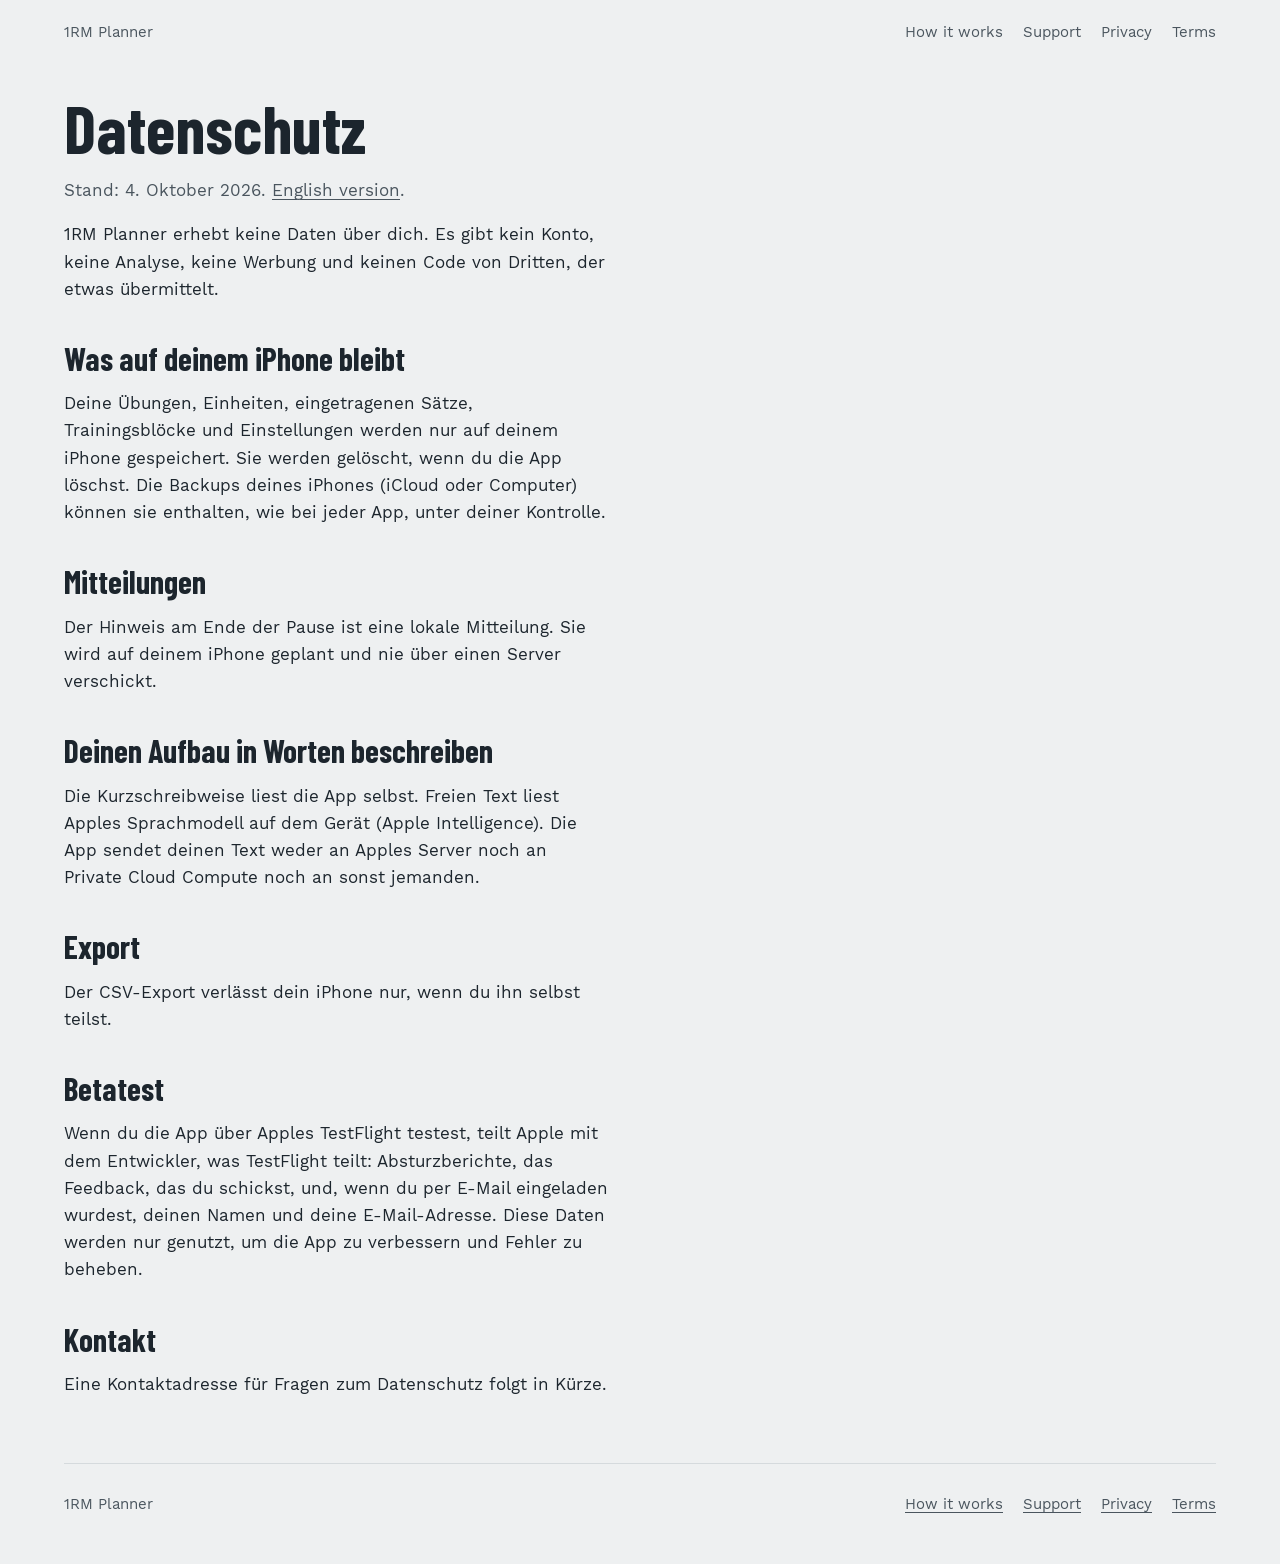
<file: 1rm/privacy-de.html>
<!DOCTYPE html>
<html lang="de">
<head>
  <meta charset="utf-8">
  <meta name="viewport" content="width=device-width, initial-scale=1">
  <title>Datenschutz: 1RM Planner</title>
  <meta name="description" content="1RM Planner collects no data. Everything stays on your iPhone.">
  <meta name="color-scheme" content="light dark">
  <meta name="robots" content="noindex">
  <link rel="stylesheet" href="style.css">
</head>
<body>
  <div class="wrap">
    <header class="top">
      <a href="index.html">1RM Planner</a>
      <nav aria-label="1RM Planner">
        <a href="howto.html">How it works</a>
        <a href="support.html">Support</a>
        <a href="privacy.html" >Privacy</a>
        <a href="terms.html">Terms</a>
      </nav>
    </header>
    <main class="page">
      <h1>Datenschutz</h1>
      <p class="updated">Stand: 4. Oktober 2026. <a href="privacy.html">English version</a>.</p>
      <p>1RM Planner erhebt keine Daten über dich. Es gibt kein Konto, keine Analyse, keine Werbung und keinen Code von Dritten, der etwas übermittelt.</p>

      <h2>Was auf deinem iPhone bleibt</h2>
      <p>Deine Übungen, Einheiten, eingetragenen Sätze, Trainingsblöcke und Einstellungen werden nur auf deinem iPhone gespeichert. Sie werden gelöscht, wenn du die App löschst. Die Backups deines iPhones (iCloud oder Computer) können sie enthalten, wie bei jeder App, unter deiner Kontrolle.</p>

      <h2>Mitteilungen</h2>
      <p>Der Hinweis am Ende der Pause ist eine lokale Mitteilung. Sie wird auf deinem iPhone geplant und nie über einen Server verschickt.</p>

      <h2>Deinen Aufbau in Worten beschreiben</h2>
      <p>Die Kurzschreibweise liest die App selbst. Freien Text liest Apples Sprachmodell auf dem Gerät (Apple Intelligence). Die App sendet deinen Text weder an Apples Server noch an Private Cloud Compute noch an sonst jemanden.</p>

      <h2>Export</h2>
      <p>Der CSV-Export verlässt dein iPhone nur, wenn du ihn selbst teilst.</p>

      <h2>Betatest</h2>
      <p>Wenn du die App über Apples TestFlight testest, teilt Apple mit dem Entwickler, was TestFlight teilt: Absturzberichte, das Feedback, das du schickst, und, wenn du per E-Mail eingeladen wurdest, deinen Namen und deine E-Mail-Adresse. Diese Daten werden nur genutzt, um die App zu verbessern und Fehler zu beheben.</p>

      <h2>Kontakt</h2>
      <p>Eine Kontaktadresse für Fragen zum Datenschutz folgt in Kürze.</p>

    </main>
    <footer>
      <span>1RM Planner</span>
      <nav aria-label="More">
        <a href="howto.html">How it works</a>
        <a href="support.html">Support</a>
        <a href="privacy.html" >Privacy</a>
        <a href="terms.html">Terms</a>
      </nav>
    </footer>
  </div>
  <script>
    // The address is assembled in the browser, so it isn't sitting in the page source for spam bots.
    document.querySelectorAll("a.mail").forEach(function (a) {
      var address = a.dataset.user + "@" + a.dataset.domain;
      a.href = "mailto:" + address;
      a.textContent = address;
    });
  </script>
</body>
</html>
</file>
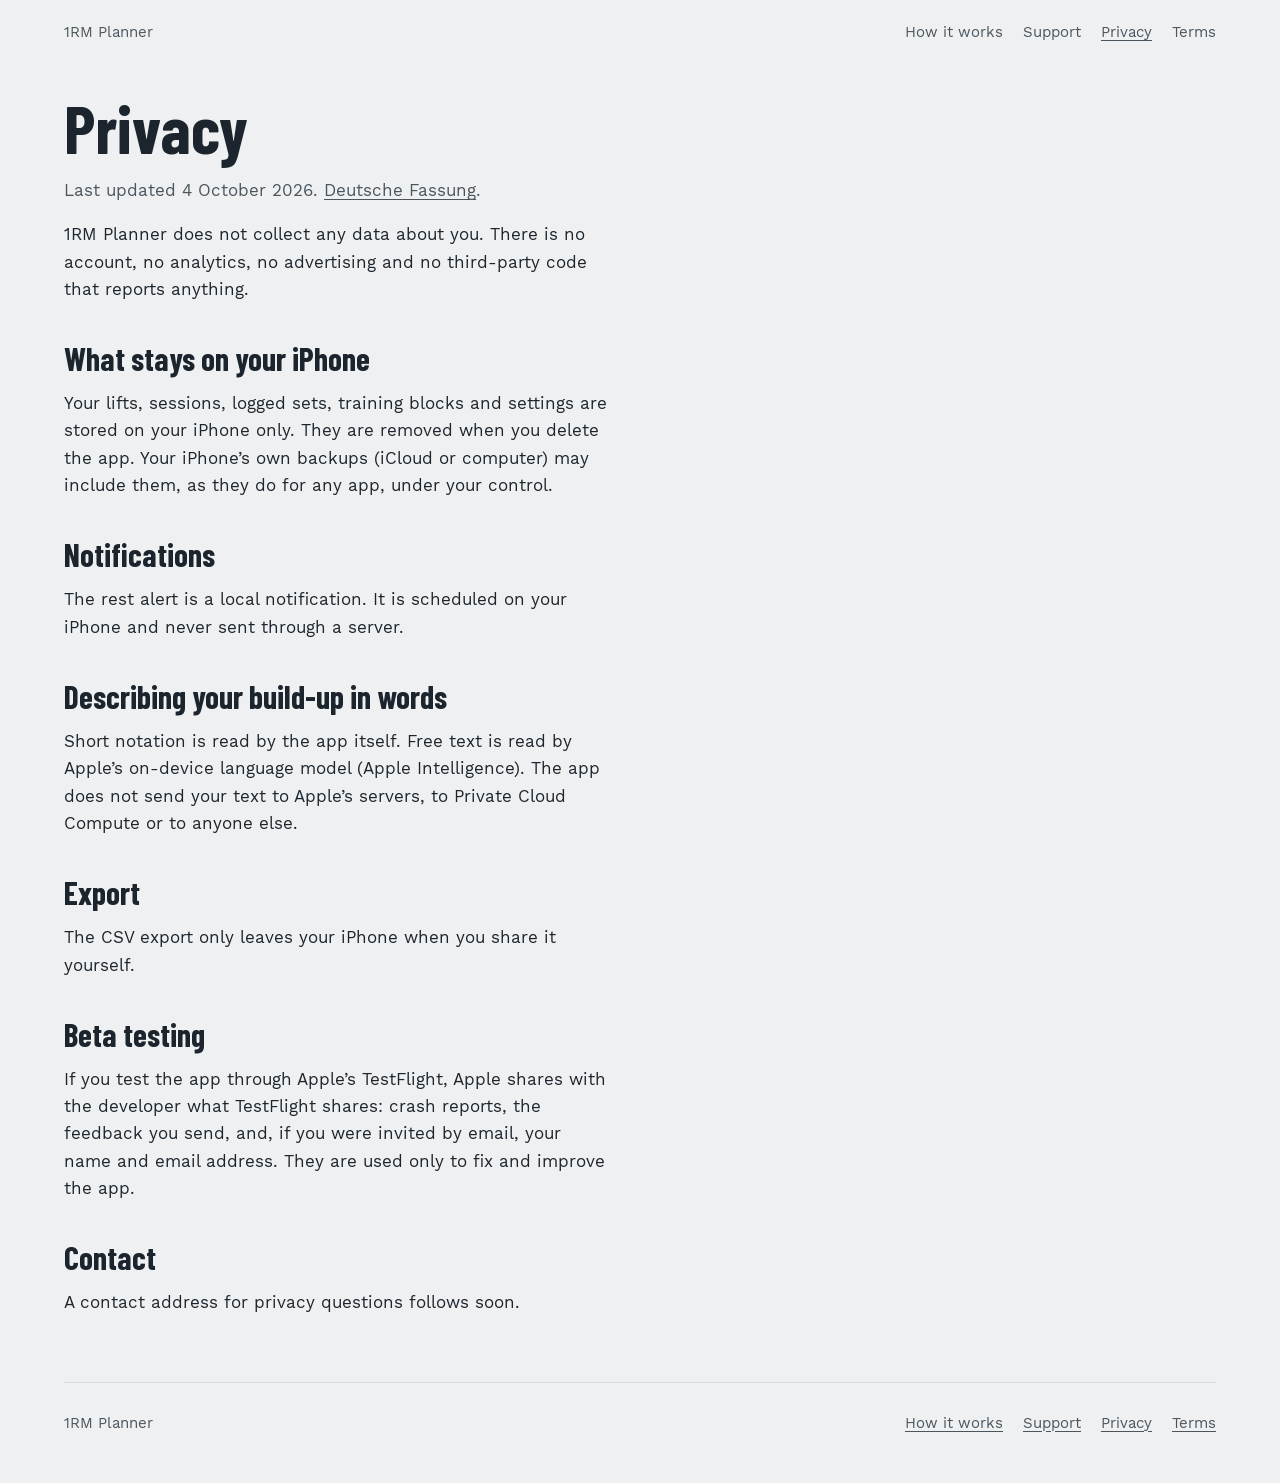
<file: 1rm/privacy.html>
<!DOCTYPE html>
<html lang="en">
<head>
  <meta charset="utf-8">
  <meta name="viewport" content="width=device-width, initial-scale=1">
  <title>Privacy: 1RM Planner</title>
  <meta name="description" content="1RM Planner collects no data. Everything stays on your iPhone.">
  <meta name="color-scheme" content="light dark">
  <meta name="robots" content="noindex">
  <link rel="stylesheet" href="style.css">
</head>
<body>
  <div class="wrap">
    <header class="top">
      <a href="index.html">1RM Planner</a>
      <nav aria-label="1RM Planner">
        <a href="howto.html">How it works</a>
        <a href="support.html">Support</a>
        <a href="privacy.html" aria-current="page">Privacy</a>
        <a href="terms.html">Terms</a>
      </nav>
    </header>
    <main class="page">
      <h1>Privacy</h1>
      <p class="updated">Last updated 4 October 2026. <a href="privacy-de.html">Deutsche Fassung</a>.</p>
      <p>1RM Planner does not collect any data about you. There is no account, no analytics, no advertising and no third-party code that reports anything.</p>

      <h2>What stays on your iPhone</h2>
      <p>Your lifts, sessions, logged sets, training blocks and settings are stored on your iPhone only. They are removed when you delete the app. Your iPhone&#8217;s own backups (iCloud or computer) may include them, as they do for any app, under your control.</p>

      <h2>Notifications</h2>
      <p>The rest alert is a local notification. It is scheduled on your iPhone and never sent through a server.</p>

      <h2>Describing your build-up in words</h2>
      <p>Short notation is read by the app itself. Free text is read by Apple&#8217;s on-device language model (Apple Intelligence). The app does not send your text to Apple&#8217;s servers, to Private Cloud Compute or to anyone else.</p>

      <h2>Export</h2>
      <p>The CSV export only leaves your iPhone when you share it yourself.</p>

      <h2>Beta testing</h2>
      <p>If you test the app through Apple&#8217;s TestFlight, Apple shares with the developer what TestFlight shares: crash reports, the feedback you send, and, if you were invited by email, your name and email address. They are used only to fix and improve the app.</p>

      <h2>Contact</h2>
      <p>A contact address for privacy questions follows soon.</p>

    </main>
    <footer>
      <span>1RM Planner</span>
      <nav aria-label="More">
        <a href="howto.html">How it works</a>
        <a href="support.html">Support</a>
        <a href="privacy.html" aria-current="page">Privacy</a>
        <a href="terms.html">Terms</a>
      </nav>
    </footer>
  </div>
  <script>
    // The address is assembled in the browser, so it isn't sitting in the page source for spam bots.
    document.querySelectorAll("a.mail").forEach(function (a) {
      var address = a.dataset.user + "@" + a.dataset.domain;
      a.href = "mailto:" + address;
      a.textContent = address;
    });
  </script>
</body>
</html>
</file>
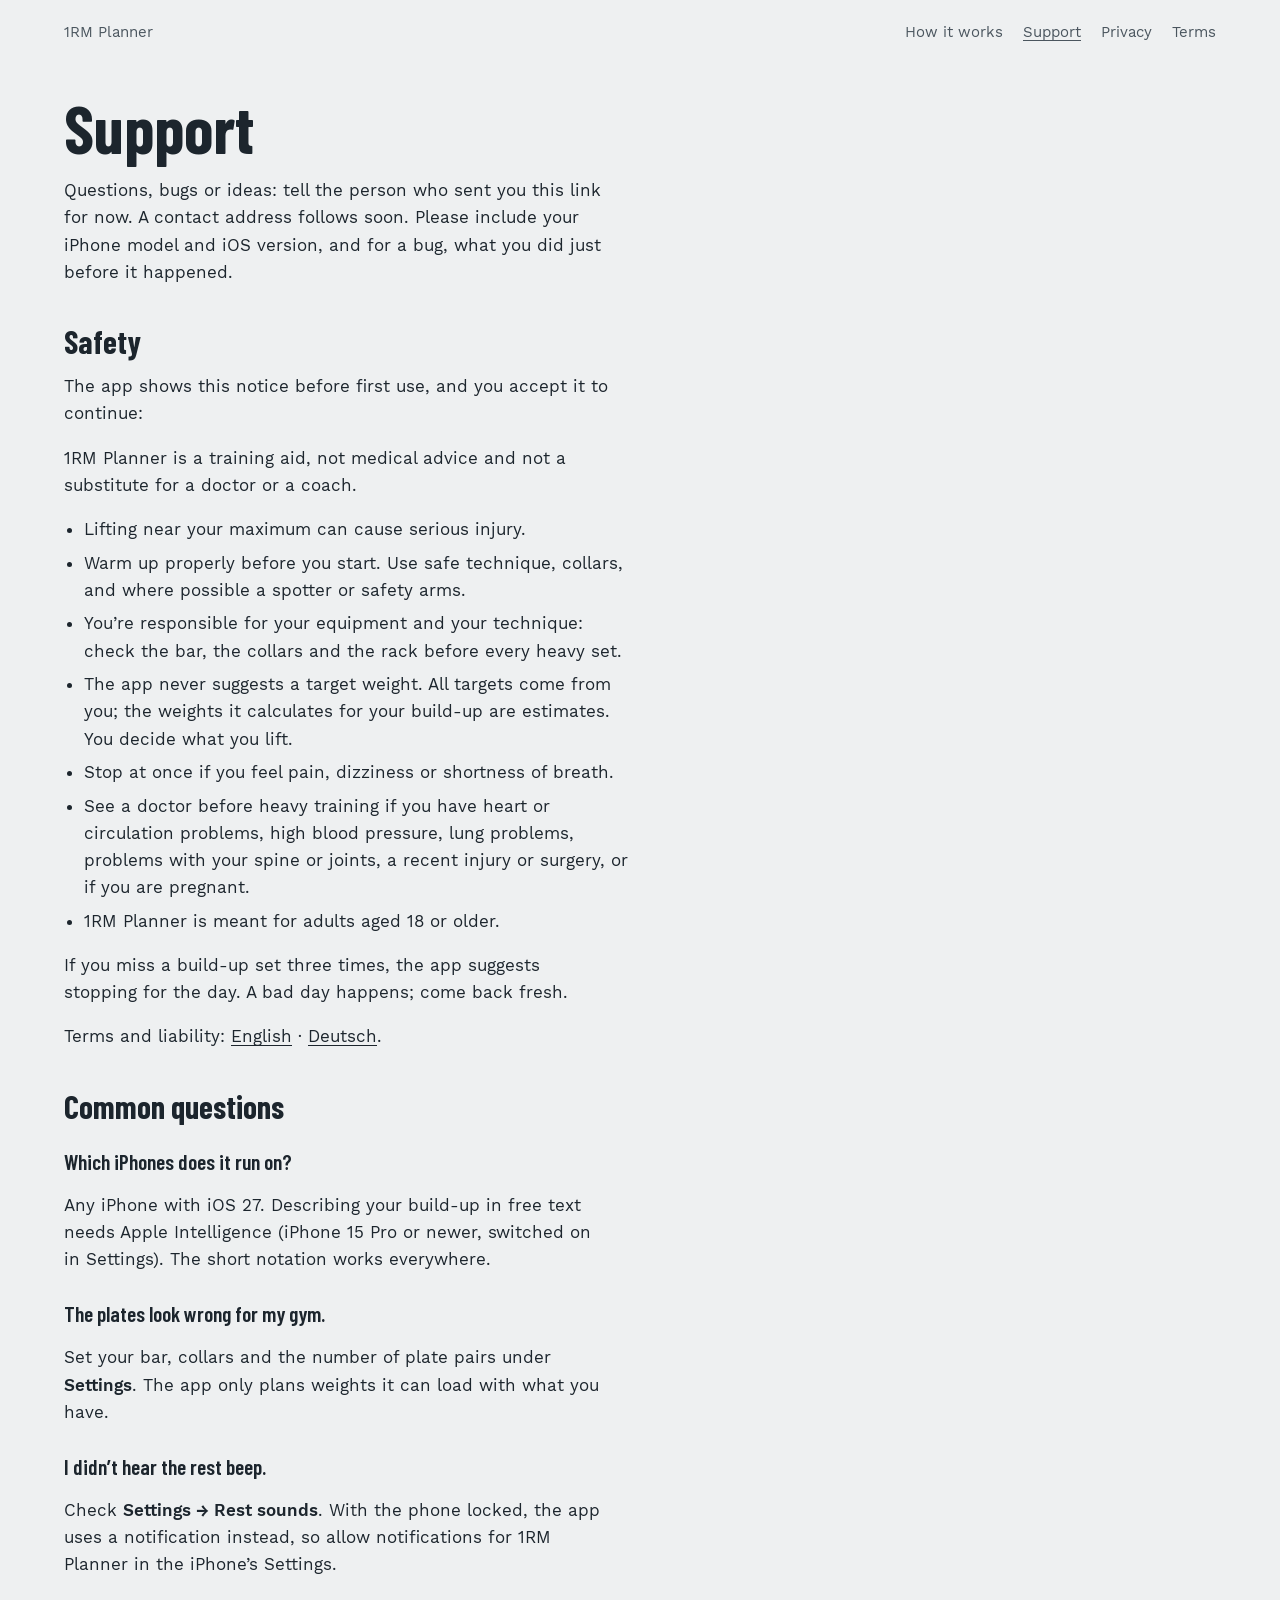
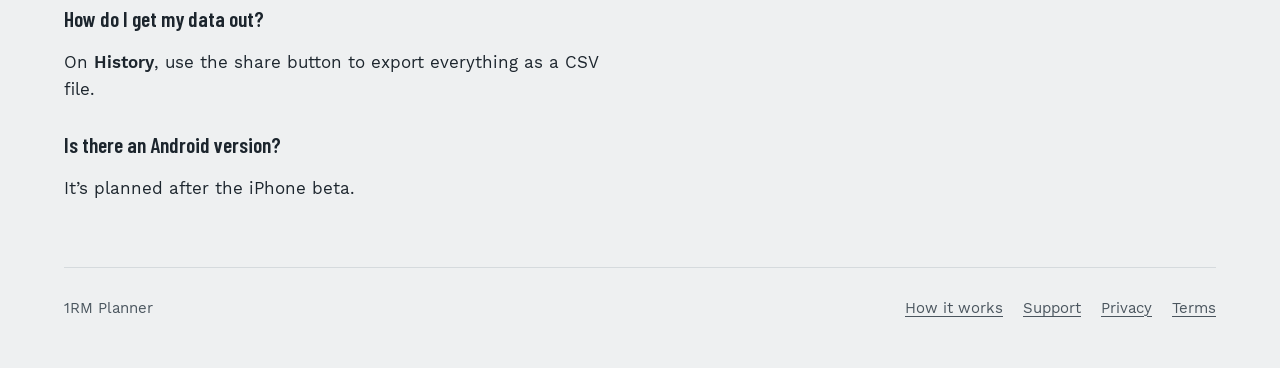
<file: 1rm/support.html>
<!DOCTYPE html>
<html lang="en">
<head>
  <meta charset="utf-8">
  <meta name="viewport" content="width=device-width, initial-scale=1">
  <title>Support: 1RM Planner</title>
  <meta name="description" content="Help and contact for 1RM Planner.">
  <meta name="color-scheme" content="light dark">
  <meta name="robots" content="noindex">
  <link rel="stylesheet" href="style.css">
</head>
<body>
  <div class="wrap">
    <header class="top">
      <a href="index.html">1RM Planner</a>
      <nav aria-label="1RM Planner">
        <a href="howto.html">How it works</a>
        <a href="support.html" aria-current="page">Support</a>
        <a href="privacy.html">Privacy</a>
        <a href="terms.html">Terms</a>
      </nav>
    </header>
    <main class="page">
      <h1>Support</h1>
      <p>Questions, bugs or ideas: tell the person who sent you this link for now. A contact address follows soon. Please include your iPhone model and iOS version, and for a bug, what you did just before it happened.</p>

      <h2>Safety</h2>
      <p>The app shows this notice before first use, and you accept it to continue:</p>
      <p>1RM Planner is a training aid, not medical advice and not a substitute for a doctor or a coach.</p>
      <ul>
        <li>Lifting near your maximum can cause serious injury.</li>
        <li>Warm up properly before you start. Use safe technique, collars, and where possible a spotter or safety arms.</li>
        <li>You&#8217;re responsible for your equipment and your technique: check the bar, the collars and the rack before every heavy set.</li>
        <li>The app never suggests a target weight. All targets come from you; the weights it calculates for your build-up are estimates. You decide what you lift.</li>
        <li>Stop at once if you feel pain, dizziness or shortness of breath.</li>
        <li>See a doctor before heavy training if you have heart or circulation problems, high blood pressure, lung problems, problems with your spine or joints, a recent injury or surgery, or if you are pregnant.</li>
        <li>1RM Planner is meant for adults aged 18 or older.</li>
      </ul>
      <p>If you miss a build-up set three times, the app suggests stopping for the day. A bad day happens; come back fresh.</p>
      <p>Terms and liability: <a href="terms.html">English</a> &#183; <a href="terms-de.html">Deutsch</a>.</p>

      <h2>Common questions</h2>
      <h3>Which iPhones does it run on?</h3>
      <p>Any iPhone with iOS 27. Describing your build-up in free text needs Apple Intelligence (iPhone 15 Pro or newer, switched on in Settings). The short notation works everywhere.</p>
      <h3>The plates look wrong for my gym.</h3>
      <p>Set your bar, collars and the number of plate pairs under <strong>Settings</strong>. The app only plans weights it can load with what you have.</p>
      <h3>I didn&#8217;t hear the rest beep.</h3>
      <p>Check <strong>Settings &#8594; Rest sounds</strong>. With the phone locked, the app uses a notification instead, so allow notifications for 1RM Planner in the iPhone&#8217;s Settings.</p>
      <h3>How do I get my data out?</h3>
      <p>On <strong>History</strong>, use the share button to export everything as a CSV file.</p>
      <h3>Is there an Android version?</h3>
      <p>It&#8217;s planned after the iPhone beta.</p>

    </main>
    <footer>
      <span>1RM Planner</span>
      <nav aria-label="More">
        <a href="howto.html">How it works</a>
        <a href="support.html" aria-current="page">Support</a>
        <a href="privacy.html">Privacy</a>
        <a href="terms.html">Terms</a>
      </nav>
    </footer>
  </div>
  <script>
    // The address is assembled in the browser, so it isn't sitting in the page source for spam bots.
    document.querySelectorAll("a.mail").forEach(function (a) {
      var address = a.dataset.user + "@" + a.dataset.domain;
      a.href = "mailto:" + address;
      a.textContent = address;
    });
  </script>
</body>
</html>
</file>
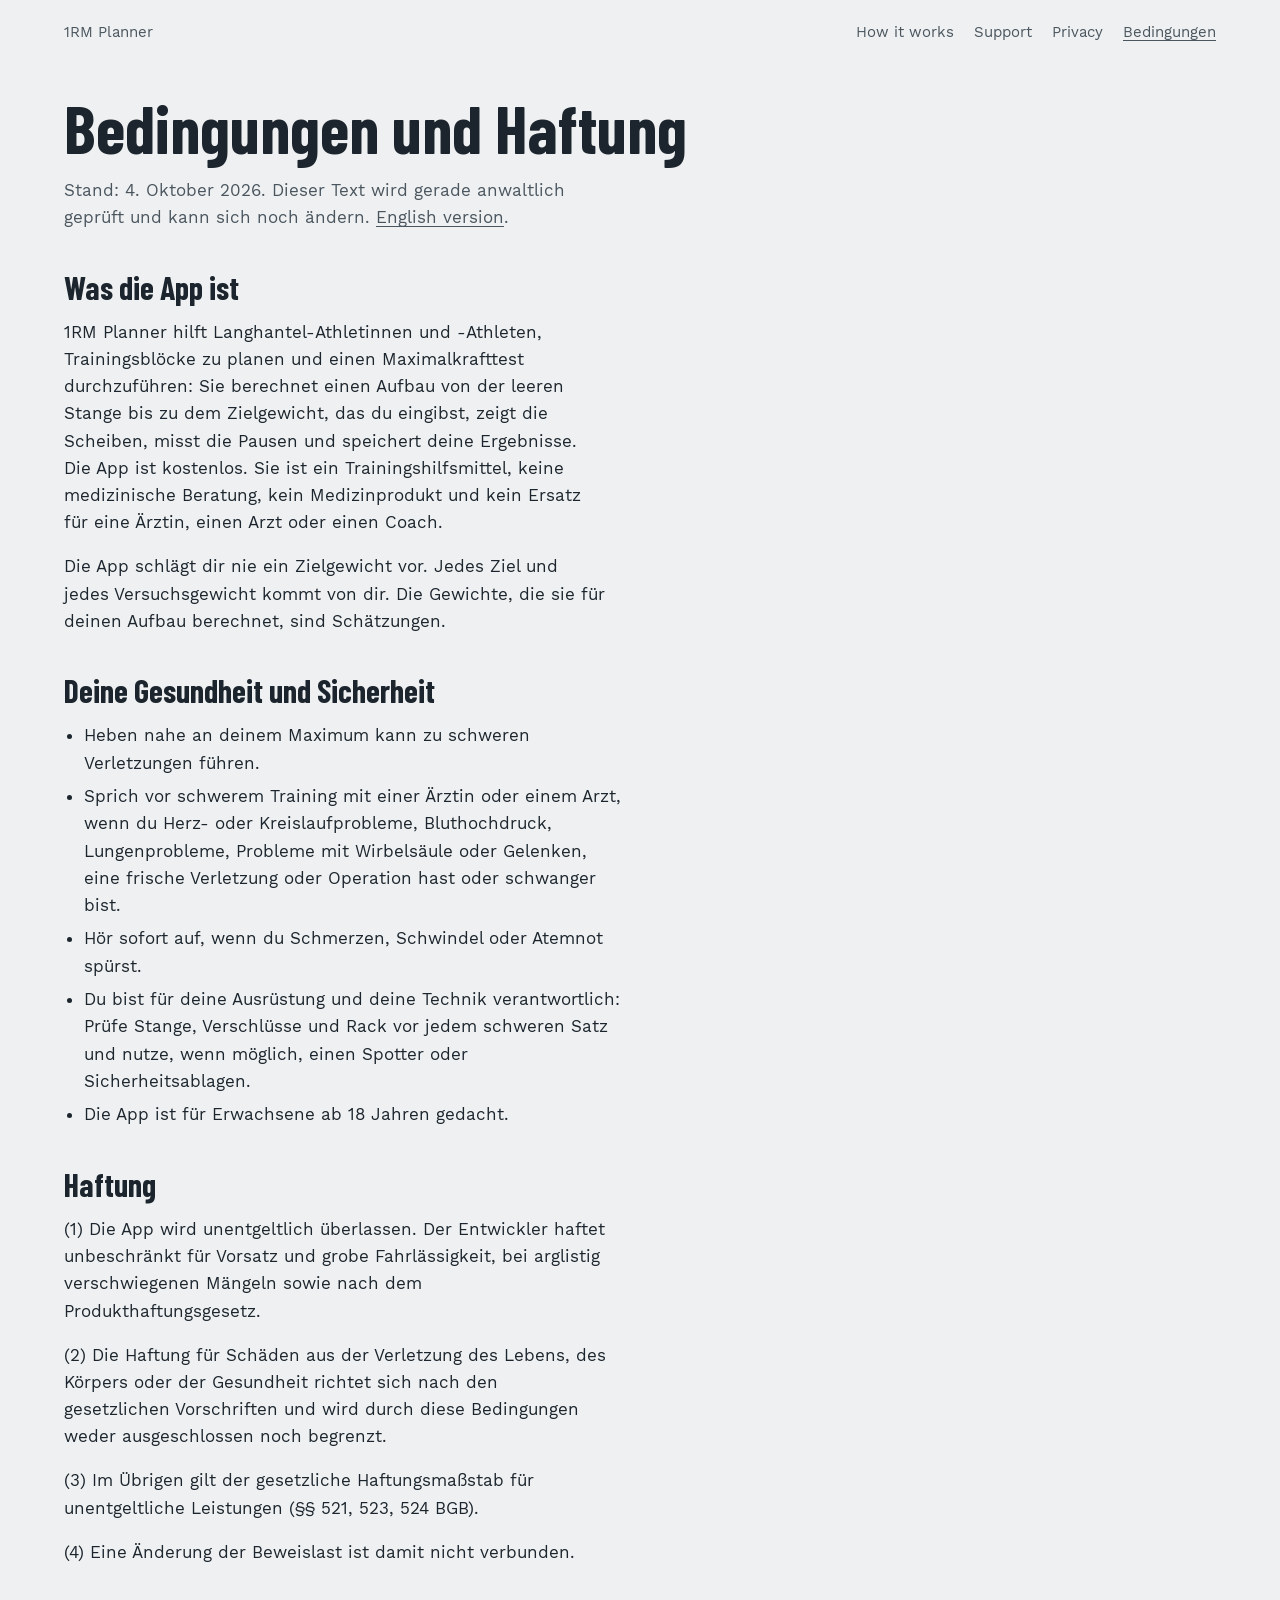
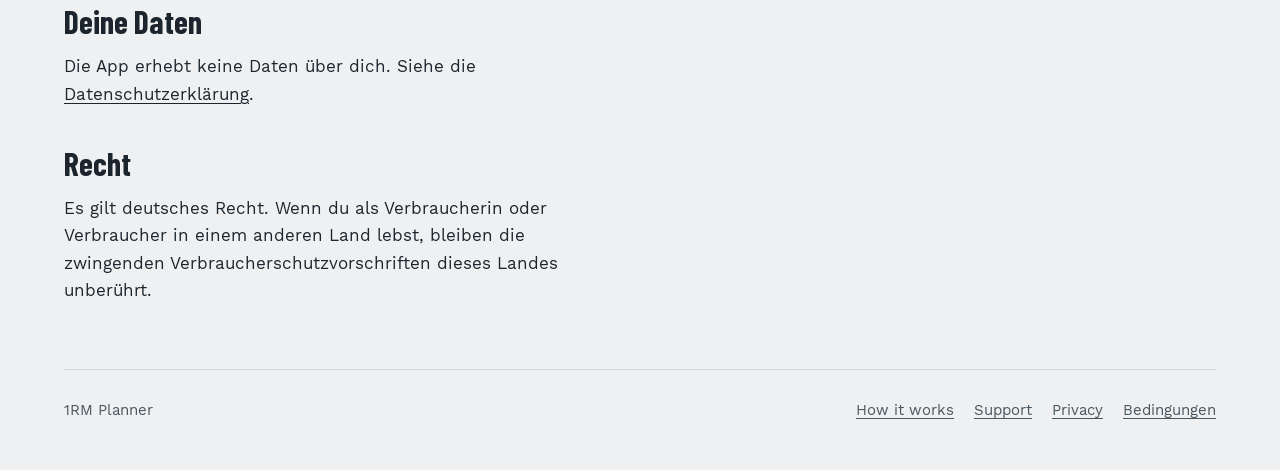
<file: 1rm/terms-de.html>
<!DOCTYPE html>
<html lang="de">
<head>
  <meta charset="utf-8">
  <meta name="viewport" content="width=device-width, initial-scale=1">
  <title>Bedingungen und Haftung: 1RM Planner</title>
  <meta name="description" content="Bedingungen, Sicherheit und Haftung für 1RM Planner.">
  <meta name="color-scheme" content="light dark">
  <meta name="robots" content="noindex">
  <link rel="stylesheet" href="style.css">
</head>
<body>
  <div class="wrap">
    <header class="top">
      <a href="index.html">1RM Planner</a>
      <nav aria-label="1RM Planner">
        <a href="howto.html">How it works</a>
        <a href="support.html">Support</a>
        <a href="privacy.html">Privacy</a>
        <a href="terms-de.html" aria-current="page">Bedingungen</a>
      </nav>
    </header>
    <main class="page">
      <h1>Bedingungen und Haftung</h1>
      <p class="updated">Stand: 4. Oktober 2026. Dieser Text wird gerade anwaltlich geprüft und kann sich noch ändern. <a href="terms.html">English version</a>.</p>

      <h2>Was die App ist</h2>
      <p>1RM Planner hilft Langhantel-Athletinnen und -Athleten, Trainingsblöcke zu planen und einen Maximalkrafttest durchzuführen: Sie berechnet einen Aufbau von der leeren Stange bis zu dem Zielgewicht, das du eingibst, zeigt die Scheiben, misst die Pausen und speichert deine Ergebnisse. Die App ist kostenlos. Sie ist ein Trainingshilfsmittel, keine medizinische Beratung, kein Medizinprodukt und kein Ersatz für eine Ärztin, einen Arzt oder einen Coach.</p>
      <p>Die App schlägt dir nie ein Zielgewicht vor. Jedes Ziel und jedes Versuchsgewicht kommt von dir. Die Gewichte, die sie für deinen Aufbau berechnet, sind Schätzungen.</p>

      <h2>Deine Gesundheit und Sicherheit</h2>
      <ul>
        <li>Heben nahe an deinem Maximum kann zu schweren Verletzungen führen.</li>
        <li>Sprich vor schwerem Training mit einer Ärztin oder einem Arzt, wenn du Herz- oder Kreislaufprobleme, Bluthochdruck, Lungenprobleme, Probleme mit Wirbelsäule oder Gelenken, eine frische Verletzung oder Operation hast oder schwanger bist.</li>
        <li>Hör sofort auf, wenn du Schmerzen, Schwindel oder Atemnot spürst.</li>
        <li>Du bist für deine Ausrüstung und deine Technik verantwortlich: Prüfe Stange, Verschlüsse und Rack vor jedem schweren Satz und nutze, wenn möglich, einen Spotter oder Sicherheitsablagen.</li>
        <li>Die App ist für Erwachsene ab 18 Jahren gedacht.</li>
      </ul>

      <h2>Haftung</h2>
      <p>(1) Die App wird unentgeltlich überlassen. Der Entwickler haftet unbeschränkt für Vorsatz und grobe Fahrlässigkeit, bei arglistig verschwiegenen Mängeln sowie nach dem Produkthaftungsgesetz.</p>
      <p>(2) Die Haftung für Schäden aus der Verletzung des Lebens, des Körpers oder der Gesundheit richtet sich nach den gesetzlichen Vorschriften und wird durch diese Bedingungen weder ausgeschlossen noch begrenzt.</p>
      <p>(3) Im Übrigen gilt der gesetzliche Haftungsmaßstab für unentgeltliche Leistungen (§§ 521, 523, 524 BGB).</p>
      <p>(4) Eine Änderung der Beweislast ist damit nicht verbunden.</p>

      <h2>Deine Daten</h2>
      <p>Die App erhebt keine Daten über dich. Siehe die <a href="privacy-de.html">Datenschutzerklärung</a>.</p>

      <h2>Recht</h2>
      <p>Es gilt deutsches Recht. Wenn du als Verbraucherin oder Verbraucher in einem anderen Land lebst, bleiben die zwingenden Verbraucherschutzvorschriften dieses Landes unberührt.</p>

    </main>
    <footer>
      <span>1RM Planner</span>
      <nav aria-label="Mehr">
        <a href="howto.html">How it works</a>
        <a href="support.html">Support</a>
        <a href="privacy.html">Privacy</a>
        <a href="terms-de.html" aria-current="page">Bedingungen</a>
      </nav>
    </footer>
  </div>
</body>
</html>
</file>
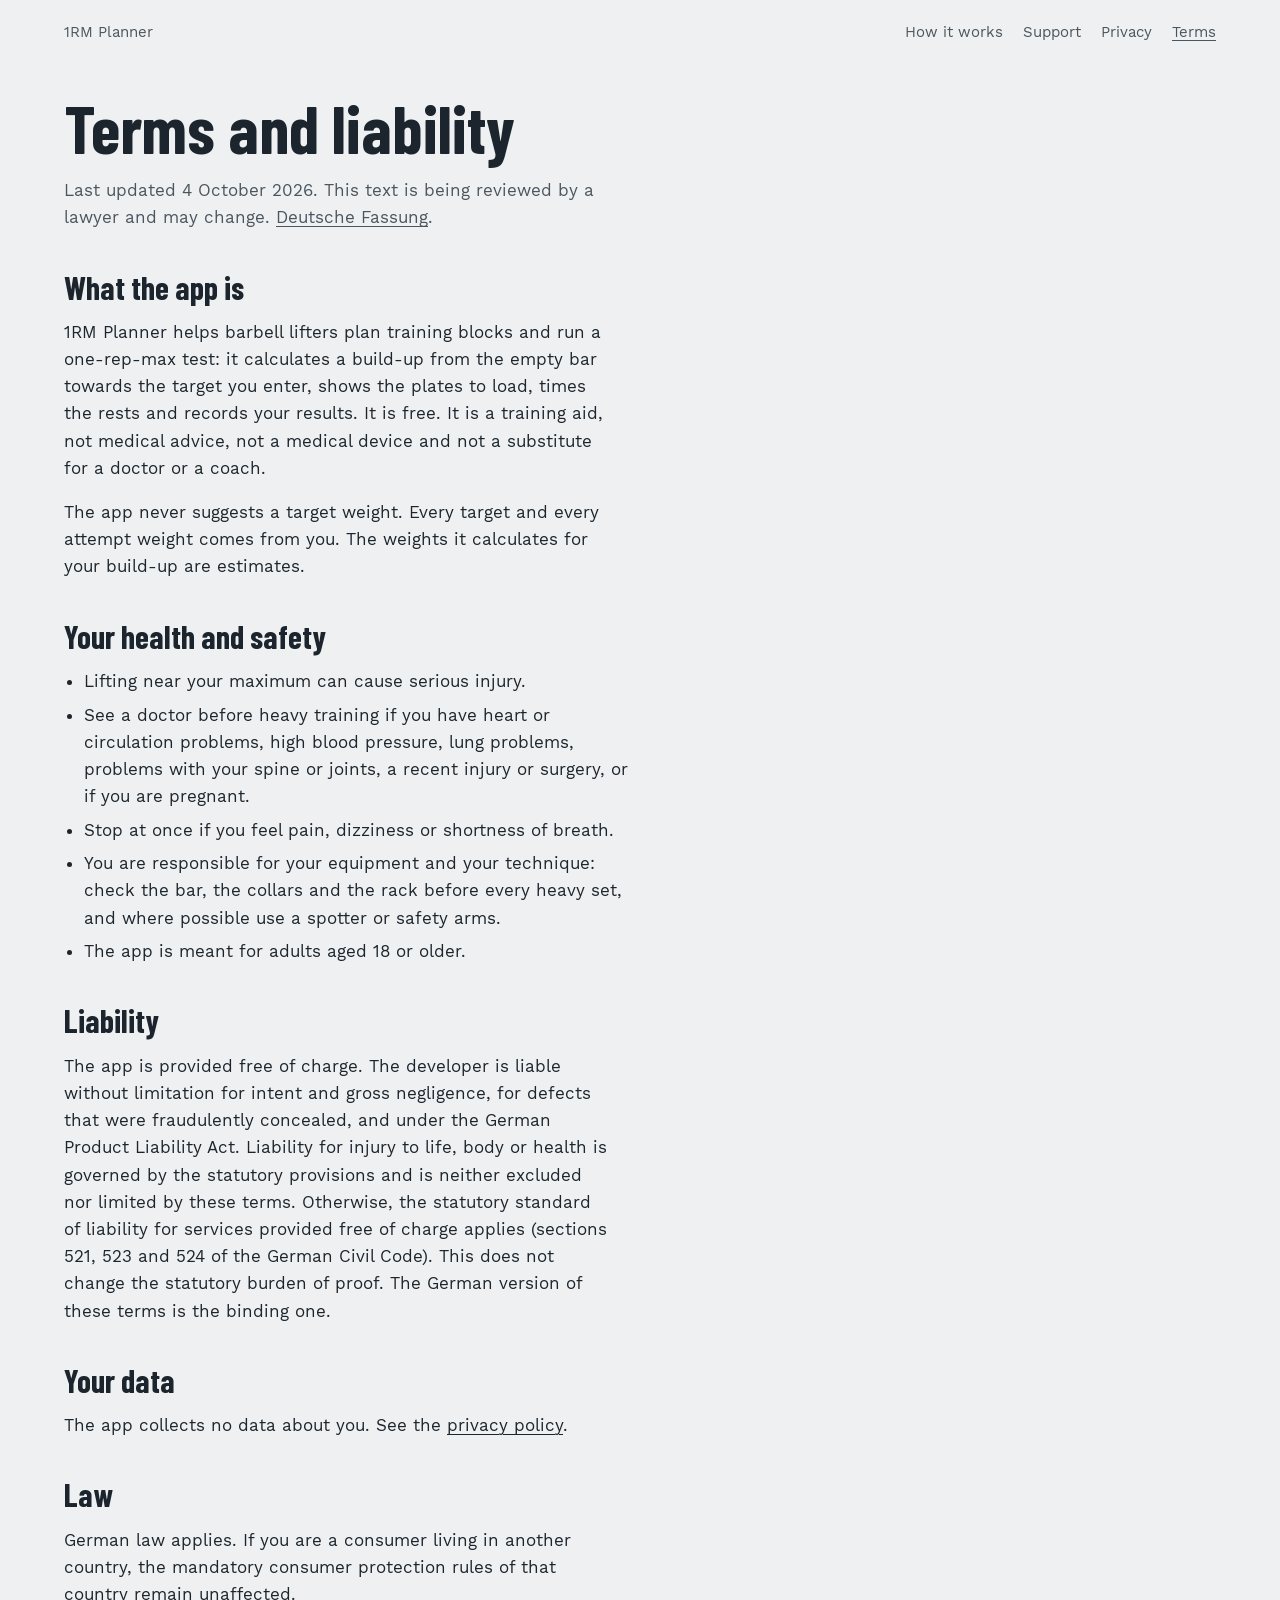
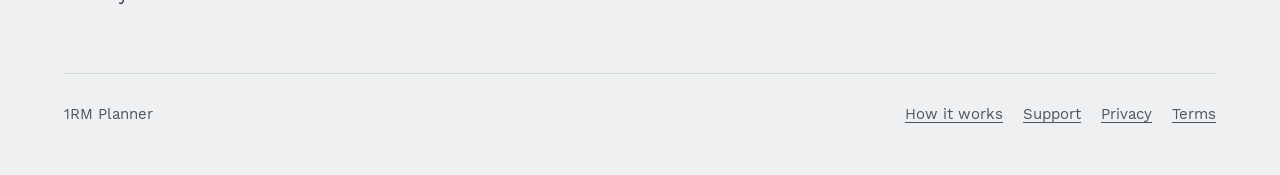
<file: 1rm/terms.html>
<!DOCTYPE html>
<html lang="en">
<head>
  <meta charset="utf-8">
  <meta name="viewport" content="width=device-width, initial-scale=1">
  <title>Terms and liability: 1RM Planner</title>
  <meta name="description" content="Terms, safety and liability for 1RM Planner.">
  <meta name="color-scheme" content="light dark">
  <meta name="robots" content="noindex">
  <link rel="stylesheet" href="style.css">
</head>
<body>
  <div class="wrap">
    <header class="top">
      <a href="index.html">1RM Planner</a>
      <nav aria-label="1RM Planner">
        <a href="howto.html">How it works</a>
        <a href="support.html">Support</a>
        <a href="privacy.html">Privacy</a>
        <a href="terms.html" aria-current="page">Terms</a>
      </nav>
    </header>
    <main class="page">
      <h1>Terms and liability</h1>
      <p class="updated">Last updated 4 October 2026. This text is being reviewed by a lawyer and may change. <a href="terms-de.html">Deutsche Fassung</a>.</p>

      <h2>What the app is</h2>
      <p>1RM Planner helps barbell lifters plan training blocks and run a one-rep-max test: it calculates a build-up from the empty bar towards the target you enter, shows the plates to load, times the rests and records your results. It is free. It is a training aid, not medical advice, not a medical device and not a substitute for a doctor or a coach.</p>
      <p>The app never suggests a target weight. Every target and every attempt weight comes from you. The weights it calculates for your build-up are estimates.</p>

      <h2>Your health and safety</h2>
      <ul>
        <li>Lifting near your maximum can cause serious injury.</li>
        <li>See a doctor before heavy training if you have heart or circulation problems, high blood pressure, lung problems, problems with your spine or joints, a recent injury or surgery, or if you are pregnant.</li>
        <li>Stop at once if you feel pain, dizziness or shortness of breath.</li>
        <li>You are responsible for your equipment and your technique: check the bar, the collars and the rack before every heavy set, and where possible use a spotter or safety arms.</li>
        <li>The app is meant for adults aged 18 or older.</li>
      </ul>

      <h2>Liability</h2>
      <p>The app is provided free of charge. The developer is liable without limitation for intent and gross negligence, for defects that were fraudulently concealed, and under the German Product Liability Act. Liability for injury to life, body or health is governed by the statutory provisions and is neither excluded nor limited by these terms. Otherwise, the statutory standard of liability for services provided free of charge applies (sections 521, 523 and 524 of the German Civil Code). This does not change the statutory burden of proof. The German version of these terms is the binding one.</p>

      <h2>Your data</h2>
      <p>The app collects no data about you. See the <a href="privacy.html">privacy policy</a>.</p>

      <h2>Law</h2>
      <p>German law applies. If you are a consumer living in another country, the mandatory consumer protection rules of that country remain unaffected.</p>

    </main>
    <footer>
      <span>1RM Planner</span>
      <nav aria-label="More">
        <a href="howto.html">How it works</a>
        <a href="support.html">Support</a>
        <a href="privacy.html">Privacy</a>
        <a href="terms.html" aria-current="page">Terms</a>
      </nav>
    </footer>
  </div>
</body>
</html>
</file>
<file: css/style.css>
/* Work Sans Font */
@font-face {
    font-family: 'Work Sans';
    src: url('../fonts/WorkSans-Light.woff2') format('woff2');
    font-weight: 300;
    font-style: normal;
    font-display: swap;
}

@font-face {
    font-family: 'Work Sans';
    src: url('../fonts/WorkSans-Regular.woff2') format('woff2');
    font-weight: 400;
    font-style: normal;
    font-display: swap;
}

@font-face {
    font-family: 'Work Sans';
    src: url('../fonts/WorkSans-Medium.woff2') format('woff2');
    font-weight: 500;
    font-style: normal;
    font-display: swap;
}

@font-face {
    font-family: 'Work Sans';
    src: url('../fonts/WorkSans-SemiBold.woff2') format('woff2');
    font-weight: 600;
    font-style: normal;
    font-display: swap;
}

@font-face {
    font-family: 'Work Sans';
    src: url('../fonts/WorkSans-Bold.woff2') format('woff2');
    font-weight: 700;
    font-style: normal;
    font-display: swap;
}

/* CSS Variables - Dark Theme */
:root {
    --color-primary: #60a5fa;
    --color-primary-dark: #93c5fd;
    --color-accent: #a78bfa;
    --color-text: #e5e7eb;
    --color-text-light: #9ca3af;
    --color-bg: #111827;
    --color-bg-alt: #1f2937;
    --color-border: #374151;
    --font-sans: 'Work Sans', -apple-system, BlinkMacSystemFont, 'Segoe UI', sans-serif;
    --font-serif: 'Work Sans', Georgia, serif;
    --max-width: 900px;
    --transition: 0.3s ease;
}

/* Reset and base styles */
*, *::before, *::after {
    box-sizing: border-box;
    margin: 0;
    padding: 0;
}

html {
    scroll-behavior: smooth;
}

body {
    font-family: var(--font-sans);
    font-size: 16px;
    line-height: 1.7;
    color: var(--color-text);
    background-color: var(--color-bg);
}

/* Typography */
h1, h2, h3, h4 {
    font-family: var(--font-serif);
    font-weight: 600;
    line-height: 1.3;
}

h1 { font-size: 2.5rem; }
h2 { font-size: 1.75rem; margin-bottom: 1.5rem; }
h3 { font-size: 1.25rem; margin-bottom: 0.75rem; }

p { margin-bottom: 1rem; }

a {
    color: var(--color-primary);
    text-decoration: none;
    transition: color var(--transition);
}

a:hover {
    color: var(--color-primary-dark);
}

/* Navigation */
.navbar {
    position: sticky;
    top: 0;
    background: rgba(17, 24, 39, 0.95);
    backdrop-filter: blur(10px);
    border-bottom: 1px solid var(--color-border);
    z-index: 100;
}

.nav-container {
    max-width: var(--max-width);
    margin: 0 auto;
    padding: 1rem 2rem;
    display: flex;
    justify-content: space-between;
    align-items: center;
}

.nav-brand {
    font-family: var(--font-serif);
    font-size: 1.5rem;
    font-weight: 700;
    color: var(--color-text);
    letter-spacing: -0.02em;
}

.nav-menu {
    display: flex;
    list-style: none;
    gap: 2rem;
}

.nav-link {
    color: var(--color-text-light);
    font-weight: 500;
    padding: 0.5rem 0;
    position: relative;
}

.nav-link::after {
    content: '';
    position: absolute;
    bottom: 0;
    left: 0;
    width: 0;
    height: 2px;
    background: var(--color-primary);
    transition: width var(--transition);
}

.nav-link:hover,
.nav-link.active {
    color: var(--color-text);
}

.nav-link:hover::after,
.nav-link.active::after {
    width: 100%;
}

.nav-toggle {
    display: none;
    flex-direction: column;
    gap: 5px;
    background: none;
    border: none;
    cursor: pointer;
    padding: 5px;
}

.nav-toggle span {
    width: 24px;
    height: 2px;
    background: var(--color-text);
    transition: var(--transition);
}

/* Main content */
.main-content {
    max-width: var(--max-width);
    margin: 0 auto;
    padding: 2rem;
}

/* Hero section */
.hero {
    padding: 4rem 0;
    border-bottom: 1px solid var(--color-border);
    margin-bottom: 3rem;
}

.hero-content {
    display: flex;
    align-items: center;
    gap: 3rem;
}

.hero-text {
    flex: 1;
}

.hero-text h1 {
    margin-bottom: 0.5rem;
    background: linear-gradient(135deg, var(--color-text) 0%, var(--color-primary) 100%);
    -webkit-background-clip: text;
    -webkit-text-fill-color: transparent;
    background-clip: text;
}

.subtitle {
    font-size: 1.25rem;
    color: var(--color-text-light);
    font-weight: 400;
}

.hero-tagline {
    font-size: 1rem;
    color: var(--color-text-light);
    margin-top: 0.5rem;
    font-style: italic;
}

.hero-image {
    flex-shrink: 0;
}

.profile-img {
    width: 200px;
    height: 200px;
    border-radius: 50%;
    object-fit: cover;
    border: 4px solid var(--color-border);
    box-shadow: 0 10px 40px rgba(0, 0, 0, 0.4);
    transition: transform var(--transition);
}

.profile-img:hover {
    transform: scale(1.02);
}

/* Page header */
.page-header {
    padding: 3rem 0;
    border-bottom: 1px solid var(--color-border);
    margin-bottom: 2rem;
}

.page-header h1 {
    background: linear-gradient(135deg, var(--color-text) 0%, var(--color-primary) 100%);
    -webkit-background-clip: text;
    -webkit-text-fill-color: transparent;
    background-clip: text;
}

.page-subtitle {
    color: var(--color-text-light);
    font-size: 1.1rem;
    margin-top: 0.5rem;
}

/* Sections */
.section {
    margin-bottom: 3rem;
}

/* Research content */
.research-intro {
    font-size: 1.1rem;
    margin-bottom: 2rem;
}

.highlight-box {
    background: linear-gradient(135deg, var(--color-bg-alt) 0%, rgba(96, 165, 250, 0.1) 100%);
    border-left: 4px solid var(--color-primary);
    padding: 1.5rem 2rem;
    border-radius: 0 8px 8px 0;
    margin-bottom: 2rem;
}

.highlight-box h3 {
    color: var(--color-primary-dark);
}

.research-areas ul {
    list-style: none;
    padding-left: 0;
}

.research-areas li {
    padding: 0.75rem 0;
    padding-left: 1.5rem;
    position: relative;
}

.research-areas li::before {
    content: '';
    position: absolute;
    left: 0;
    top: 1.1rem;
    width: 8px;
    height: 8px;
    background: var(--color-primary);
    border-radius: 50%;
}

/* Research Cards */
.research-cards {
    display: grid;
    grid-template-columns: repeat(auto-fit, minmax(280px, 1fr));
    gap: 1.5rem;
    margin-bottom: 2rem;
}

.research-cards.three-columns {
    grid-template-columns: repeat(3, 1fr);
}

@media (max-width: 900px) {
    .research-cards.three-columns {
        grid-template-columns: repeat(auto-fit, minmax(280px, 1fr));
    }
}

.research-card {
    background: var(--color-bg);
    border: 1px solid var(--color-border);
    border-radius: 12px;
    padding: 1.5rem;
    transition: all var(--transition);
}

.research-card.featured {
    border-top: 3px solid var(--color-primary);
}

.research-card:hover {
    transform: translateY(-4px);
    box-shadow: 0 8px 30px rgba(0, 0, 0, 0.3);
}

.card-icon {
    width: 48px;
    height: 48px;
    background: linear-gradient(135deg, rgba(96, 165, 250, 0.15) 0%, rgba(167, 139, 250, 0.15) 100%);
    border-radius: 10px;
    display: flex;
    align-items: center;
    justify-content: center;
    margin-bottom: 1rem;
    color: var(--color-primary);
}

.research-card h3 {
    color: var(--color-primary-dark);
    margin-bottom: 0.75rem;
}

.research-card p {
    color: var(--color-text-light);
    font-size: 0.95rem;
    line-height: 1.6;
}

.research-card strong {
    color: var(--color-text);
}

/* Tags */
.tags {
    display: flex;
    flex-wrap: wrap;
    gap: 0.75rem;
}

/* Grouped tag sets (Applied Expertise): a group heading following a tag row
   needs breathing room, since .tags has no bottom margin and h3 no top margin.
   Scoped to that adjacency, which occurs only in the grouped sections. */
.tags + h3 {
    margin-top: 2rem;
}

.tag {
    background: var(--color-bg-alt);
    color: var(--color-text-light);
    padding: 0.5rem 1rem;
    border-radius: 50px;
    font-size: 0.9rem;
    font-weight: 500;
    transition: all var(--transition);
}

.tag:hover {
    background: var(--color-primary);
    color: white;
    transform: translateY(-2px);
}

.tag.highlight-tag {
    background: linear-gradient(135deg, var(--color-primary) 0%, var(--color-accent) 100%);
    color: white;
    font-weight: 600;
}

.tag.highlight-tag:hover {
    transform: translateY(-2px);
    box-shadow: 0 4px 12px rgba(96, 165, 250, 0.3);
}

/* Button */
.btn {
    display: inline-block;
    background: var(--color-primary);
    color: white;
    padding: 0.75rem 1.5rem;
    border-radius: 8px;
    font-weight: 500;
    transition: all var(--transition);
    margin-top: 1rem;
}

.btn:hover {
    background: var(--color-primary-dark);
    color: var(--color-bg);
    transform: translateY(-2px);
    box-shadow: 0 4px 12px rgba(96, 165, 250, 0.3);
}

/* Publications */
.filter-controls {
    display: flex;
    gap: 1.5rem;
    margin-bottom: 2rem;
    flex-wrap: wrap;
    align-items: center;
}

.filter-controls label {
    font-weight: 500;
    color: var(--color-text-light);
}

.filter-controls select {
    padding: 0.5rem 1rem;
    border: 1px solid var(--color-border);
    border-radius: 6px;
    font-family: inherit;
    font-size: 0.95rem;
    background: var(--color-bg-alt);
    color: var(--color-text);
    cursor: pointer;
}

.publication-item {
    padding: 1.5rem 0;
    border-bottom: 1px solid var(--color-border);
    transition: background var(--transition);
}

.publication-item:hover {
    background: var(--color-bg-alt);
    margin: 0 -1rem;
    padding-left: 1rem;
    padding-right: 1rem;
    border-radius: 8px;
}

.publication-title {
    font-family: var(--font-serif);
    font-size: 1.1rem;
    font-weight: 600;
    color: var(--color-text);
    margin-bottom: 0.5rem;
}

.publication-authors {
    color: var(--color-text-light);
    margin-bottom: 0.25rem;
}

.publication-authors .highlight {
    color: var(--color-primary);
    font-weight: 500;
}

.publication-venue {
    font-style: italic;
    color: var(--color-text-light);
    margin-bottom: 0.5rem;
}

.publication-links {
    display: flex;
    gap: 1rem;
    margin-top: 0.75rem;
}

.publication-links a {
    font-size: 0.85rem;
    font-weight: 500;
    padding: 0.25rem 0.75rem;
    background: var(--color-bg-alt);
    border-radius: 4px;
    transition: all var(--transition);
}

.publication-links a:hover {
    background: var(--color-primary);
    color: white;
}

.publication-type {
    display: inline-block;
    font-size: 0.75rem;
    font-weight: 600;
    text-transform: uppercase;
    letter-spacing: 0.05em;
    color: var(--color-accent);
    background: rgba(167, 139, 250, 0.15);
    padding: 0.2rem 0.5rem;
    border-radius: 4px;
    margin-left: 0.5rem;
}

.year-heading {
    font-size: 1.5rem;
    color: var(--color-primary);
    margin-top: 2rem;
    margin-bottom: 1rem;
    padding-bottom: 0.5rem;
    border-bottom: 2px solid var(--color-primary);
}

/* CV Timeline */
.timeline {
    position: relative;
    padding-left: 2rem;
}

.timeline::before {
    content: '';
    position: absolute;
    left: 0;
    top: 0;
    bottom: 0;
    width: 2px;
    background: linear-gradient(180deg, var(--color-primary) 0%, var(--color-accent) 100%);
}

.timeline-item {
    position: relative;
    padding-bottom: 2rem;
}

.timeline-marker {
    position: absolute;
    left: -2rem;
    top: 0.3rem;
    width: 12px;
    height: 12px;
    background: var(--color-primary);
    border-radius: 50%;
    border: 3px solid var(--color-bg);
    box-shadow: 0 0 0 2px var(--color-primary);
}

.timeline-content h3 {
    margin-bottom: 0.25rem;
}

.institution {
    color: var(--color-primary);
    font-weight: 500;
    margin-bottom: 0.25rem;
}

.year {
    color: var(--color-text-light);
    font-size: 0.9rem;
    margin-bottom: 0.5rem;
}

.description {
    color: var(--color-text-light);
}

/* Workshop and committee lists */
.workshop-list,
.committee-list {
    list-style: none;
}

.workshop-list li,
.committee-list li {
    padding: 1rem 0;
    border-bottom: 1px solid var(--color-border);
}

.workshop-venue {
    display: block;
    color: var(--color-text-light);
    font-size: 0.9rem;
    margin-top: 0.25rem;
}

/* Editorial */
.editorial-item {
    margin-bottom: 1.5rem;
}

.editorial-item h3 {
    color: var(--color-primary);
}

/* Book section */
.book-item {
    display: flex;
    gap: 2rem;
    padding: 1.5rem;
    background: var(--color-bg-alt);
    border-radius: 12px;
    border: 1px solid var(--color-border);
}

.book-cover {
    flex-shrink: 0;
    color: var(--color-primary);
}

.book-details h3 {
    font-size: 1.1rem;
    margin-bottom: 0.5rem;
}

.book-meta {
    color: var(--color-text-light);
    font-size: 0.9rem;
    margin-bottom: 0.75rem;
}

.book-links {
    display: flex;
    gap: 0.75rem;
    margin-top: 1rem;
}

.btn-small {
    padding: 0.5rem 1rem;
    font-size: 0.85rem;
}

.btn-secondary {
    background: var(--color-bg);
    color: var(--color-primary);
    border: 1px solid var(--color-primary);
}

.btn-secondary:hover {
    background: var(--color-primary);
    color: white;
}

/* Loading state */
.loading {
    text-align: center;
    color: var(--color-text-light);
    padding: 2rem;
}

/* Footer */
.footer {
    background: var(--color-bg-alt);
    border-top: 1px solid var(--color-border);
    padding: 2rem;
    margin-top: 4rem;
}

.footer-content {
    max-width: var(--max-width);
    margin: 0 auto;
    display: flex;
    justify-content: space-between;
    align-items: center;
}

.footer-links {
    display: flex;
    gap: 1.5rem;
}

.footer-links a {
    color: var(--color-text-light);
    font-size: 0.9rem;
}

.footer-links a:hover {
    color: var(--color-primary);
}

/* Responsive */
@media (max-width: 768px) {
    .nav-menu {
        position: fixed;
        top: 60px;
        left: 0;
        right: 0;
        background: var(--color-bg);
        flex-direction: column;
        padding: 1rem 2rem;
        gap: 0;
        border-bottom: 1px solid var(--color-border);
        transform: translateY(-100%);
        opacity: 0;
        pointer-events: none;
        transition: all var(--transition);
    }

    .nav-menu.active {
        transform: translateY(0);
        opacity: 1;
        pointer-events: auto;
    }

    .nav-menu li {
        border-bottom: 1px solid var(--color-border);
    }

    .nav-link {
        display: block;
        padding: 1rem 0;
    }

    .nav-toggle {
        display: flex;
    }

    .hero-content {
        flex-direction: column-reverse;
        text-align: center;
    }

    .profile-img {
        width: 150px;
        height: 150px;
    }

    h1 { font-size: 2rem; }

    .main-content {
        padding: 1rem;
    }

    .filter-controls {
        flex-direction: column;
        align-items: flex-start;
    }

    .footer-content {
        flex-direction: column;
        gap: 1rem;
        text-align: center;
    }
}

/* Projects Grid */
.projects-grid {
    display: grid;
    grid-template-columns: repeat(auto-fit, minmax(320px, 1fr));
    gap: 2rem;
}

.project-card {
    background: var(--color-bg);
    border: 1px solid var(--color-border);
    border-radius: 12px;
    padding: 2rem;
    transition: all var(--transition);
    position: relative;
    overflow: hidden;
}

.project-card::before {
    content: '';
    position: absolute;
    top: 0;
    left: 0;
    right: 0;
    height: 4px;
    background: linear-gradient(90deg, var(--color-primary) 0%, var(--color-accent) 100%);
    opacity: 0;
    transition: opacity var(--transition);
}

.project-card:hover {
    transform: translateY(-4px);
    box-shadow: 0 12px 40px rgba(0, 0, 0, 0.4);
    border-color: var(--color-primary);
}

.project-card:hover::before {
    opacity: 1;
}

.project-icon {
    width: 64px;
    height: 64px;
    background: linear-gradient(135deg, var(--color-bg-alt) 0%, rgba(96, 165, 250, 0.15) 100%);
    border-radius: 12px;
    display: flex;
    align-items: center;
    justify-content: center;
    margin-bottom: 1.5rem;
    color: var(--color-primary);
}

.project-card h3 {
    font-size: 1.25rem;
    margin-bottom: 0.25rem;
}

.project-subtitle {
    color: var(--color-accent);
    font-size: 0.9rem;
    font-weight: 500;
    margin-bottom: 1rem;
}

.project-highlights {
    margin-top: 1.5rem;
    padding-top: 1.5rem;
    border-top: 1px solid var(--color-border);
}

.project-highlights h4 {
    font-size: 0.9rem;
    font-weight: 600;
    color: var(--color-text-light);
    text-transform: uppercase;
    letter-spacing: 0.05em;
    margin-bottom: 0.75rem;
}

.project-highlights ul {
    list-style: none;
    padding: 0;
}

.project-highlights li {
    padding: 0.4rem 0;
    padding-left: 1.25rem;
    position: relative;
    font-size: 0.9rem;
    color: var(--color-text-light);
}

.project-highlights li::before {
    content: '';
    position: absolute;
    left: 0;
    top: 0.75rem;
    width: 6px;
    height: 6px;
    background: var(--color-primary);
    border-radius: 50%;
}

.project-links {
    margin-top: 1.5rem;
    display: flex;
    gap: 1rem;
}

.project-link {
    font-size: 0.9rem;
    font-weight: 500;
    color: var(--color-primary);
    display: inline-flex;
    align-items: center;
    gap: 0.5rem;
}

.project-link:hover {
    color: var(--color-primary-dark);
}

.project-link::after {
    content: '→';
    transition: transform var(--transition);
}

.project-link:hover::after {
    transform: translateX(4px);
}

/* Animations */
@keyframes fadeIn {
    from { opacity: 0; transform: translateY(20px); }
    to { opacity: 1; transform: translateY(0); }
}

.publication-item {
    animation: fadeIn 0.5s ease forwards;
}

.section {
    animation: fadeIn 0.6s ease forwards;
}

.project-card {
    animation: fadeIn 0.5s ease forwards;
}

/* Publication Cards (Grid Layout) */
.publications-grid {
    display: grid;
    grid-template-columns: repeat(auto-fill, minmax(350px, 1fr));
    gap: 1.5rem;
    margin-top: 1rem;
}

.publication-card {
    background: var(--color-bg);
    border: 1px solid var(--color-border);
    border-radius: 12px;
    padding: 1.5rem;
    position: relative;
    transition: all var(--transition);
    animation: fadeIn 0.5s ease forwards;
}

.publication-card:hover {
    border-color: var(--color-primary);
    box-shadow: 0 4px 20px rgba(96, 165, 250, 0.15);
}

.publication-card.featured {
    border-left: 4px solid var(--color-primary);
    background: linear-gradient(135deg, rgba(96, 165, 250, 0.08) 0%, transparent 100%);
}

.publication-card h3 {
    font-size: 1.1rem;
    margin-bottom: 0.5rem;
    line-height: 1.4;
    padding-right: 3rem;
}

.pub-year {
    position: absolute;
    top: 1.5rem;
    right: 1.5rem;
    background: var(--color-bg-alt);
    color: var(--color-text-light);
    font-size: 0.85rem;
    font-weight: 600;
    padding: 0.25rem 0.5rem;
    border-radius: 4px;
}

.pub-authors {
    font-size: 0.9rem;
    color: var(--color-text-light);
    margin-bottom: 0.5rem;
}

.pub-authors .highlight {
    color: var(--color-primary);
    font-weight: 500;
}

.pub-venue {
    font-size: 0.85rem;
    color: var(--color-text-light);
    font-style: italic;
    margin-bottom: 1rem;
}

.pub-summary {
    font-size: 0.95rem;
    line-height: 1.6;
    margin-bottom: 1rem;
}

.pub-highlights {
    background: var(--color-bg-alt);
    border-radius: 8px;
    padding: 1rem;
    margin-bottom: 1rem;
}

.pub-highlights h4 {
    font-size: 0.85rem;
    font-weight: 600;
    color: var(--color-text);
    margin-bottom: 0.5rem;
    font-family: var(--font-sans);
}

.pub-highlights ul {
    list-style: none;
    padding: 0;
    margin: 0;
}

.pub-highlights li {
    font-size: 0.85rem;
    color: var(--color-text-light);
    padding-left: 1rem;
    position: relative;
    margin-bottom: 0.25rem;
}

.pub-highlights li::before {
    content: '•';
    position: absolute;
    left: 0;
    color: var(--color-primary);
}

.pub-links {
    display: flex;
    gap: 0.75rem;
    flex-wrap: wrap;
}

.pub-links a {
    font-size: 0.85rem;
    font-weight: 500;
    color: var(--color-primary);
    padding: 0.35rem 0.75rem;
    background: rgba(96, 165, 250, 0.15);
    border-radius: 4px;
    transition: all var(--transition);
}

.pub-links a:hover {
    background: rgba(96, 165, 250, 0.25);
    color: var(--color-primary-dark);
}

.section-title {
    font-size: 1.5rem;
    color: var(--color-text);
    border-bottom: 2px solid var(--color-border);
    padding-bottom: 0.5rem;
    margin-bottom: 1.5rem;
}

@media (max-width: 768px) {
    .publications-grid {
        grid-template-columns: 1fr;
    }

    .publication-card h3 {
        padding-right: 0;
        margin-top: 2rem;
    }

    .pub-year {
        position: static;
        display: inline-block;
        margin-bottom: 0.5rem;
    }
}
</file>
<file: 1rm/style.css>
/* 1RM Coach — product pages under /1rm/. Chalk and steel, with competition plate colours only where
   they mean plates. */

@font-face { font-family: "Barlow Condensed"; font-weight: 500; font-display: swap; src: url("fonts/BarlowCondensed-500.woff2") format("woff2"); }
@font-face { font-family: "Barlow Condensed"; font-weight: 600; font-display: swap; src: url("fonts/BarlowCondensed-600.woff2") format("woff2"); }
@font-face { font-family: "Barlow Condensed"; font-weight: 700; font-display: swap; src: url("fonts/BarlowCondensed-700.woff2") format("woff2"); }
@font-face { font-family: "Work Sans"; font-weight: 400; font-display: swap; src: url("fonts/WorkSans-Regular.woff2") format("woff2"); }
@font-face { font-family: "Work Sans"; font-weight: 500; font-display: swap; src: url("fonts/WorkSans-Medium.woff2") format("woff2"); }
@font-face { font-family: "Work Sans"; font-weight: 600; font-display: swap; src: url("fonts/WorkSans-SemiBold.woff2") format("woff2"); }

:root {
  --chalk: #eef0f1;
  --paper: #f8f9f9;
  --steel: #1c252d;
  --steel-soft: #4a555e;
  --bar: #8a949c;
  --rule: #d5dadd;
  --red: #d52b2b;
  --blue: #1f5fbf;
  --yellow: #f2c230;
  --green: #2f9a4c;
  --white-plate: #fbfbfa;
  --button-text: #ffffff;
  --display: "Barlow Condensed", "Arial Narrow", sans-serif;
  --text: "Work Sans", system-ui, sans-serif;
  --measure: 34rem;
}

@media (prefers-color-scheme: dark) {
  :root {
    --chalk: #151b20;
    --paper: #1b2228;
    --steel: #e7ebed;
    --steel-soft: #aab4bb;
    --bar: #6d7880;
    --rule: #2b343b;
    --white-plate: #dfe3e5;
  }
}

*, *::before, *::after { box-sizing: border-box; }

html { -webkit-text-size-adjust: 100%; }

body {
  margin: 0;
  background: var(--chalk);
  color: var(--steel);
  font: 400 1.0625rem/1.6 var(--text);
}

img { max-width: 100%; height: auto; display: block; }

a { color: inherit; text-underline-offset: 0.2em; text-decoration-thickness: 1px; }
a:hover { text-decoration-thickness: 2px; }
:focus-visible { outline: 3px solid var(--blue); outline-offset: 3px; border-radius: 2px; }

.wrap { width: min(72rem, 100% - 2rem); margin-inline: auto; }

/* Top line: back to the homepage, and the page links. */
.top {
  display: flex; flex-wrap: wrap; justify-content: space-between; align-items: baseline; gap: 0.5rem 1rem;
  padding: 1.25rem 0; font-size: 0.95rem; color: var(--steel-soft);
}
.top nav { display: flex; gap: 1.25rem; }
.top a { text-decoration: none; white-space: nowrap; }
.top a:hover, .top a[aria-current] { text-decoration: underline; }

/* Hero */
.hero {
  display: grid; grid-template-columns: minmax(0, 1fr) auto; gap: 3rem; align-items: center;
  padding: 2.5rem 0 3rem;
}
.hero h1 {
  font: 700 clamp(3.5rem, 11vw, 7.5rem)/0.88 var(--display);
  letter-spacing: -0.01em; margin: 0 0 1.25rem;
}
.hero p { max-width: var(--measure); font-size: 1.2rem; margin: 0 0 1.75rem; color: var(--steel-soft); }
.actions { display: flex; flex-wrap: wrap; gap: 1rem 1.5rem; align-items: center; }
.button {
  display: inline-block; padding: 0.8rem 1.4rem; border-radius: 0.4rem;
  background: var(--red); color: var(--button-text); text-decoration: none;
  font: 600 1.25rem/1 var(--display); letter-spacing: 0.02em;
}
.button:hover { background: #b82222; }

.phone {
  width: 15.5rem; border-radius: 2.2rem; padding: 0.45rem;
  background: #0d1216; box-shadow: 0 1.5rem 3rem -1.5rem rgba(28, 37, 45, 0.55);
}
.phone img { border-radius: 1.8rem; }

/* The ladder: today's build-up, from the empty bar to the attempt. Numbers grow with the weight. */
.ladder { border-block: 1px solid var(--rule); padding: 2.5rem 0 1.75rem; margin-bottom: 1rem; }
.ladder ol {
  list-style: none; margin: 0; padding: 0;
  display: flex; flex-wrap: wrap; align-items: flex-end; gap: 1.5rem 1.4rem;
}
.ladder li { display: flex; flex-direction: column; align-items: flex-start; gap: 0.6rem; }
.set { font: 600 calc(1.1rem + var(--w) * 2.6rem)/1 var(--display); white-space: nowrap; }
.set small { font-size: 0.5em; font-weight: 500; color: var(--steel-soft); margin-left: 0.15em; }
.ladder .attempt .set { color: var(--red); font-weight: 700; }
.ladder figcaption { margin-top: 1.5rem; color: var(--steel-soft); font-size: 0.95rem; max-width: var(--measure); }

/* One side of the bar: sleeve, then plates from the inside out. */
.plates { display: flex; align-items: center; gap: 2px; height: 3.2rem; }
.plates::before { content: ""; width: 0.35rem; height: 1.2rem; background: var(--bar); border-radius: 1px; }
.plates::after { content: ""; width: 1.4rem; height: 0.35rem; background: var(--bar); border-radius: 1px; }
.plates i { display: block; width: 0.5rem; border-radius: 2px; }
.p25 { height: 3.2rem; background: var(--red); }
.p20 { height: 2.9rem; background: var(--blue); }
.p15 { height: 2.5rem; background: var(--yellow); }
.p10 { height: 2.1rem; background: var(--green); }
.p5  { height: 1.6rem; background: var(--white-plate); box-shadow: inset 0 0 0 1px var(--bar); }
.p25s { height: 1.3rem; background: var(--red); }
.p2s  { height: 1.2rem; background: var(--blue); }
.p15s { height: 1.1rem; background: var(--yellow); }
.p1s  { height: 1rem; background: var(--green); }

@media (prefers-reduced-motion: no-preference) {
  .plates i { transform-origin: left center; animation: load 420ms ease-out both; animation-delay: calc(var(--step) * 90ms + 200ms); }
  @keyframes load { from { opacity: 0; transform: translateX(-0.6rem); } to { opacity: 1; transform: none; } }
}

/* Feature rows: text and screenshots side by side, alternating. */
.feature {
  display: grid; grid-template-columns: minmax(0, 1fr) minmax(0, 1fr); gap: 3rem; align-items: center;
  padding: 3.5rem 0; border-bottom: 1px solid var(--rule);
}
.feature.flip .copy { order: 2; }
.feature h2, .page h1, .page h2 { font: 700 clamp(2.2rem, 5vw, 3.2rem)/0.95 var(--display); margin: 0 0 1rem; }
.feature p { max-width: var(--measure); margin: 0 0 1rem; }
.feature .notation {
  font: 500 1.35rem/1.35 var(--display); background: var(--paper); border-left: 4px solid var(--blue);
  padding: 0.6rem 0.9rem; margin: 0 0 1rem; max-width: var(--measure); overflow-wrap: anywhere;
}
.shots { display: flex; justify-content: center; align-items: flex-start; gap: 1rem; }
.shots .phone { width: 12.5rem; }
.shots .phone:nth-child(2) { margin-top: 2.5rem; }

.quiet { padding: 3.5rem 0; display: grid; grid-template-columns: repeat(2, minmax(0, 1fr)); gap: 3rem; }
.quiet h2 { font: 700 2.2rem/1 var(--display); margin: 0 0 0.75rem; }
.quiet p { margin: 0 0 1rem; max-width: var(--measure); }

.placeholder { background: var(--yellow); color: #1c252d; padding: 0 0.25em; border-radius: 2px; }

footer {
  border-top: 1px solid var(--rule); padding: 1.75rem 0 3rem; color: var(--steel-soft); font-size: 0.95rem;
  display: flex; flex-wrap: wrap; justify-content: space-between; gap: 1rem;
}
footer nav { display: flex; flex-wrap: wrap; gap: 1.25rem; }

/* Text pages: privacy, support, how-to. */
.page { max-width: 42rem; padding: 2rem 0 3rem; }
.page h1 { font-size: clamp(2.8rem, 8vw, 4.2rem); }
.page h2 { font-size: 2rem; margin-top: 2.5rem; }
.page p, .page li { max-width: var(--measure); }
.page .updated { color: var(--steel-soft); }
.page h3 { font: 600 1.35rem/1.2 var(--display); margin: 1.75rem 0 0.4rem; }
.page ol, .page ul { padding-left: 1.25rem; }
.page li { margin-bottom: 0.4rem; }
.page code { font: 500 1.05em var(--display); background: var(--paper); padding: 0.05em 0.3em; border-radius: 3px; }
.page .notation { font: 500 1.3rem/1.35 var(--display); background: var(--paper); border-left: 4px solid var(--blue); padding: 0.6rem 0.9rem; overflow-wrap: anywhere; }

@media (max-width: 52rem) {
  .hero { grid-template-columns: 1fr; gap: 2rem; }
  .hero .phone { justify-self: center; }
  .feature { grid-template-columns: 1fr; gap: 2rem; }
  .feature.flip .copy { order: 0; }
  .quiet { grid-template-columns: 1fr; gap: 1.5rem; }
  .shots .phone { width: 9.5rem; }
}
@media (max-width: 26rem) {
  .shots .phone:nth-child(3) { display: none; }
  .top nav { gap: 0.9rem; }
}
</file>
